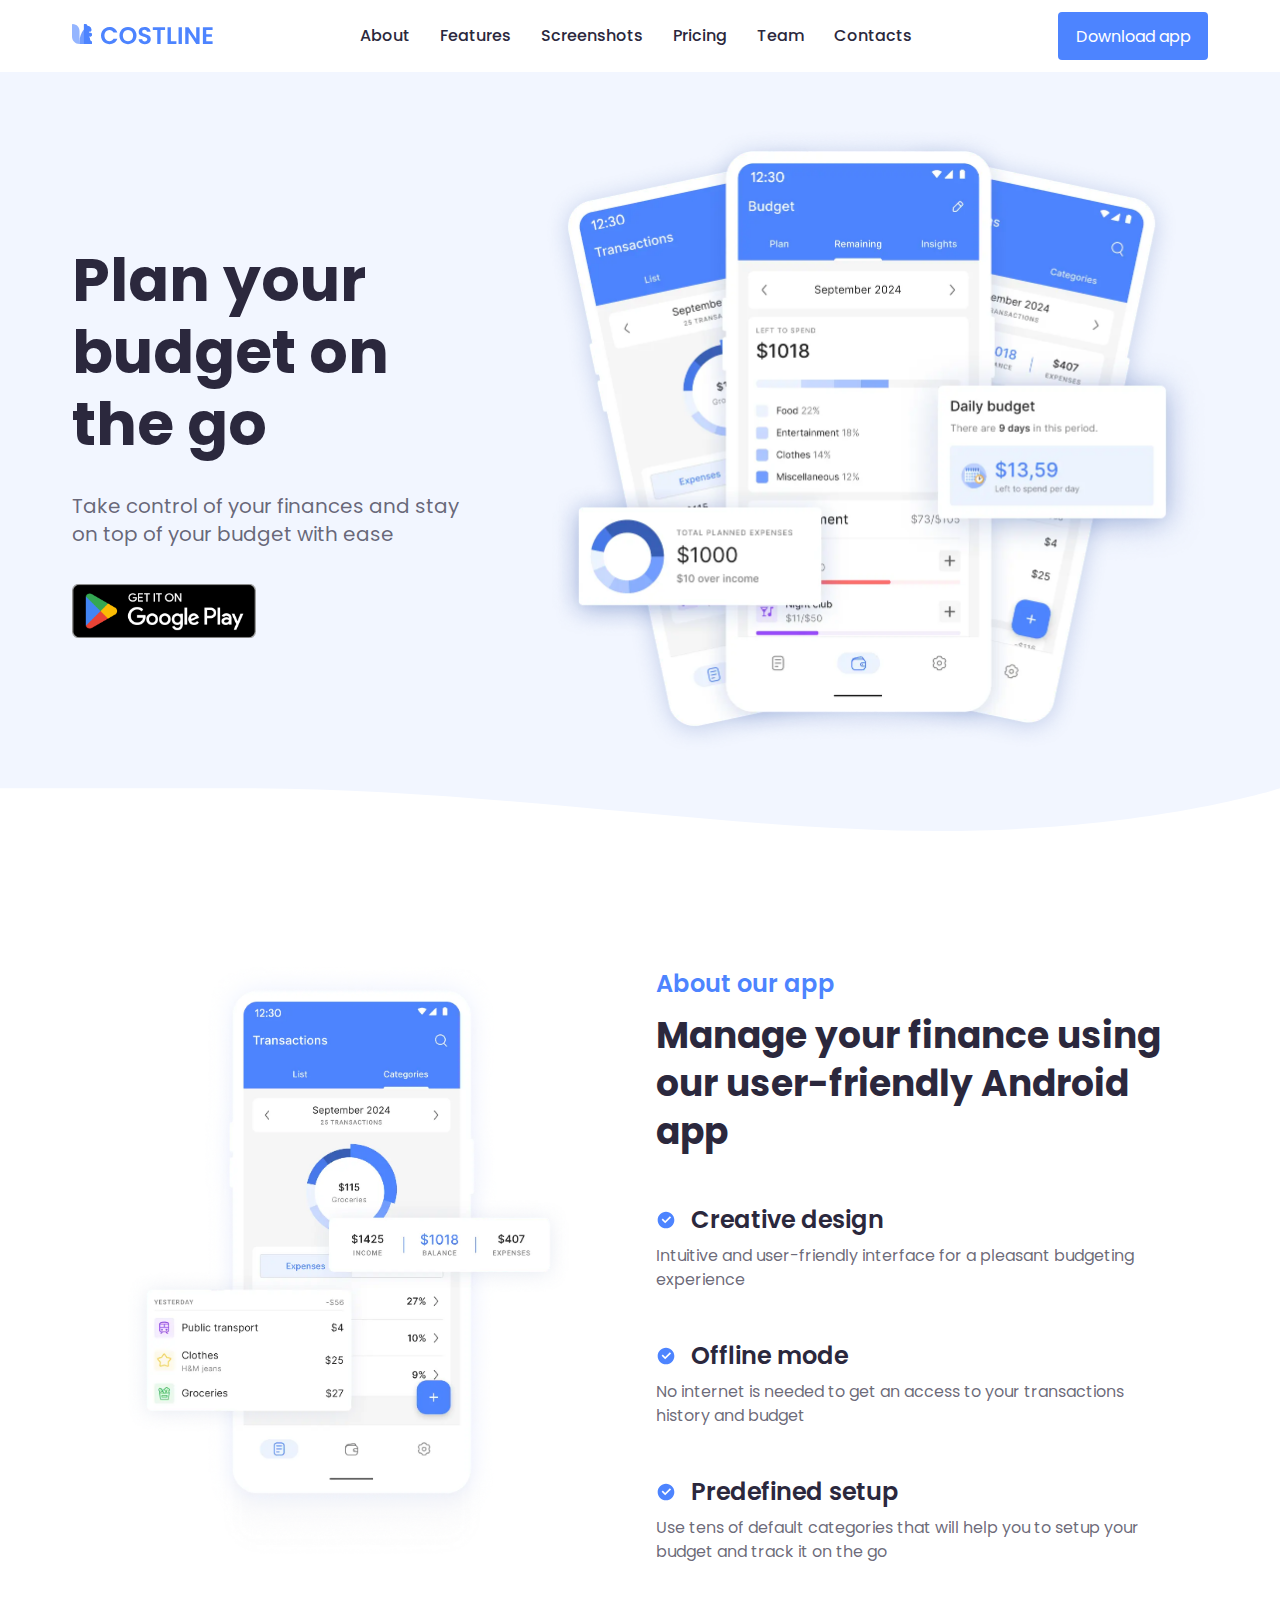
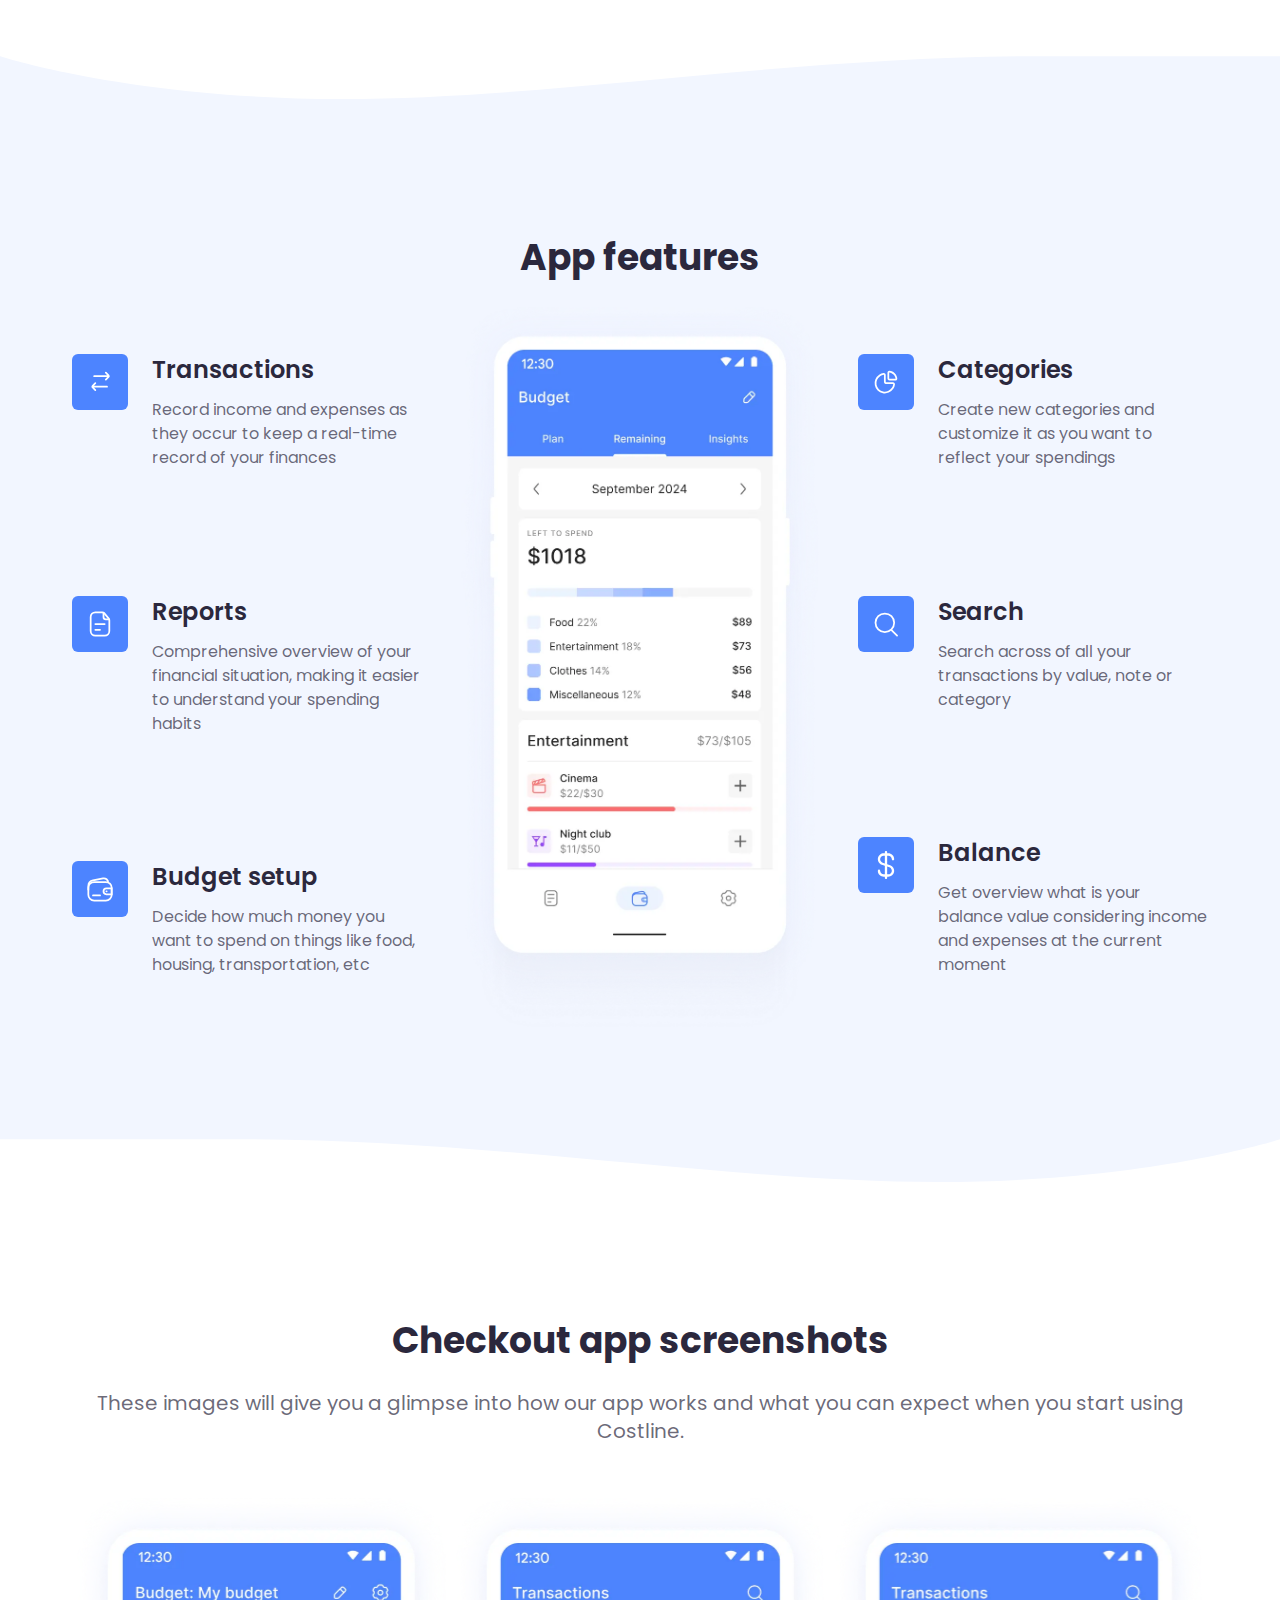
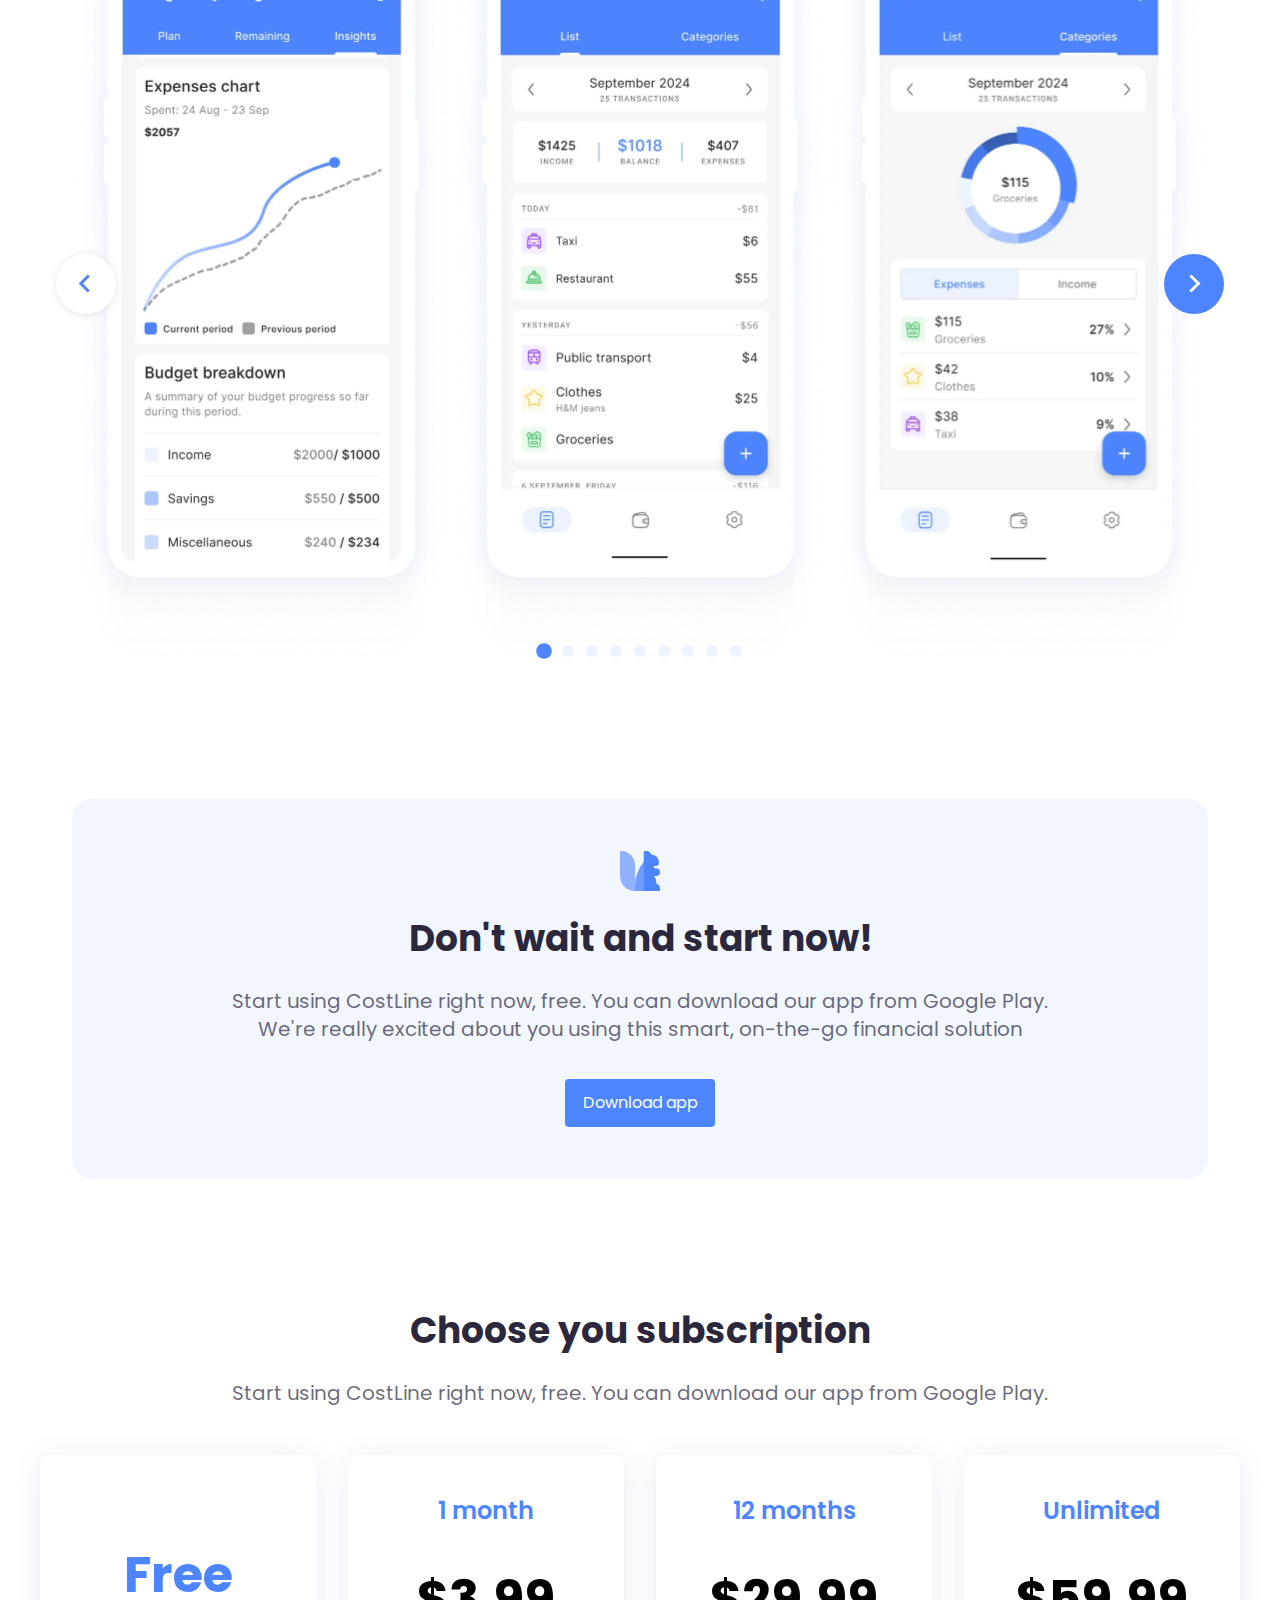
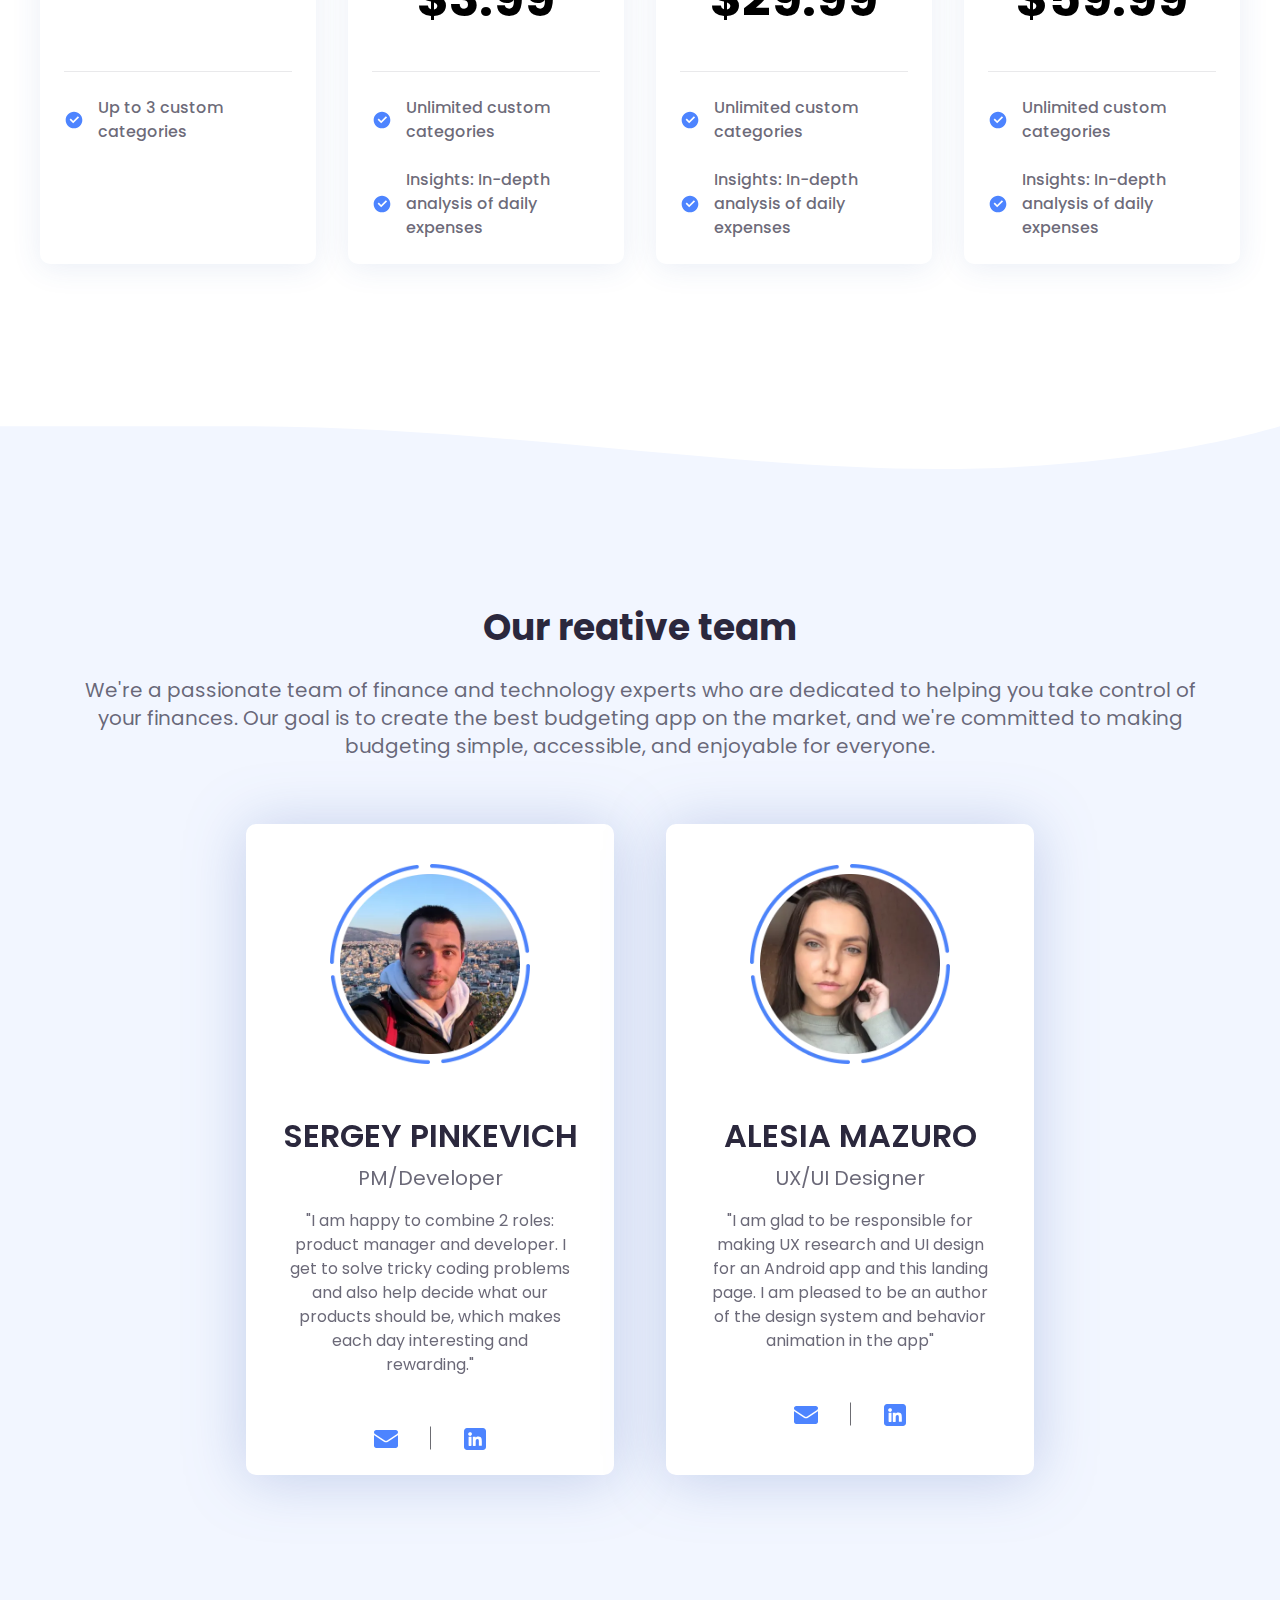
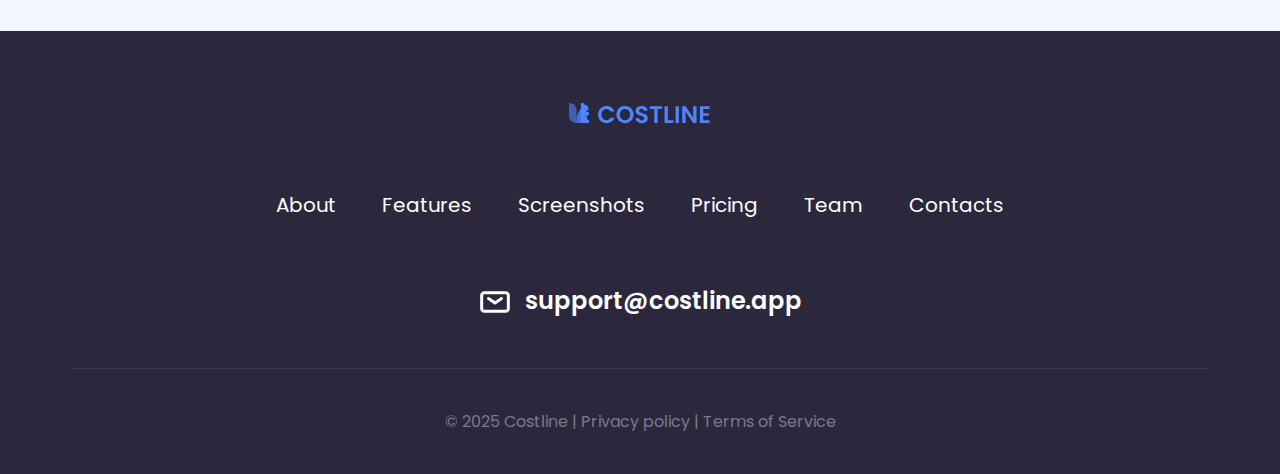
<file: index.html>
<!DOCTYPE html>
<html id="root">

<head>
    <meta charset="UTF-8">
    <meta http-equiv="X-UA-Compatible" content="IE=edge">
    <meta name="viewport" content="width=device-width, initial-scale=1.0">

    <title>Costline | Android app for budget tracking</title>
    <link rel="icon" type="image/x-icon" href="favicon.ico">

    <link rel="stylesheet" href="css/reset.css">
    <link rel="stylesheet" href="css/splide.min.css">
    <link rel="stylesheet" href="css/style.css">
</head>

<body>
    <!-- Navigation bar -->
    <nav class="navigation-block">
        <div class="navigation-block-content">
            <a href="#root" class="logo-container"></a>
            <div class="navigation-container">
                <a href="#about" class="navigation-link">About</a>
                <a href="#features" class="navigation-link">Features</a>
                <a href="#screenshot" class="navigation-link">Screenshots</a>
                <a href="#pricing" class="navigation-link">Pricing</a>
                <a href="#team" class="navigation-link">Team</a>
                <a href="#contacts" class="navigation-link">Contacts</a>
            </div>
            <a href="https://play.google.com/store/apps/details?id=app.costline&referrer=utm_source%3Dwebsite%26utm_medium%3Dnavigation_button"><button class="download-button">Download app</button></a>
            <a href="javascript:void(0);" id="open-menu" onclick="openMenu()">
                <img src="images/menu.svg" class="navigation-menu" alt="Open menu">
            </a>
        </div>
        <!-- Navigation menu for tablets and phones -->
        <div id="mobile-menu-block">
            <a href="javascript:void(0);" id="close-menu" onclick="closeMenu()" >
                <img src="images/close.svg" class="navigation-menu" alt="Close menu">
            </a>
            
            <a href="#about" class="mobile-navigation-link" onclick="closeMenu()">About</a>
            <a href="#features" class="mobile-navigation-link" onclick="closeMenu()">Features</a>
            <a href="#screenshot" class="mobile-navigation-link" onclick="closeMenu()">Screenshots</a>
            <a href="#pricing" class="mobile-navigation-link" onclick="closeMenu()">Pricing</a>
            <a href="#team" class="mobile-navigation-link" onclick="closeMenu()">Team</a>
            <a href="#contacts" class="mobile-navigation-link" onclick="closeMenu()">Contacts</a>

            <a href="mailto: support@costline.app" class="mobile-support-link">
                support@costline.app
            </a>
        </div>
    </nav>

    <!-- Main section -->
    <section class="main-section">
        <div class="main-block">
            <div class="main-block-text">
                <h1 class="main-block-title">Plan your budget on the go</h1>
                <span class="main-block-subtitle">Take control of your finances and stay on top of your budget with ease</span>
                <a href="https://play.google.com/store/apps/details?id=app.costline&referrer=utm_source%3Dwebsite%26utm_medium%3Dmain_section_button" class="main-block-button"></a>
            </div>
            <div class="main-block-image">
                <img src="images/main_illustration.webp" alt=""/>
            </div>
        </div>
    </section>
    
    <img src="images/wave.svg" alt=""/>

    <!-- About section -->
    <section class="about-section" id="about">
        <div class="about-block-text">
            <h3 class="primary-color">About our app</h3>
            <h2 class="about-block-text-title">Manage your finance using our user-friendly Android app</h2>
            <div class="about-block-text-advantage-block">
                <div class="about-block-text-advantage-title">
                    <img src="images/checkbox.svg" class="checkbox" alt="" />
                    <h3>Creative design</h3>
                </div>
                <p class="about-block-text-advantage-text">Intuitive and user-friendly interface for a pleasant budgeting experience</p>
            </div>
            <div class="about-block-text-advantage-block">
                <div class="about-block-text-advantage-title">
                    <img src="images/checkbox.svg" class="checkbox" alt="" />
                    <h3>Offline mode</h3>
                </div>
                <p class="about-block-text-advantage-text">No internet is needed to get an access to your transactions history and budget</p>
            </div>
            <div class="about-block-text-advantage-block">
                <div class="about-block-text-advantage-title">
                    <img src="images/checkbox.svg" class="checkbox" alt="" />
                    <h3>Predefined setup</h3>
                </div>
                <p class="about-block-text-advantage-text">Use tens of default categories that will help you to setup your budget and track it on the go</p>
            </div>
        </div>
        <div class="about-block-image"></div>
    </section>

    <div class="wave-block">
        <img src="images/wave_white.svg" class="features-block-wave" alt=""/>
    </div>

    <!-- Features section -->
    <section class="features-section" id="features">
        <div class="features-block">
            <h2>App features</h2>
            <div class="features-block-content">
                <div class="features-block-content-description">
                    <div class="features-block-description">
                        <div class="features-description-icon">
                            <img src="images/arrows.svg" class="features-description-image" alt="">
                        </div>
                        <div class="features-description-text-block">
                            <h3 class="features-description-title">Transactions</h3>
                            <p class="features-description-text">Record income and expenses as they occur to keep a real-time record of your finances</p>
                        </div>
                    </div>
                    <div class="features-block-description">
                        <div class="features-description-icon">
                            <img src="images/document.svg" class="features-description-image" alt="">
                        </div>
                        <div class="features-description-text-block">
                            <h3 class="features-description-title">Reports</h3>
                            <p class="features-description-text">Comprehensive overview of your financial situation, making it easier to understand your spending habits</p>
                        </div>
                    </div>
                    <div class="features-block-description">
                        <div class="features-description-icon">
                            <img src="images/wallet.svg" class="features-description-image" alt="">
                        </div>
                        <div class="features-description-text-block">
                            <h3 class="features-description-title">Budget setup</h3>
                            <p class="features-description-text">Decide how much money you want to spend on things like food, housing, transportation, etc</p>
                        </div>
                    </div>
                </div>
                
                <div class="features-block-image">
                    <img src="images/screenshot_4.webp"/>
                </div>

                <div class="features-block-content-description">
                    <div class="features-block-description">
                        <div class="features-description-icon">
                            <img src="images/graph.svg" class="features-description-image" alt="">
                        </div>
                        <div class="features-description-text-block">
                            <h3 class="features-description-title">Categories</h3>
                            <p class="features-description-text">Create new categories and customize it as you want to reflect your spendings</p>
                        </div>
                    </div>
                    <div class="features-block-description">
                        <div class="features-description-icon">
                            <img src="images/search.svg" class="features-description-image" alt="">
                        </div>
                        <div class="features-description-text-block">
                            <h3 class="features-description-title">Search</h3>
                            <p class="features-description-text">Search across of all your transactions by value, note or category</p>
                        </div>
                    </div>
                    <div class="features-block-description">
                        <div class="features-description-icon">
                            <img src="images/dollar.svg" class="features-description-image" alt="">
                        </div>
                        <div class="features-description-text-block">
                            <h3 class="features-description-title">Balance</h3>
                            <p class="features-description-text">Get overview what is your balance value considering income and expenses at the current moment</p>
                        </div>
                    </div>
                </div>
            </div>
        </div>
    </section>

    <img src="images/wave.svg"/>

    <!-- Screenshots section -->
    <section class="screenshot-section" id="screenshot">
        <h2 class="screenshot-title">Checkout app screenshots</h2> 
        <p class="screenshot-text">These images will give you a glimpse into how our app works and what you can expect when you start using Costline.</p>
    </section>

    <section id="screenshot-carousel" class="splide" aria-label="Screenshots">
        <div class="splide__arrows">
            <button class="splide__arrow splide__arrow--prev screenshot-arrow-prev">
                <svg xmlns="http://www.w3.org/2000/svg" viewBox="0 0 40 40" width="40" height="40" focusable="false"><path d="m15.5 0.932-4.3 4.38 14.5 14.6-14.5 14.5 4.3 4.4 14.6-14.6 4.4-4.3-4.4-4.4-14.6-14.6z" fill="#4D84FF"></path></svg>
            </button>
            <button class="splide__arrow splide__arrow--next screenshot-arrow-next">
                <svg xmlns="http://www.w3.org/2000/svg" viewBox="0 0 40 40" width="40" height="40" focusable="false"><path d="m15.5 0.932-4.3 4.38 14.5 14.6-14.5 14.5 4.3 4.4 14.6-14.6 4.4-4.3-4.4-4.4-14.6-14.6z" fill="#FFFFFF"></path></svg>
            </button>
        </div>

        <div class="splide__track">
              <ul class="splide__list">
                <li class="splide__slide">
                    <img src="images/screenshot_1.webp" class="screenshot-image" alt="">
                </li>
                <li class="splide__slide">
                    <img src="images/screenshot_2.webp" class="screenshot-image" alt="">
                </li>
                <li class="splide__slide">
                    <img src="images/screenshot_3.webp" class="screenshot-image" alt="">
                </li>
                <li class="splide__slide">
                    <img src="images/screenshot_4.webp" class="screenshot-image" alt="">
                </li>
                <li class="splide__slide">
                    <img src="images/screenshot_5.webp" class="screenshot-image" alt="">
                </li>
                <li class="splide__slide">
                    <img src="images/screenshot_6.webp" class="screenshot-image" alt="">
                </li>
                <li class="splide__slide">
                    <img src="images/screenshot_7.webp" class="screenshot-image" alt="">
                </li>
                <li class="splide__slide">
                    <img src="images/screenshot_8.webp" class="screenshot-image" alt="">
                </li>
                <li class="splide__slide">
                    <img src="images/screenshot_9.webp" class="screenshot-image" alt="">
                </li>
            </ul>
        </div>
    </section>

    <!-- Download section -->
    <section class="download-section">
        <div class="download-block">
            <img src="images/logo_icon.svg" class="logo-icon" alt="">
            <h2 class="download-title">Don't wait and start now!</h2>
            <p class="download-text">Start using CostLine right now, free. You can download our app from Google Play. We're really excited about you using this smart, on-the-go financial solution</p>
            <a href="https://play.google.com/store/apps/details?id=app.costline&referrer=utm_source%3Dwebsite%26utm_medium%3Ddownload_section_button"><button class="download-button download-section-button">Download app</button></a>
        </div>
    </section>

    <!-- Subscription section -->
    <section class="subscription-section" id="pricing">
        <div class="subscription-content">
            <h2 class="subscription-title">Choose you subscription</h2> 
            <p class="subscription-text">Start using CostLine right now, free. You can download our app from Google Play. </p>
            
            <div class="subscription-block">
                <div class="subscription-item">
                    <div class="subscription-item-price-free primary-color">Free</div>
                    <div class="subscription-item-features-block">
                        <div class="subscription-item-feature">
                            <img src="images/checkbox.svg" class="checkbox" alt="" />
                            <p class="subscription-feature-text">Up to 3 custom categories</p>
                        </div>
                    </div>
                </div>
                <div class="subscription-item">
                    <div class="subscription-item-period">1 month</div>
                    <div class="subscription-item-price">$3.99</div>
                    <div class="subscription-item-features-block">
                        <div class="subscription-item-feature">
                            <img src="images/checkbox.svg" class="checkbox" alt="" />
                            <p class="subscription-feature-text">Unlimited custom categories</p>
                        </div>
                        <div class="subscription-item-feature">
                            <img src="images/checkbox.svg" class="checkbox" alt="" />
                            <p class="subscription-feature-text">Insights: In-depth analysis of daily expenses</p>
                        </div>
                    </div>
                </div>
                <div class="subscription-item">
                    <div class="subscription-item-period">12 months</div>
                    <div class="subscription-item-price">$29.99</div>
                    <div class="subscription-item-features-block">
                        <div class="subscription-item-feature">
                            <img src="images/checkbox.svg" class="checkbox" alt="" />
                            <p class="subscription-feature-text">Unlimited custom categories</p>
                        </div>
                        <div class="subscription-item-feature">
                            <img src="images/checkbox.svg" class="checkbox" alt="" />
                            <p class="subscription-feature-text">Insights: In-depth analysis of daily expenses</p>
                        </div>
                    </div>
                </div>
                <div class="subscription-item">
                    <div class="subscription-item-period">Unlimited</div>
                    <div class="subscription-item-price">$59.99</div>
                    <div class="subscription-item-features-block">
                        <div class="subscription-item-feature">
                            <img src="images/checkbox.svg" class="checkbox" alt="" />
                            <p class="subscription-feature-text">Unlimited custom categories</p>
                        </div>
                        <div class="subscription-item-feature">
                            <img src="images/checkbox.svg" class="checkbox" alt="" />
                            <p class="subscription-feature-text">Insights: In-depth analysis of daily expenses</p>
                        </div>
                    </div>
                </div>
            </div>
        </div>
    </section>

    <div class="wave-block">
        <img src="images/wave_white.svg" class="team-block-wave"/>
    </div>

    <!-- Team section -->
    <section class="team-section" id="team">
        <div class="team-block">
            <h2>Our reative team</h2> 
            <p class="team-section-description">We're a passionate team of finance and technology experts who are dedicated to helping you take control of your finances. Our goal is to create the best budgeting app on the market, and we're committed to making budgeting simple, accessible, and enjoyable for everyone.</p>
            <div class="team-members">
                <div class="team-member-card">
                    <img src="images/avatar1.webp" class="team-member-image" alt="">
                    <p class="team-member-name">Sergey Pinkevich</p>
                    <p class="team-member-role">PM/Developer</p>
                    <p class="team-member-description">"I am happy to combine 2 roles: product manager and developer. I get to solve tricky coding problems and also help decide what our products should be, which makes each day interesting and rewarding."</p>
                    <div class="team-member-contacts">
                        <a href="mailto: sergeipinkevich163@gmail.com">
                            <img src="images/mail.svg" class="team-member-contact-icon" alt="Send email"/>
                        </a>
                        <img src="images/divider.svg" class="team-member-contact-icon-divider"/>
                        <a href="https://www.linkedin.com/in/sergey-pinkevich/" target="_blank">
                            <img src="images/linkedin.svg" class="team-member-contact-icon" alt="Open LinkedIn"/>
                        </a>
                    </div>
                </div>
                <div class="team-member-card">
                    <img src="images/avatar2.webp" class="team-member-image">
                    <p class="team-member-name">Alesia Mazuro</p>
                    <p class="team-member-role">UX/UI Designer</p>
                    <p class="team-member-description">"I am glad to be responsible for making UX research and UI design for an Android app and this landing page. I am pleased to be an author of the design system and behavior animation in the app"</p>
                    <div class="team-member-contacts">
                        <a href="mailto: alesik.mazuro@gmail.com">
                            <img src="images/mail.svg" class="team-member-contact-icon" alt="Send email"/>
                        </a>
                        <img src="images/divider.svg" class="team-member-contact-icon-divider" alt=""/>
                        <a href="https://www.linkedin.com/in/alesia-mazuro/" target="_blank">
                            <img src="images/linkedin.svg" class="team-member-contact-icon" alt="Open LinkedIn"/>
                        </a>
                    </div>
                </div>
            </div>
        </div>
    </section>

    <footer class="footer" id="contacts">
        <div class="footer-block">
            <div class="footer-content">
                <a href="#root" class="footer-logo"></a>
                <div class="footer-menu">
                    <a href="#about" class="footer-navigation-link">About</a>
                    <a href="#features" class="footer-navigation-link">Features</a>
                    <a href="#screenshot" class="footer-navigation-link">Screenshots</a>
                    <a href="#pricing" class="footer-navigation-link">Pricing</a>
                    <a href="#team" class="footer-navigation-link">Team</a>
                    <a href="#contacts" class="footer-navigation-link">Contacts</a>
                </div>
                <div class="footer-support-link">
                    <a href="mailto: support@costline.app" class="footer-support-link-text">
                        <svg width="32" height="32" viewBox="0 0 32 32" fill="none" xmlns="http://www.w3.org/2000/svg" class="footer-support-link-icon">
                            <path d="M9.5 12.5L16 17L22.5 12.5" stroke-width="3" stroke-linecap="round" stroke-linejoin="round"/>
                            <path d="M2.66669 22.6665V9.33317C2.66669 8.62593 2.94764 7.94765 3.44774 7.44755C3.94783 6.94746 4.62611 6.6665 5.33335 6.6665H26.6667C27.3739 6.6665 28.0522 6.94746 28.5523 7.44755C29.0524 7.94765 29.3334 8.62593 29.3334 9.33317V22.6665C29.3334 23.3737 29.0524 24.052 28.5523 24.5521C28.0522 25.0522 27.3739 25.3332 26.6667 25.3332H5.33335C4.62611 25.3332 3.94783 25.0522 3.44774 24.5521C2.94764 24.052 2.66669 23.3737 2.66669 22.6665Z" stroke-width="3"/>
                        </svg>                            
                        support@costline.app
                    </a>
                </div>
            </div>
            <div class="footer-info">
                © 2025 Costline | 
                <a href="privacy.html" class="footer-link">Privacy policy</a> |
                <a href="terms.html" class="footer-link">Terms of Service</a>
            </div>
        </div>
    </footer>

    <script src="script/splide.min.js"></script>
    <script src="script/index.js"></script>
</body>

</html>
</file>
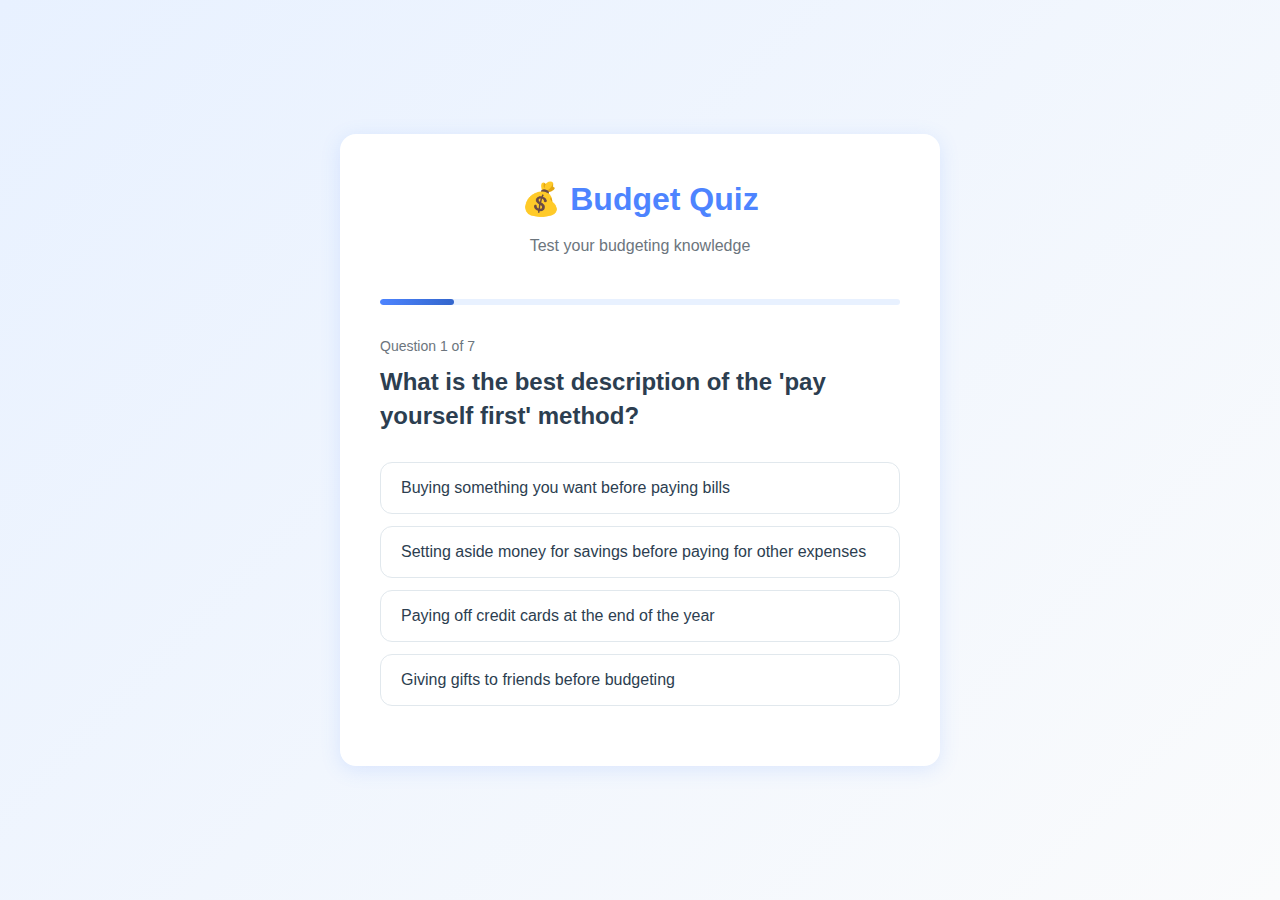
<file: quiz/index.html>
<!DOCTYPE html>
<html lang="en">
<head>
    <meta charset="UTF-8">
    <meta name="viewport" content="width=device-width, initial-scale=1.0">
    <title>Budgeting Knowledge Quiz</title>
    <script defer src="https://cloud.umami.is/script.js" data-website-id="269e48bc-eb47-479a-8fc6-8217448127fa"></script>
    <style>
        /* Helper to use hex colors and other properties as variables */
        :root {
            --primary-blue: #4D84FF;
            --light-blue: #E8F1FF;
            --dark-blue: #3366CC;
            --success-green: #28A745;
            --error-red: #DC3545;
            --text-dark: #2C3E50;
            --text-gray: #6C757D;
            --background-light: #FAFBFC;
            --white: #FFFFFF;
            --shadow: 0 4px 20px rgba(77, 132, 255, 0.15);
            --shadow-hover: 0 6px 30px rgba(77, 132, 255, 0.2);
        }

        * {
            margin: 0;
            padding: 0;
            box-sizing: border-box;
        }

        body {
            font-family: 'Poppins', sans-serif;
            background: linear-gradient(135deg, var(--light-blue) 0%, var(--background-light) 100%);
            min-height: 100vh;
            display: flex;
            align-items: center;
            justify-content: center;
            padding: 20px;
            line-height: 1.6;
            color: var(--text-dark);
        }

        a {
            color: #FFFFFF;
            text-decoration: none;
        }

        .quiz-container {
            background: var(--white);
            border-radius: 16px;
            box-shadow: var(--shadow);
            padding: 40px;
            width: 100%;
            max-width: 600px;
            transition: box-shadow 0.3s ease;
        }

        .quiz-container:hover {
            box-shadow: var(--shadow-hover);
        }

        .header {
            text-align: center;
            margin-bottom: 40px;
        }

        .logo {
            font-size: 32px;
            font-weight: 700;
            color: var(--primary-blue);
            margin-bottom: 8px;
        }

        .subtitle {
            color: var(--text-gray);
            font-size: 16px;
        }

        .progress-bar {
            width: 100%;
            height: 6px;
            background: var(--light-blue);
            border-radius: 3px;
            margin-bottom: 30px;
            overflow: hidden;
        }

        .progress-fill {
            height: 100%;
            background: linear-gradient(90deg, var(--primary-blue), var(--dark-blue));
            border-radius: 3px;
            transition: width 0.5s ease;
            width: 0%;
        }

        .question-number {
            color: var(--text-gray);
            font-size: 14px;
            font-weight: 500;
            margin-bottom: 8px;
        }

        .question-text {
            font-size: 24px;
            font-weight: 600;
            color: var(--text-dark);
            margin-bottom: 30px;
            line-height: 1.4;
        }

        .options-container {
            display: flex;
            flex-direction: column;
            gap: 12px;
            margin-bottom: 20px;
        }

        .option-button {
            background: var(--white);
            border: 1px solid #E1E8ED;
            border-radius: 12px;
            padding: 16px 20px;
            font-size: 16px;
            font-weight: 500;
            color: var(--text-dark);
            cursor: pointer;
            transition: all 0.2s ease;
            text-align: left;
            position: relative;
            outline: none;
        }

        .option-button:hover {
            border-color: var(--primary-blue);
            background: var(--light-blue);
            /* transform: translateY(-1px); */ 
        }
        
        /* 
        .option-button:active {
            transform: translateY(0);
        } 
        */

        .option-button.correct {
            border-color: var(--success-green);
            background: #F0F8F0;
            color: var(--success-green);
        }

        .option-button.incorrect {
            border-color: var(--error-red);
            background: #FDF2F2;
            color: var(--error-red);
        }

        .option-button.disabled {
            cursor: not-allowed;
        }

        .explanation {
            background: var(--light-blue);
            border-radius: 8px;
            padding: 16px;
            margin: 20px 0;
            font-size: 14px;
            color: var(--text-gray);
            display: none;
        }

        .explanation.show {
            display: block;
            animation: fadeIn 0.3s ease;
        }

        @keyframes fadeIn {
            from { opacity: 0; transform: translateY(10px); }
            to { opacity: 1; transform: translateY(0); }
        }

        .button-wrapper {
            display: flex;
            justify-content: end;
        }

        .next-button {
            background: var(--primary-blue);
            color: var(--white);
            border: none;
            border-radius: 8px;
            padding: 12px 24px;
            font-size: 16px;
            font-weight: 600;
            cursor: pointer;
            transition: all 0.2s ease;
            display: none;
            margin-top: 20px;
        }

        .next-button:hover {
            background: var(--dark-blue);
        }

        .next-button.show {
            display: inline-block;
        }

        .results {
            text-align: center;
            display: none;
        }

        .results.show {
            display: block;
            animation: fadeIn 0.5s ease;
        }

        .score {
            font-size: 48px;
            font-weight: 700;
            color: var(--primary-blue);
            margin-bottom: 16px;
            display: flex;
            justify-content: center;
            gap: 4px;
        }

        .score-text {
            font-size: 24px;
            font-weight: 600;
            color: var(--text-dark);
            margin-bottom: 20px;
        }

        .cta-message {
            font-size: 16px;
            color: var(--text-gray);
            margin-bottom: 30px;
            line-height: 1.5;
        }

        .cta-button {
            background: linear-gradient(135deg, var(--primary-blue), var(--dark-blue));
            color: var(--white);
            border: none;
            border-radius: 12px;
            padding: 16px 32px;
            font-size: 18px;
            font-weight: 600;
            cursor: pointer;
            transition: all 0.3s ease;
            text-decoration: none;
            display: inline-block;
            box-shadow: 0 4px 15px rgba(77, 132, 255, 0.3);
        }

        .cta-button:hover {
            box-shadow: 0 6px 20px rgba(77, 132, 255, 0.4);
        }

        /* Responsive Design */
        @media (max-width: 768px) {
            body {
                padding: 16px;
            }

            .quiz-container {
                padding: 24px;
                border-radius: 12px;
            }

            .question-text {
                font-size: 20px;
            }

            .option-button {
                padding: 14px 16px;
                font-size: 15px;
            }

            .score {
                font-size: 36px;
            }

            .score-text {
                font-size: 20px;
            }
        }

        @media (max-width: 480px) {
            .quiz-container {
                padding: 20px;
            }

            .question-text {
                font-size: 18px;
            }

            .option-button {
                padding: 12px 14px;
                font-size: 14px;
            }

            .cta-button {
                padding: 14px 24px;
                font-size: 16px;
            }
        }
    </style>
</head>
<body>
    <div class="quiz-container">
        <div class="header">
            <div class="logo">💰 Budget Quiz</div>
            <div class="subtitle">Test your budgeting knowledge</div>
        </div>

        <div class="progress-bar" id="progressBar">
            <div class="progress-fill" id="progressFill"></div>
        </div>

        <div id="questionContainer" class="question-container">
            <div class="question-number" id="questionNumber">Question 1 of 7</div>
            <div class="question-text" id="questionText"></div>
            <div class="options-container" id="optionsContainer"></div>
            <div class="explanation" id="explanation"></div>
            <div class="button-wrapper">
                <button class="next-button" id="nextButton" onclick="nextQuestion()">Next Question</button>
            </div>
        </div>

        <div id="results" class="results">
            <div class="score">
                <span id="correctAnswers">0</span>
                <span>/</span>
                <span id="totalAnswers">7</span>
            </div>
            <div class="score-text"><span id="scorePrefix"></span><br>You answered correctly on <span id="scoreText">0</span>% of the questions!</div>
            <div class="cta-message" id="ctaMessage"></div>
            <div id="ctaContainer"></div>
        </div>
    </div>

    <script>
        const quizData = [
            {
                "question": "What is the best description of the 'pay yourself first' method?",
                "options": [
                    "Buying something you want before paying bills",
                    "Setting aside money for savings before paying for other expenses",
                    "Paying off credit cards at the end of the year",
                    "Giving gifts to friends before budgeting"
                ],
                "correct": 1,
                "explanation": "The 'pay yourself first' method means prioritizing savings by setting aside money before covering other expenses."
            },
            {
                "question": "Why is it important to track all your expenses?",
                "options": [
                    "To prepare for a loan application",
                    "To identify where your money goes and control spending",
                    "To pay taxes on time",
                    "To compare your spending with friends"
                ],
                "correct": 1,
                "explanation": "Tracking expenses helps you understand your spending habits and find areas where you can reduce costs to save more."
            },
            {
                "question": "Which of the following is a 'need' rather than a 'want'?",
                "options": [
                    "A monthly streaming subscription",
                    "New smartphone upgrade",
                    "Rent or mortgage payment",
                    "Designer shoes"
                ],
                "correct": 2,
                "explanation": "Needs are essentials for living, such as housing, food, and utilities, while wants are non-essential extras."
            },
            {
                "question": "If you face an unexpected large expense, what is the best approach?",
                "options": [
                    "Use your emergency fund",
                    "Put it on a credit card and ignore the balance",
                    "Ask friends for money before trying anything else",
                    "Stop paying other bills temporarily"
                ],
                "correct": 0,
                "explanation": "An emergency fund is specifically set aside to cover unexpected expenses without going into debt."
            },
            {
                "question": "What is the benefit of setting spending limits for categories in your budget?",
                "options": [
                    "It guarantees you will save the same amount each month",
                    "It eliminates the need to track expenses",
                    "It helps you avoid paying taxes",
                    "It prevents overspending in certain areas"
                ],
                "correct": 3,
                "explanation": "Spending limits keep your expenses under control and ensure money is available for other priorities."
            },
            {
                "question": "Which of the following is the best example of a financial goal?",
                "options": [
                    "Spending less on groceries",
                    "Avoiding credit card debt",
                    "Saving enough to buy a car in 2 years",
                    "Cooking at home more often"
                ],
                "correct": 2,
                "explanation": "A financial goal should be specific, measurable, and time-bound, like saving for a car within a set timeframe."
            },
            {
                "question": "If you regularly overspend your budget each month, what is the most effective first step?",
                "options": [
                    "Take out a loan to cover the overspending",
                    "Cut back on non-essential expenses",
                    "Ignore it and hope income increases",
                    "Switch to cash-only payments for all expenses"
                ],
                "correct": 1,
                "explanation": "Cutting non-essential expenses helps bring spending back in line with your budget without increasing debt."
            }
        ];

        let currentQuestion = 0;
        let score = 0;
        let answered = false;

        function loadQuestion() {
            answered = false;
            const question = quizData[currentQuestion];
            
            // Update progress bar
            const progress = ((currentQuestion + 1) / quizData.length) * 100;
            document.getElementById('progressFill').style.width = progress + '%';
            
            // Update question content
            document.getElementById('questionNumber').textContent = `Question ${currentQuestion + 1} of ${quizData.length}`;
            document.getElementById('questionText').textContent = question.question;
            
            // Create option buttons
            const optionsContainer = document.getElementById('optionsContainer');
            optionsContainer.innerHTML = '';
            
            question.options.forEach((option, index) => {
                const button = document.createElement('button');
                button.className = 'option-button';
                button.textContent = option;
                button.onclick = () => selectAnswer(index);
                optionsContainer.appendChild(button);
            });
            
            // Hide explanation and next button
            document.getElementById('explanation').classList.remove('show');
            document.getElementById('nextButton').classList.remove('show');
        }

        function selectAnswer(selectedIndex) {
            if (answered) return;
            
            answered = true;
            const question = quizData[currentQuestion];
            const optionButtons = document.querySelectorAll('.option-button');
            
            // Disable all buttons and show results
            optionButtons.forEach((button, index) => {
                button.classList.add('disabled');
                if (index === question.correct) {
                    button.classList.add('correct');
                } else if (index === selectedIndex) {
                    button.classList.add('incorrect');
                }
            });
            
            // Update score if correct
            if (selectedIndex === question.correct) {
                score++;
            }
            
            // Show explanation
            const explanationDiv = document.getElementById('explanation');
            explanationDiv.textContent = question.explanation;
            explanationDiv.classList.add('show');
            
            // Show next button
            if (currentQuestion == quizData.length - 1) {
                document.getElementById('nextButton').textContent = "Show results"
            }
            document.getElementById('nextButton').classList.add('show');
        }

        function nextQuestion() {
            currentQuestion++;
            
            if (currentQuestion < quizData.length) {
                loadQuestion();
            } else {
                showResults();
            }
        }

        function showResults() {
            // Hide question container
            document.getElementById('questionContainer').style.display = 'none';
            
            // Hide progress
            document.getElementById('progressBar').style.display = 'none';
            document.getElementById('progressFill').style.display = 'none';
            
            // Show results
            const percentage = Math.round((score / quizData.length) * 100);
            document.getElementById('correctAnswers').textContent = score;
            document.getElementById('totalAnswers').textContent = quizData.length;
            document.getElementById('scoreText').textContent = percentage;

            var scorePrefixText;
            if (score == quizData.length) {
                scorePrefixText = '🌟 Perfect score! '
            } else if (score >= 3 && score <= quizData.length - 1) {
                scorePrefixText = '🎉 Well done! '
            } else {
                scorePrefixText = '📚 Keep learning :) '
            }
            document.getElementById('scorePrefix').textContent = scorePrefixText;
            
            const ctaMessage = document.getElementById('ctaMessage');
            const ctaContainer = document.getElementById('ctaContainer');
            
            if (score <= 6) {
                ctaMessage.textContent = "Want to improve your budgeting skills? Our app makes budgeting fun, simple, and effective — helping you build confidence and financial freedom";        
            } else {
                ctaMessage.textContent = "You clearly know your stuff — now keep those skills sharp with our budgeting app";
            }
            ctaContainer.innerHTML = '<button class="cta-button" data-umami-event="Download" data-umami-event-source="quiz"><a href="https://play.google.com/store/apps/details?id=app.costline&referrer=utm_source%3Dwebsite%26utm_medium%3Dquiz_button">Download app</a></button>';
            
            document.getElementById('results').classList.add('show');
        }

        // Initialize the quiz
        loadQuestion();
    </script>
</body>
</html>
</file>
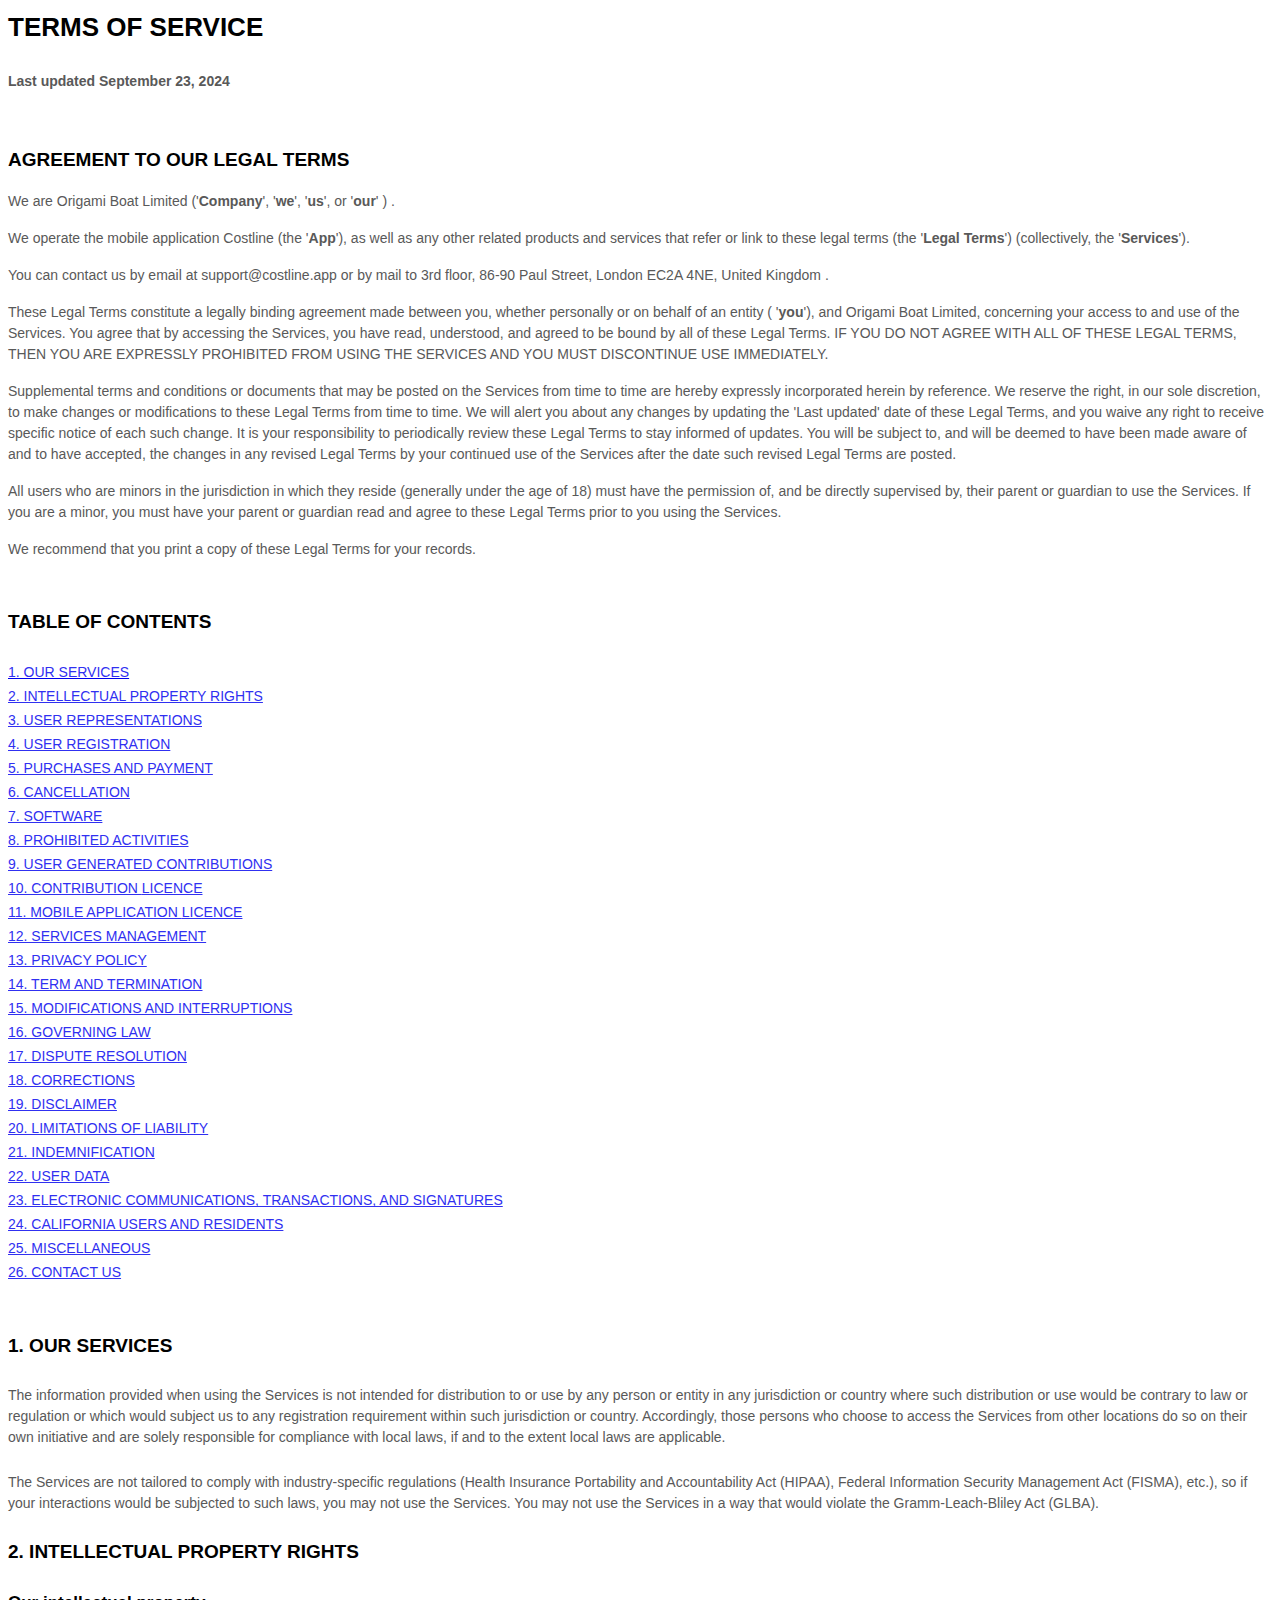
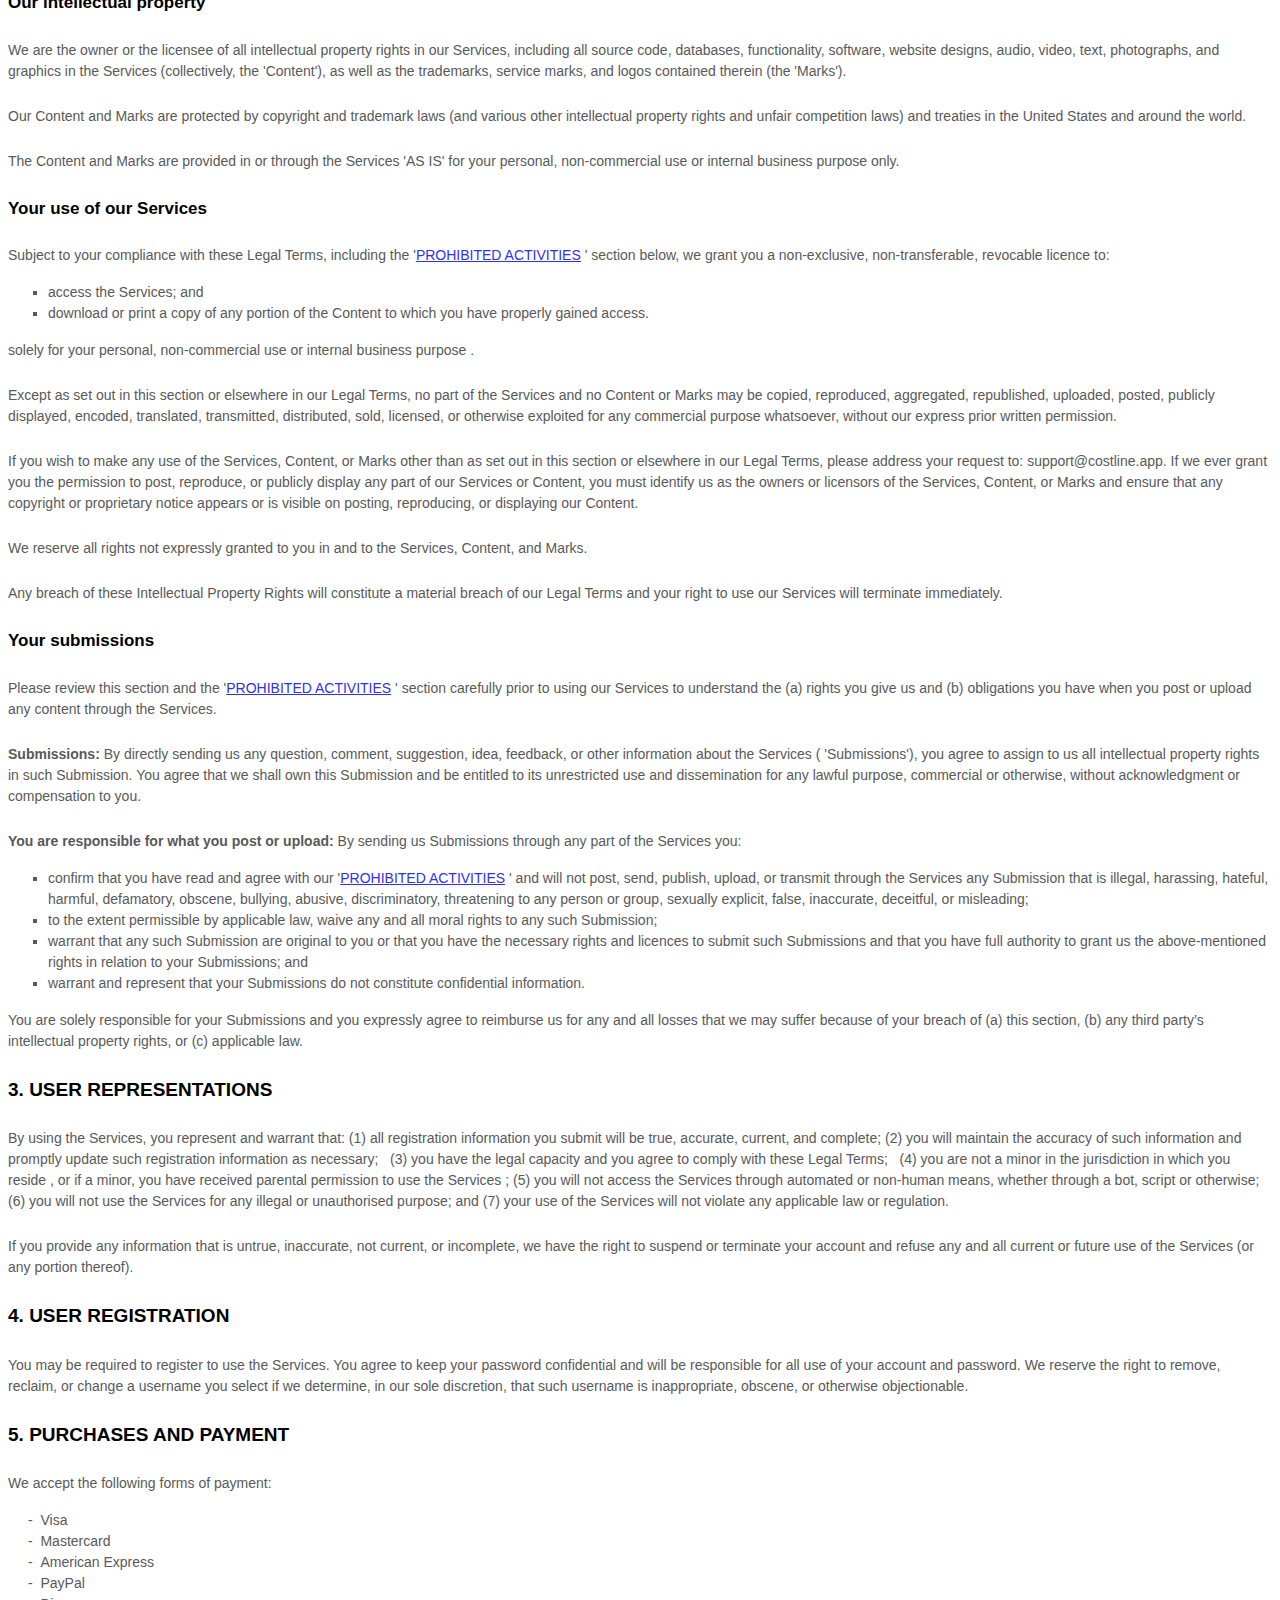
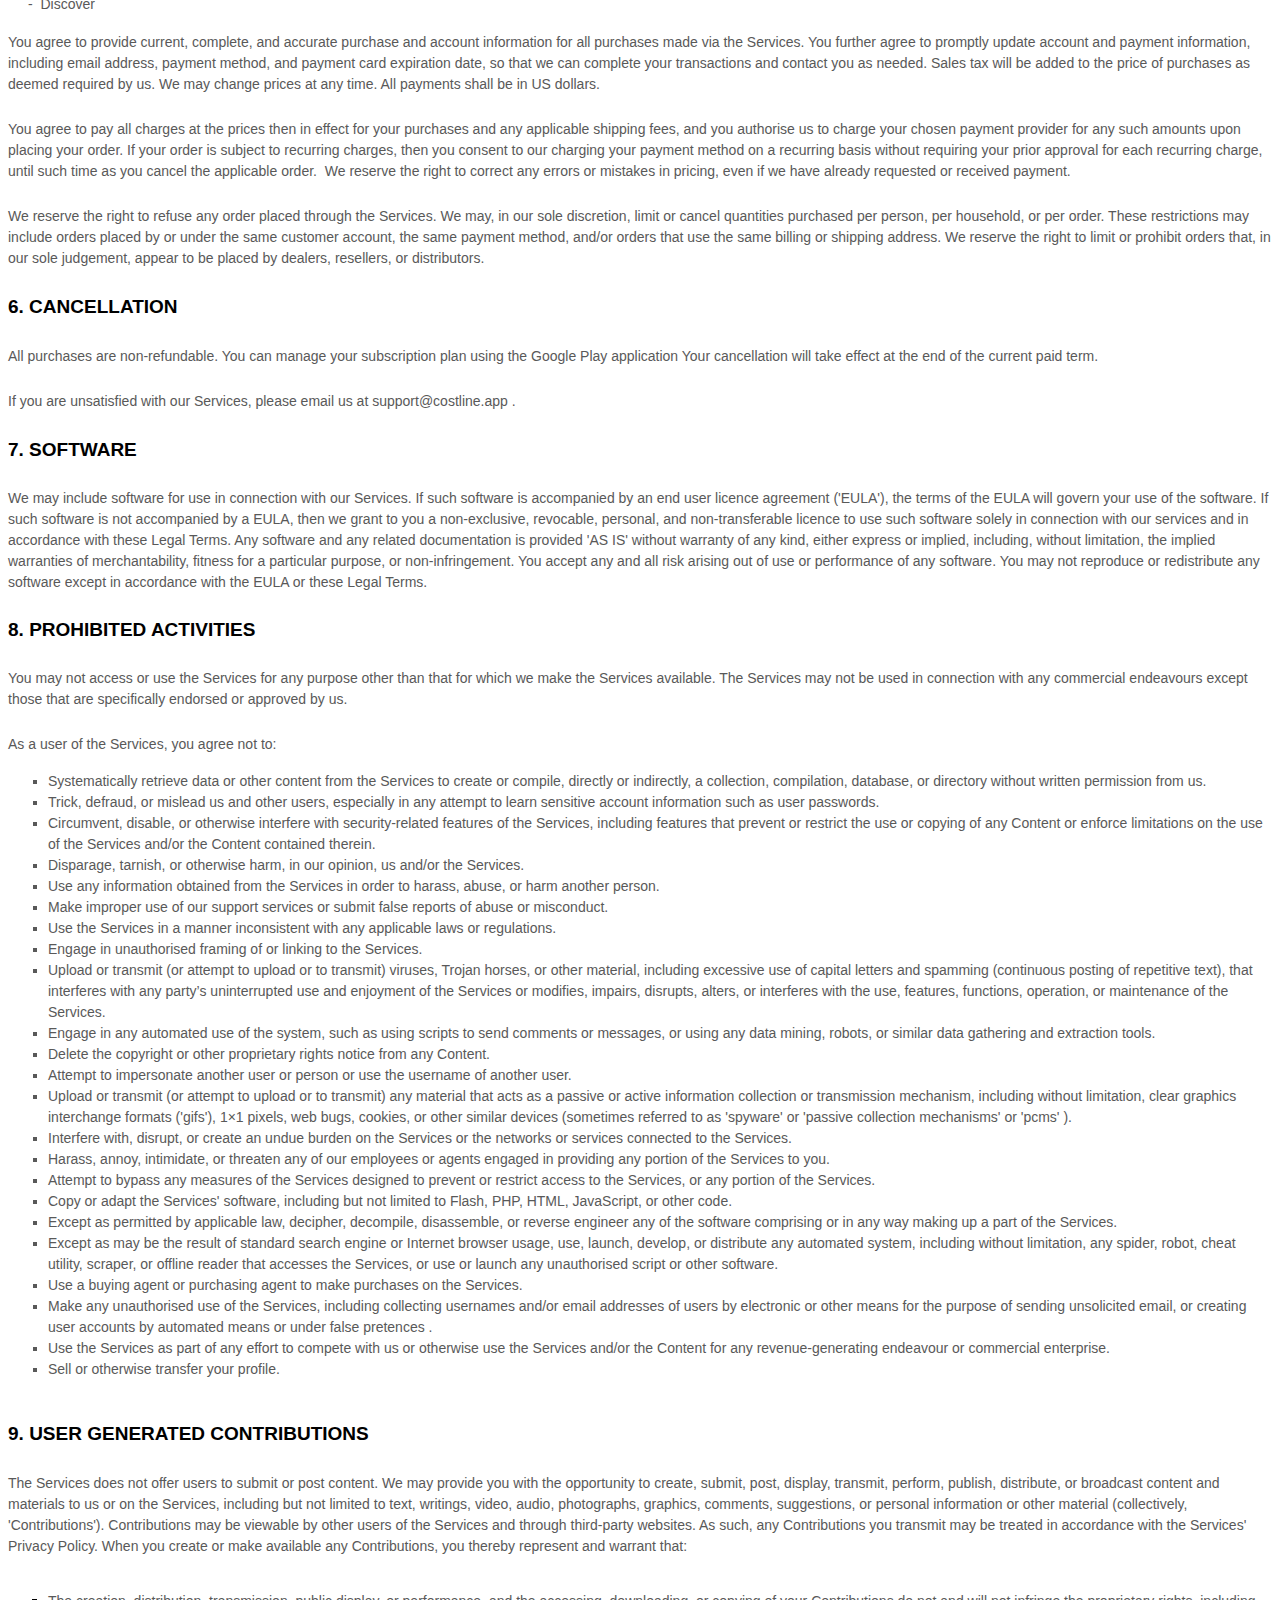
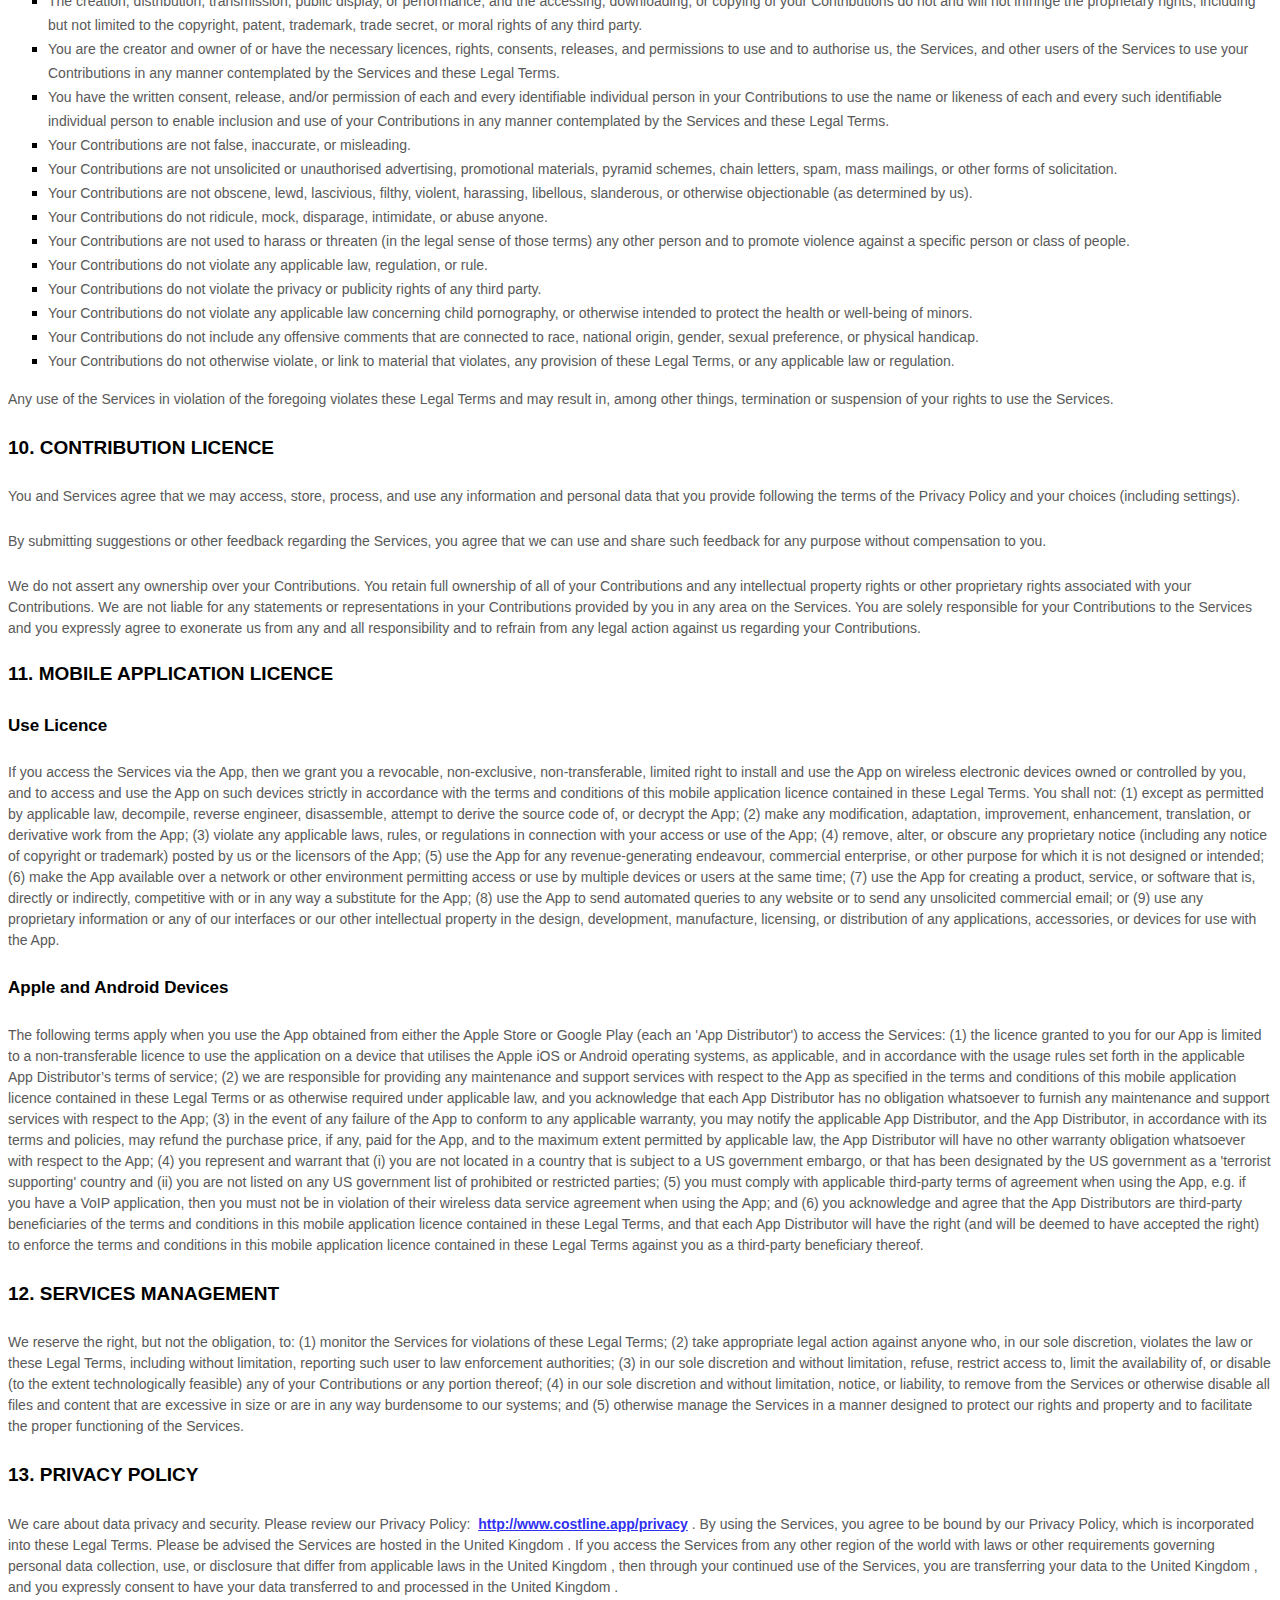
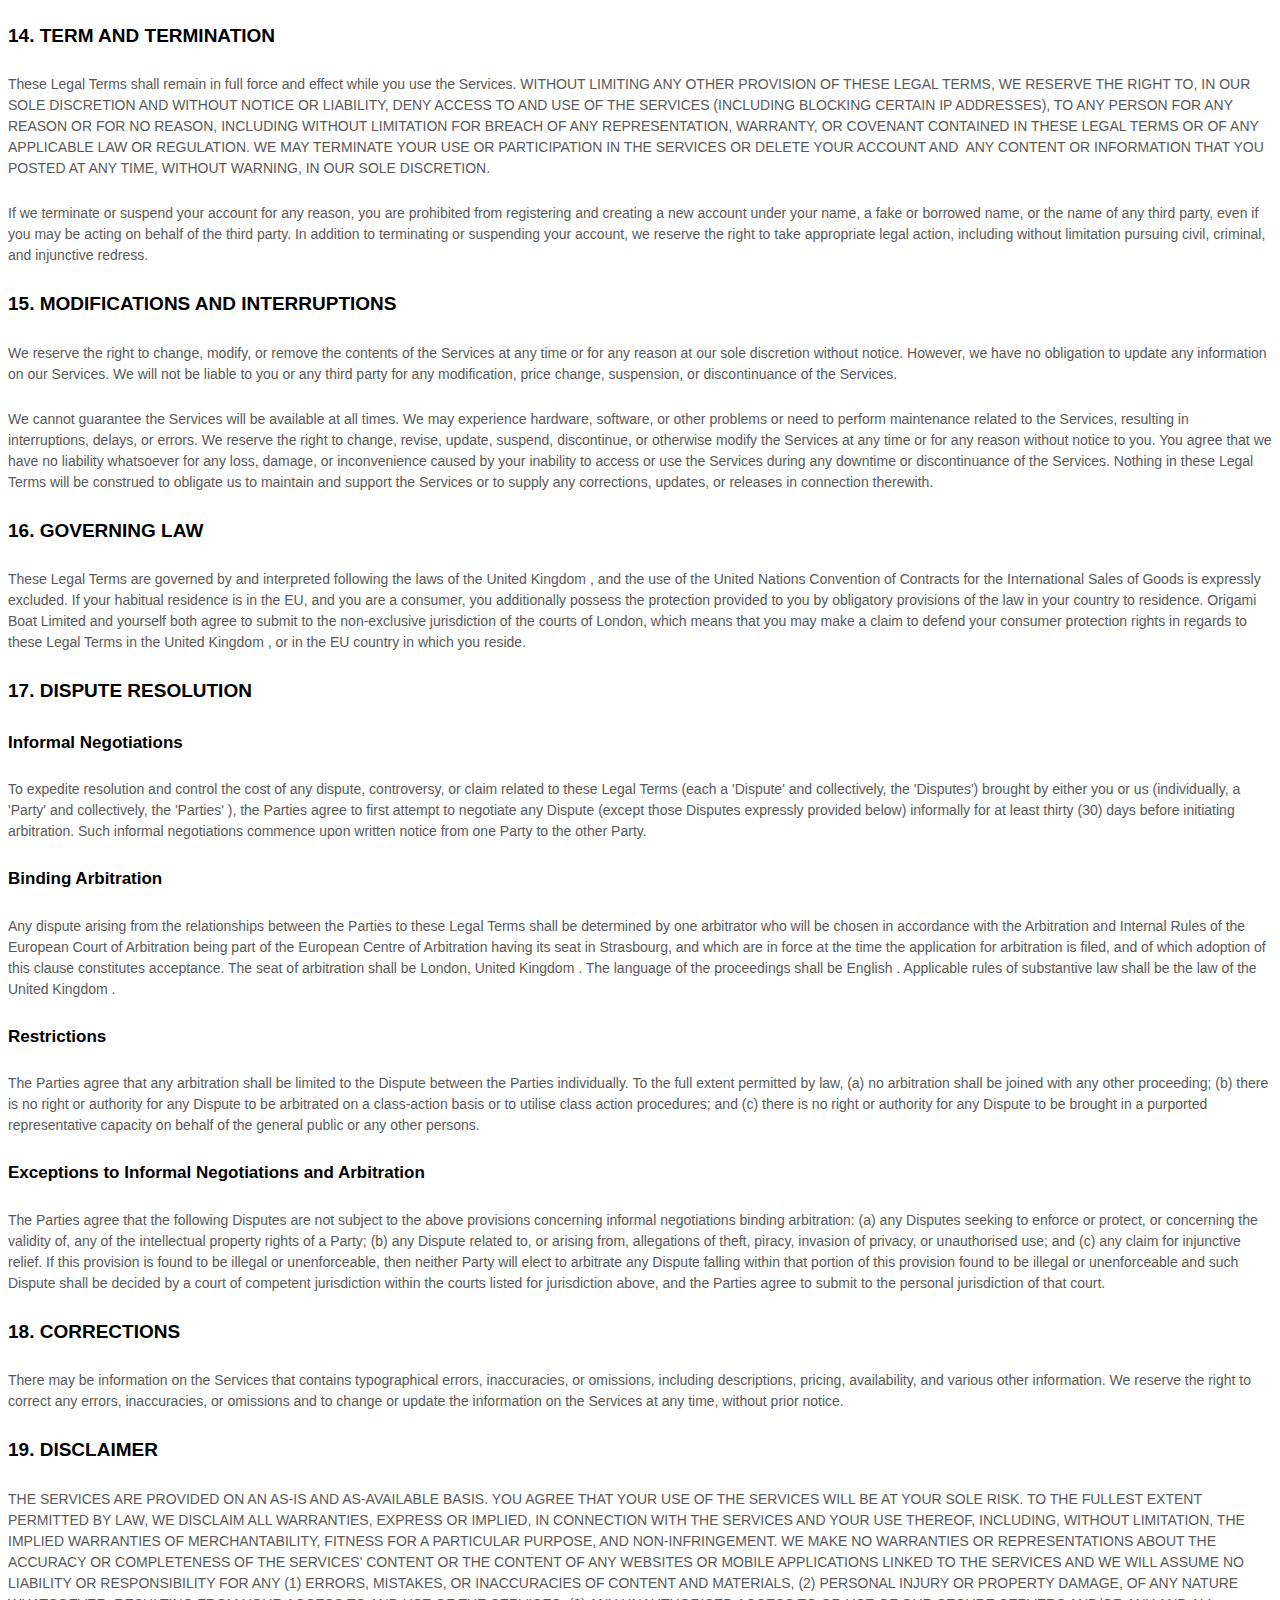
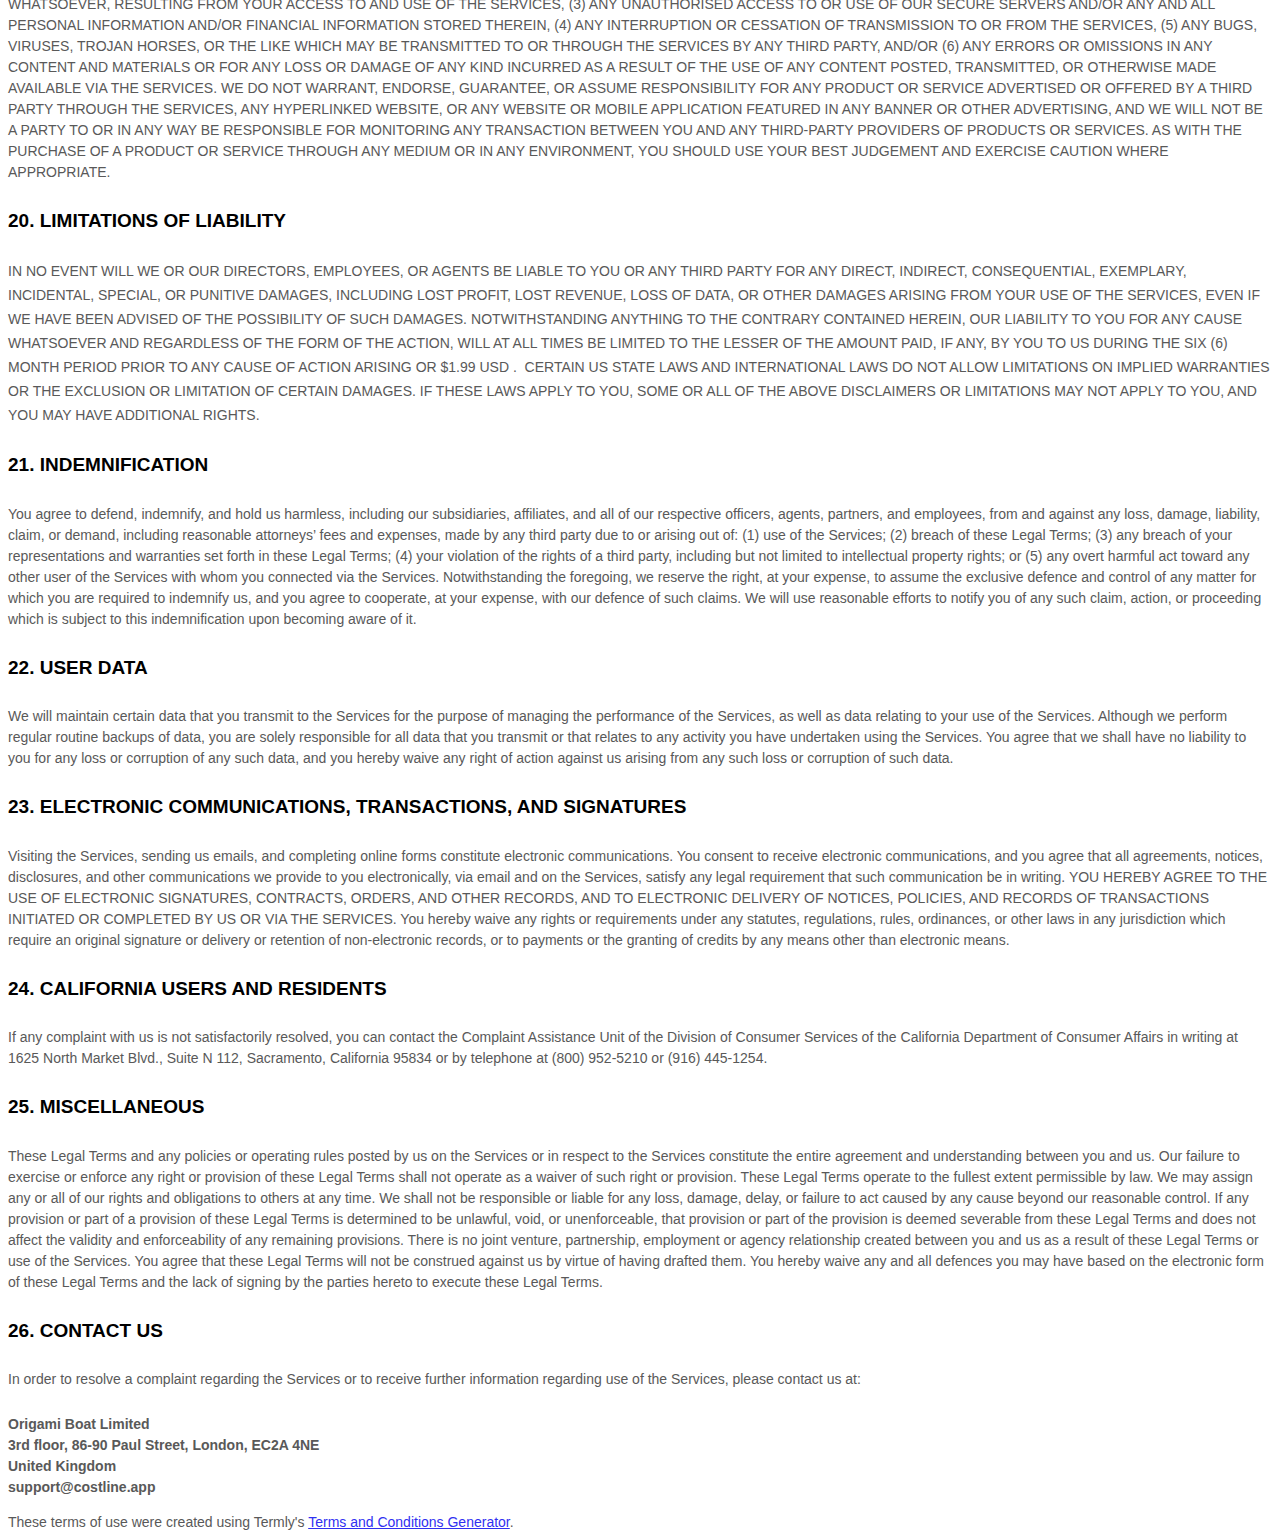
<file: terms.html>
<!DOCTYPE html>
<html>

<head>
    <meta charset="UTF-8">
    <meta http-equiv="X-UA-Compatible" content="IE=edge">
    <meta name="viewport" content="width=device-width, initial-scale=1.0">

    <title>Costline | Terms of service</title>
    <link rel="icon" type="image/x-icon" href="favicon.ico">

    <style>
        [data-custom-class='body'],
        [data-custom-class='body'] * {
            background: transparent !important;
        }

        [data-custom-class='title'],
        [data-custom-class='title'] * {
            font-family: Arial !important;
            font-size: 26px !important;
            color: #000000 !important;
        }

        [data-custom-class='subtitle'],
        [data-custom-class='subtitle'] * {
            font-family: Arial !important;
            color: #595959 !important;
            font-size: 14px !important;
        }

        [data-custom-class='heading_1'],
        [data-custom-class='heading_1'] * {
            font-family: Arial !important;
            font-size: 19px !important;
            color: #000000 !important;
        }

        [data-custom-class='heading_2'],
        [data-custom-class='heading_2'] * {
            font-family: Arial !important;
            font-size: 17px !important;
            color: #000000 !important;
        }

        [data-custom-class='body_text'],
        [data-custom-class='body_text'] * {
            color: #595959 !important;
            font-size: 14px !important;
            font-family: Arial !important;
        }

        [data-custom-class='link'],
        [data-custom-class='link'] * {
            color: #3030F1 !important;
            font-size: 14px !important;
            font-family: Arial !important;
            word-break: break-word !important;
        }

        ul {
            list-style-type: square;
        }

        ul>li>ul {
            list-style-type: circle;
        }

        ul>li>ul>li>ul {
            list-style-type: square;
        }

        ol li {
            font-family: Arial;
        }
    </style>
</head>

<body>
    <div data-custom-class="body">
        <div style="text-align: left;">
            <div class="MsoNormal" data-custom-class="title" style="line-height: 1.5;">
                <bdt class="block-component"><span style="font-size: 19px;"></bdt>
                <bdt class="question"><strong>TERMS OF SERVICE</strong></bdt>
                <bdt class="statement-end-if-in-editor"></bdt></span>
            </div>
            <div class="MsoNormal" style="line-height: 1.5;"><br></div>
            <div class="MsoNormal" data-custom-class="subtitle" style="line-height: 1.5;"><strong>Last updated</strong>
                <bdt class="question"><strong>September 23, 2024</strong></bdt>
            </div>
            <div class="MsoNormal" style="line-height: 1.1;"><br></div>
            <div class="MsoNormal" style="line-height: 115%;"><br></div>
            <div class="MsoNormal" style="line-height: 115%;"><br></div>
            <div style="line-height: 1.5;"><strong><span data-custom-class="heading_1">AGREEMENT TO OUR LEGAL
                        TERMS</span></strong></div>
        </div>
        <div style="text-align: left;">
            <div class="MsoNormal" id="agreement" style="line-height: 1.5;"><a name="_6aa3gkhykvst"></a></div>
        </div>
        <div style="line-height: 1;"><br></div>
        <div style="text-align: left;">
            <div class="MsoNormal" data-custom-class="body_text" style="line-height: 1.5;"><span style="font-size:11.0pt;line-height:115%;font-family:Arial;
      color:#595959;mso-themecolor:text1;mso-themetint:166;">We are <bdt
                        class="block-container question question-in-editor"
                        data-id="9d459c4e-c548-e5cb-7729-a118548965d2" data-type="question">Origami Boat Limited</bdt>
                    <bdt class="block-component"></bdt> (<bdt class="block-component"></bdt>'<strong>Company</strong>',
                    '<strong>we</strong>', '<strong>us</strong>', or '<strong>our</strong>'<bdt class="else-block">
                    </bdt>)<span style="font-size:11.0pt;line-height:115%;
      mso-fareast-font-family:Calibri;color:#595959;mso-themecolor:text1;
      mso-themetint:166;"><span style="font-size:11.0pt;line-height:115%;
      mso-fareast-font-family:Calibri;color:#595959;mso-themecolor:text1;
      mso-themetint:166;"><span style="font-size:11.0pt;line-height:115%;
      mso-fareast-font-family:Calibri;color:#595959;mso-themecolor:text1;
      mso-themetint:166;">
                                <bdt class="question">
                                    <bdt class="block-component">.</bdt>
                            </span>
                            <bdt class="block-component"></bdt>
                        </span></span>
                </span></span></span></span></div>
        </div>
        <div style="line-height: 1;"><br></div>
        <div style="text-align: left;">
            <div class="MsoNormal" data-custom-class="body_text" style="line-height: 1.5;"><span style="font-size:11.0pt;line-height:115%;font-family:Arial;
      color:#595959;mso-themecolor:text1;mso-themetint:166;">We operate <bdt class="block-component"></bdt>
                    <bdt class="block-component"></bdt>the mobile application <bdt class="question">Costline</bdt> (the
                    <bdt class="block-component"></bdt>'<strong>App</strong>'<bdt class="else-block"></bdt>)<bdt
                        class="statement-end-if-in-editor"></bdt>, as well as any other related products and services
                    that refer or link to these legal terms (the <bdt class="block-component"></bdt>'<strong>Legal
                        Terms</strong>'<bdt class="else-block"></bdt>) (collectively, the <bdt class="block-component">
                    </bdt>'<strong>Services</strong>'<bdt class="else-block"></bdt>).<bdt class="block-component"></bdt>
                </span></div>
            <div class="MsoNormal" style="line-height: 1;"><br></div>
            <div class="MsoNormal" data-custom-class="body_text" style="line-height: 1.5;"><span style="font-size:11.0pt;line-height:115%;font-family:Arial;
      color:#595959;mso-themecolor:text1;mso-themetint:166;">You can contact us by <bdt class="block-component">email
                        at <bdt class="question">support@costline.app</bdt>
                        <bdt class="block-component"></bdt> or by mail to <bdt class="question">3rd floor, 86-90 Paul Street,</bdt>
                        <bdt class="question">London EC2A 4NE,</bdt>
                        <bdt class="question">United Kingdom</bdt>
                        <bdt class="else-block"></bdt>.</span></div>
            <div class="MsoNormal" style="line-height: 1;"><br></div>
            <div class="MsoNormal" data-custom-class="body_text" style="line-height: 1.5;"><span style="font-size:11.0pt;line-height:115%;font-family:Arial;
      color:#595959;mso-themecolor:text1;mso-themetint:166;">These Legal Terms constitute a legally binding agreement
                    made between you, whether personally or on behalf of an entity (<bdt class="block-component"></bdt>
                    '<strong>y</strong><strong>ou</strong>'<bdt class="else-block"></bdt>), and <bdt class="question">
                        Origami Boat Limited</bdt>, concerning your access to and use of the Services. You agree that
                    by accessing the Services, you have read, understood, and agreed to be bound by all of these Legal
                    Terms. IF YOU DO NOT AGREE WITH ALL OF THESE LEGAL TERMS, THEN YOU ARE EXPRESSLY PROHIBITED FROM
                    USING THE SERVICES AND YOU MUST DISCONTINUE USE IMMEDIATELY.<bdt class="block-component"></bdt>
                </span></div>
            <div class="MsoNormal" style="line-height: 1;"><br></div>
            <div class="MsoNormal" data-custom-class="body_text" style="line-height: 1.5;"><span style="font-size:11.0pt;line-height:115%;font-family:Arial;
      color:#595959;mso-themecolor:text1;mso-themetint:166;">Supplemental terms and conditions or documents that may be
                    posted on the Services from time to time are hereby expressly incorporated herein by reference. We
                    reserve the right, in our sole discretion, to make changes or modifications to these Legal Terms
                    <bdt class="block-component"></bdt>from time to time<bdt class="else-block"></bdt>. We will alert
                    you about any changes by updating the <bdt class="block-component"></bdt>'Last updated'<bdt
                        class="else-block"></bdt> date of these Legal Terms, and you waive any right to receive specific
                    notice of each such change. It is your responsibility to periodically review these Legal Terms to
                    stay informed of updates. You will be subject to, and will be deemed to have been made aware of and
                    to have accepted, the changes in any revised Legal Terms by your continued use of the Services after
                    the date such revised Legal Terms are posted.<bdt class="else-block"></bdt>
                </span></div>
        </div>
        <div style="line-height: 1;"><br></div>
        <div style="text-align: left;">
            <div class="MsoNormal" data-custom-class="body_text" style="line-height: 1.5;">
                <bdt class="block-container if" data-type="if" id="a2595956-7028-dbe5-123e-d3d3a93ed076">
                    <bdt data-type="conditional-block">
                        <bdt data-type="body"><span style="font-size:11.0pt;line-height:115%;font-family:Arial;
      color:#595959;mso-themecolor:text1;mso-themetint:166;">
                                <bdt class="block-component"></bdt>
                                <bdt class="block-container if" data-type="if"
                                    id="a2595956-7028-dbe5-123e-d3d3a93ed076">
                                    <bdt data-type="conditional-block">
                                        <bdt data-type="body"><span
                                                style="color: rgb(89, 89, 89); font-size: 14.6667px;">All users who are
                                                minors in the jurisdiction in which they reside (generally under the age
                                                of 18) must have the permission of, and be directly supervised by, their
                                                parent or guardian to use the Services. If you are a minor, you must
                                                have your parent or guardian read and agree to these Legal Terms prior
                                                to you using the Services.</span></bdt>
                                    </bdt>
                                </bdt>
                            </span></bdt>
                    </bdt>
                    <bdt class="statement-end-if-in-editor" data-type="close"></bdt>
                </bdt>
            </div>
            <div class="MsoNormal" style="line-height: 1;"><br></div>
            <div class="MsoNormal" data-custom-class="body_text" style="line-height: 1.5;">We recommend that you print a
                copy of these Legal Terms for your records.</div>
            <div class="MsoNormal" style="line-height: 1.5;"><br></div>
            <div class="MsoNormal" style="line-height: 1.5;"><br></div>
            <div class="MsoNormal" data-custom-class="heading_1" style="line-height: 1.5;"><strong>TABLE OF
                    CONTENTS</strong></div>
            <div class="MsoNormal" style="line-height: 1.5;"><br></div>
            <div class="MsoNormal" style="line-height: 1.5;"><a href="#services"><span data-custom-class="link"><span
                            style="color: rgb(0, 58, 250); font-size: 15px;"><span data-custom-class="body_text">1. OUR
                                SERVICES</span></span></span></a></div>
            <div class="MsoNormal" style="line-height: 1.5;"><a data-custom-class="link" href="#ip"><span
                        style="color: rgb(0, 58, 250);"><span data-custom-class="body_text">2. INTELLECTUAL PROPERTY
                            RIGHTS</span></span></a></div>
            <div class="MsoNormal" style="line-height: 1.5;"><a data-custom-class="link" href="#userreps"></a><a
                    data-custom-class="link" href="#userreps"><span
                        style="color: rbg(0, 58, 250); font-size: 15px;"><span data-custom-class="body_text">3. USER
                            REPRESENTATIONS</span></span></a></div>
            <div class="MsoNormal" style="line-height: 1.5;"><span style="font-size: 15px;"><span
                        data-custom-class="body_text">
                        <bdt class="block-component"></bdt>
                    </span></span><a data-custom-class="link" href="#userreg"><span
                        style="color: rgb(0, 58, 250); font-size: 15px;"><span data-custom-class="body_text">4. USER
                            REGISTRATION</span></span></a><span style="font-size: 15px;"><span
                        data-custom-class="body_text">
                        <bdt class="statement-end-if-in-editor"></bdt>
                    </span></span> <a data-custom-class="link" href="#products"></a></div>
            <div class="MsoNormal" style="line-height: 1.5;"><a data-custom-class="link" href="#products"><span
                        style="color: rgb(0, 58, 250); font-size: 15px;"><span data-custom-class="body_text">
                            <bdt class="block-component"></bdt>
                        </span></span></a> <a data-custom-class="link" href="#purchases"></a></div>
            <div class="MsoNormal" style="line-height: 1.5;"><a data-custom-class="link" href="#purchases"><span
                        style="color: rgb(0, 58, 250); font-size: 15px;"><span data-custom-class="body_text">
                            <bdt class="block-component"></bdt>5. PURCHASES AND PAYMENT<bdt
                                class="statement-end-if-in-editor"></bdt>
                        </span></span></a></div>
            <div class="MsoNormal" style="line-height: 1.5;"><span style="font-size: 15px;"><span
                        data-custom-class="body_text">
                        <bdt class="block-component"></bdt>
                    </span></span></div>
            <div class="MsoNormal" style="line-height: 1.5;"><span style="font-size: 15px;"><span
                        data-custom-class="body_text">
                        <bdt class="block-component"></bdt>
                    </span></span> <a data-custom-class="link" href="#free"></a></div>
            <div class="MsoNormal" style="line-height: 1.5;"><a data-custom-class="link" href="#free"><span
                        style="color: rgb(0, 58, 250); font-size: 15px;"><span data-custom-class="body_text">
                            <bdt class="block-component"></bdt>
                        </span></span></a> <a data-custom-class="link" href="#cancel"></a></div>
            <div class="MsoNormal" style="line-height: 1.5;"><a data-custom-class="link" href="#cancel"><span
                        style="color: rgb(0, 58, 250); font-size: 15px;"><span data-custom-class="body_text">6.
                            CANCELLATION</span></span></a><span style="font-size: 15px;"><span
                        data-custom-class="body_text">
                        <bdt class="statement-end-if-in-editor"></bdt>
                    </span></span> <a data-custom-class="link" href="#software"></a> <a data-custom-class="link"
                    href="#software"></a></div>
            <div class="MsoNormal" style="line-height: 1.5;"><a data-custom-class="link" href="#software"><span
                        style="color: rgb(0, 58, 250); font-size: 15px;"><span data-custom-class="body_text">
                            <bdt class="block-component"></bdt>7. SOFTWARE<bdt class="statement-end-if-in-editor"></bdt>
                        </span></span></a> <a data-custom-class="link" href="#prohibited"></a></div>
            <div class="MsoNormal" style="line-height: 1.5;"><a data-custom-class="link" href="#prohibited"><span
                        style="color: rgb(0, 58, 250); font-size: 15px;"><span data-custom-class="body_text">8.
                            PROHIBITED ACTIVITIES</span></span></a> <a data-custom-class="link" href="#ugc"></a></div>
            <div class="MsoNormal" style="line-height: 1.5;"><a data-custom-class="link" href="#ugc"><span
                        style="color: rgb(0, 58, 250); font-size: 15px;"><span data-custom-class="body_text">9. USER
                            GENERATED CONTRIBUTIONS</span></span></a> <a data-custom-class="link" href="#license"></a>
            </div>
            <div class="MsoNormal" style="line-height: 1.5;"><a data-custom-class="link" href="#license"><span
                        style="color: rgb(0, 58, 250); font-size: 15px;"><span data-custom-class="body_text">10.
                            CONTRIBUTION <bdt class="block-component"></bdt>LICENCE<bdt class="else-block"></bdt>
                        </span></span></a> <a data-custom-class="link" href="#reviews"></a></div>
            <div class="MsoNormal" style="line-height: 1.5;"><a data-custom-class="link" href="#reviews"><span
                        style="color: rgb(0, 58, 250); font-size: 15px;"><span data-custom-class="body_text">
                            <bdt class="block-component"></bdt>
                        </span></span></a> <a data-custom-class="link" href="#mobile"></a></div>
            <div class="MsoNormal" style="line-height: 1.5;"><a data-custom-class="link" href="#mobile"><span
                        style="color: rgb(0, 58, 250); font-size: 15px;"><span data-custom-class="body_text">
                            <bdt class="block-component"></bdt>11. MOBILE APPLICATION <bdt class="block-component">
                            </bdt>LICENCE<bdt class="else-block"></bdt>
                            <bdt class="statement-end-if-in-editor"></bdt>
                        </span></span></a> <a data-custom-class="link" href="#socialmedia"></a></div>
            <div class="MsoNormal" style="line-height: 1.5;"><a data-custom-class="link" href="#socialmedia"><span
                        style="color: rgb(0, 58, 250); font-size: 15px;"><span data-custom-class="body_text">
                            <bdt class="block-component"></bdt>
                        </span></span></a> <a data-custom-class="link" href="#thirdparty"></a></div>
            <div class="MsoNormal" style="line-height: 1.5;"><a data-custom-class="link" href="#thirdparty"><span
                        style="color: rgb(0, 58, 250); font-size: 15px;"><span data-custom-class="body_text">
                            <bdt class="block-component"></bdt>
                        </span></span></a> <a data-custom-class="link" href="#advertisers"></a></div>
            <div class="MsoNormal" style="line-height: 1.5;"><a data-custom-class="link" href="#advertisers"><span
                        style="color: rgb(0, 58, 250); font-size: 15px;"><span data-custom-class="body_text">
                            <bdt class="block-component"></bdt>
                        </span></span></a> <a data-custom-class="link" href="#sitemanage"></a></div>
            <div class="MsoNormal" style="line-height: 1.5;"><a data-custom-class="link" href="#sitemanage"><span
                        style="color: rgb(0, 58, 250); font-size: 15px;"><span data-custom-class="body_text">12.
                            SERVICES MANAGEMENT</span></span></a> <a data-custom-class="link" href="#ppyes"></a></div>
            <div class="MsoNormal" style="line-height: 1.5;"><a data-custom-class="link" href="#ppyes"><span
                        style="color: rgb(0, 58, 250); font-size: 15px;"><span data-custom-class="body_text">
                            <bdt class="block-component"></bdt>13. PRIVACY POLICY<bdt
                                class="statement-end-if-in-editor"></bdt>
                        </span></span></a> <a data-custom-class="link" href="#ppno"></a></div>
            <div class="MsoNormal" style="line-height: 1.5;"><a data-custom-class="link" href="#ppno"><span
                        style="color: rgb(0, 58, 250); font-size: 15px;"><span data-custom-class="body_text">
                            <bdt class="block-component"></bdt>
                        </span></span></a> <a data-custom-class="link" href="#dmca"></a></div>
            <div class="MsoNormal" style="line-height: 1.5;"><a data-custom-class="link" href="#dmca"><span
                        style="color: rgb(0, 58, 250); font-size: 15px;"><span data-custom-class="body_text">
                            <bdt class="block-component"></bdt>
                            <bdt class="block-component"></bdt>
                            <bdt class="statement-end-if-in-editor"></bdt>
                        </span></span></a></div>
            <div class="MsoNormal" style="line-height: 1.5;"><span style="font-size: 15px;"><span
                        data-custom-class="body_text">
                        <bdt class="block-component"></bdt>
                        <bdt class="block-component"></bdt>
                        <bdt class="block-component"></bdt>
                    </span></span> <a data-custom-class="link" href="#terms"></a></div>
            <div class="MsoNormal" style="line-height: 1.5;"><a data-custom-class="link" href="#terms"><span
                        style="color: rgb(0, 58, 250); font-size: 15px;"><span data-custom-class="body_text">14. TERM
                            AND TERMINATION</span></span></a> <a data-custom-class="link" href="#modifications"></a>
            </div>
            <div class="MsoNormal" style="line-height: 1.5;"><a data-custom-class="link" href="#modifications"><span
                        style="color: rgb(0, 58, 250); font-size: 15px;"><span data-custom-class="body_text">15.
                            MODIFICATIONS AND INTERRUPTIONS</span></span></a> <a data-custom-class="link"
                    href="#law"></a></div>
            <div class="MsoNormal" style="line-height: 1.5;"><a data-custom-class="link" href="#law"><span
                        style="color: rgb(0, 58, 250); font-size: 15px;"><span data-custom-class="body_text">16.
                            GOVERNING LAW</span></span></a> <a data-custom-class="link" href="#disputes"></a></div>
            <div class="MsoNormal" style="line-height: 1.5;"><a data-custom-class="link" href="#disputes"><span
                        style="color: rgb(0, 58, 250); font-size: 15px;"><span data-custom-class="body_text">17. DISPUTE
                            RESOLUTION</span></span></a> <a data-custom-class="link" href="#corrections"></a></div>
            <div class="MsoNormal" style="line-height: 1.5;"><a data-custom-class="link" href="#corrections"><span
                        style="color: rgb(0, 58, 250); font-size: 15px;"><span data-custom-class="body_text">18.
                            CORRECTIONS</span></span></a> <a data-custom-class="link" href="#disclaimer"></a></div>
            <div class="MsoNormal" style="line-height: 1.5;"><a data-custom-class="link" href="#disclaimer"><span
                        style="color: rgb(0, 58, 250); font-size: 15px;"><span data-custom-class="body_text">19.
                            DISCLAIMER</span></span></a> <a data-custom-class="link" href="#liability"></a></div>
            <div class="MsoNormal" style="line-height: 1.5;"><a data-custom-class="link" href="#liability"><span
                        style="color: rgb(0, 58, 250); font-size: 15px;"><span data-custom-class="body_text">20.
                            LIMITATIONS OF LIABILITY</span></span></a> <a data-custom-class="link"
                    href="#indemnification"></a></div>
            <div class="MsoNormal" style="line-height: 1.5;"><a data-custom-class="link" href="#indemnification"><span
                        style="color: rgb(0, 58, 250); font-size: 15px;"><span data-custom-class="body_text">21.
                            INDEMNIFICATION</span></span></a> <a data-custom-class="link" href="#userdata"></a></div>
            <div class="MsoNormal" style="line-height: 1.5;"><a data-custom-class="link" href="#userdata"><span
                        style="color: rgb(0, 58, 250); font-size: 15px;"><span data-custom-class="body_text">22. USER
                            DATA</span></span></a> <a data-custom-class="link" href="#electronic"></a></div>
            <div class="MsoNormal" style="line-height: 1.5;"><a data-custom-class="link" href="#electronic"><span
                        style="color: rgb(0, 58, 250); font-size: 15px;"><span data-custom-class="body_text">23.
                            ELECTRONIC COMMUNICATIONS, TRANSACTIONS, AND SIGNATURES</span></span></a> <a
                    data-custom-class="link" href="#california"></a></div>
            <div class="MsoNormal" style="line-height: 1.5;"><a data-custom-class="link" href="#california"><span
                        style="color: rgb(0, 58, 250); font-size: 15px;"><span data-custom-class="body_text">
                            <bdt class="block-component"></bdt>24. CALIFORNIA USERS AND RESIDENTS<bdt
                                class="statement-end-if-in-editor"></bdt>
                        </span></span></a> <a data-custom-class="link" href="#misc"></a></div>
            <div class="MsoNormal" style="line-height: 1.5;"><a data-custom-class="link" href="#misc"><span
                        style="color: rgb(0, 58, 250); font-size: 15px;"><span data-custom-class="body_text">25.
                            MISCELLANEOUS</span></span></a> <a data-custom-class="link" href="#contact"></a></div>
            <div class="MsoNormal" style="line-height: 1.5;">
                <bdt class="block-component"></span></bdt>
            </div>
            <div class="MsoNormal" style="line-height: 1.5;">
                <bdt class="block-component"></bdt>
            </div>
            <div class="MsoNormal" style="line-height: 1.5;">
                <bdt class="block-component"></bdt>
            </div>
            <div class="MsoNormal" style="line-height: 1.5;">
                <bdt class="block-component"></bdt>
            </div>
            <div class="MsoNormal" style="line-height: 1.5;">
                <bdt class="block-component"></bdt>
            </div>
            <div class="MsoNormal" style="line-height: 1.5;">
                <bdt class="block-component"></bdt>
            </div>
            <div class="MsoNormal" style="line-height: 1.5;">
                <bdt class="block-component"></bdt>
            </div>
            <div class="MsoNormal" style="line-height: 1.5;">
                <bdt class="block-component"></bdt>
            </div>
            <div class="MsoNormal" style="line-height: 1.5;">
                <bdt class="block-component"></bdt>
            </div>
            <div class="MsoNormal" style="line-height: 1.5;">
                <bdt class="block-component"></bdt>
            </div>
            <div class="MsoNormal" style="line-height: 1.5;"><a data-custom-class="link" href="#contact"><span
                        style="color: rgb(0, 58, 250); font-size: 15px;"><span data-custom-class="body_text">26. CONTACT
                            US</span></span></a></div>
        </div>
        <div style="text-align: left;">
            <div class="MsoNormal" data-custom-class="heading_1" style="line-height: 1.5;"><a name="_b6y29mp52qvx"></a>
            </div>
            <div class="MsoNormal" style="line-height: 1.5;"><br></div>
            <div class="MsoNormal" style="line-height: 1.5;"><br></div>
            <div class="MsoNormal" data-custom-class="heading_1" id="services" style="line-height: 1.5;"><strong><span
                        style="font-size: 19px;">1. OUR SERVICES</span></strong></div>
            <div class="MsoNormal" style="line-height: 1.5;"><br></div>
            <div class="MsoNormal" data-custom-class="body_text" style="line-height: 1.5;"><span
                    style="font-size: 15px;">The information provided when using the Services is not intended for
                    distribution to or use by any person or entity in any jurisdiction or country where such
                    distribution or use would be contrary to law or regulation or which would subject us to any
                    registration requirement within such jurisdiction or country. Accordingly, those persons who choose
                    to access the Services from other locations do so on their own initiative and are solely responsible
                    for compliance with local laws, if and to the extent local laws are applicable.<bdt
                        class="block-component"></bdt></span>
                <bdt class="block-component"><span style="font-size: 15px;"></span></bdt>
            </div>
            <div class="MsoNormal" style="line-height: 1.5;"><br></div>
            <div class="MsoNormal" data-custom-class="body_text" style="line-height: 1.5;"><span
                    style="font-size: 15px;">The Services are not tailored to comply with industry-specific regulations
                    (Health Insurance Portability and Accountability Act (HIPAA), Federal Information Security
                    Management Act (FISMA), etc.), so if your interactions would be subjected to such laws, you may not
                    use the Services. You may not use the Services in a way that would violate the Gramm-Leach-Bliley
                    Act (GLBA).<bdt class="block-component"></bdt>
                    <bdt class="statement-end-if-in-editor"></bdt>
            </div>
            <div class="MsoNormal" style="line-height: 1.5;"><br></div>
        </div>
        <div data-custom-class="heading_1" style="text-align: left; line-height: 1.5;"><strong><span id="ip"
                    style="font-size: 19px;">2. INTELLECTUAL PROPERTY RIGHTS</span></strong></div>
        <div style="line-height: 1.5;"><br></div>
        <div style="text-align: left;">
            <div class="MsoNormal" data-custom-class="heading_2" style="line-height: 1.5;"><strong>Our intellectual
                    property</strong></div>
            <div class="MsoNormal" style="line-height: 1.5;"><br></div>
            <div class="MsoNormal" data-custom-class="body_text" style="line-height: 1.5;"><span style="font-size:11.0pt;line-height:115%;font-family:Arial;
      color:#595959;mso-themecolor:text1;mso-themetint:166;">We are the owner or the licensee of all intellectual
                    property rights in our Services, including all source code, databases, functionality, software,
                    website designs, audio, video, text, photographs, and graphics in the Services (collectively, the
                    <bdt class="block-component"></bdt>'Content'<bdt class="else-block"></bdt>), as well as the
                    trademarks, service marks, and logos contained therein (the <bdt class="block-component"></bdt>
                    'Marks'<bdt class="else-block"></bdt>).
                </span></div>
            <div class="MsoNormal" style="line-height: 1.5;"><br></div>
            <div class="MsoNormal" data-custom-class="body_text" style="line-height: 1.5;"><span style="font-size:11.0pt;line-height:115%;font-family:Arial;
      color:#595959;mso-themecolor:text1;mso-themetint:166;">Our Content and Marks are protected by copyright and
                    trademark laws (and various
                    other intellectual property rights and unfair competition laws) and treaties in the United
                    States and around the world.</span></div>
            <div class="MsoNormal" style="line-height: 1.5;"><br></div>
            <div class="MsoNormal" data-custom-class="body_text" style="line-height: 1.5;"><span style="font-size:11.0pt;line-height:115%;font-family:Arial;
      color:#595959;mso-themecolor:text1;mso-themetint:166;">The Content and Marks are provided in or through the
                    Services <bdt class="block-component"></bdt>'AS IS'<bdt class="else-block"></bdt> for your <bdt
                        class="block-component"></bdt>personal, non-commercial use or internal business purpose<bdt
                        class="statement-end-if-in-editor"></bdt> only.</span></div>
            <div class="MsoNormal" style="line-height: 1.5;"><br></div>
            <div class="MsoNormal" data-custom-class="heading_2" style="line-height: 1.5;"><strong>Your use of our
                    Services</strong></div>
            <div class="MsoNormal" style="line-height: 1.5;"><br></div>
            <div class="MsoNormal" data-custom-class="body_text" style="line-height: 1.5;"><span
                    style="font-size: 15px;">Subject to your compliance with these Legal Terms, including the <bdt
                        class="block-component"></bdt>'<bdt class="else-block"></bdt></span><a data-custom-class="link"
                    href="#prohibited"><span style="color: rgb(0, 58, 250); font-size: 15px;">PROHIBITED
                        ACTIVITIES</span></a><span style="font-size: 15px;">
                    <bdt class="block-component"></bdt>'<bdt class="else-block"></bdt> section below, we grant you a
                    non-exclusive, non-transferable, revocable <bdt class="block-component"></bdt>licence<bdt
                        class="else-block"></bdt> to:
                </span></div>
            <ul>
                <li class="MsoNormal" data-custom-class="body_text" style="line-height: 1.5;"><span
                        style="font-size: 15px;">access the Services; and</span></li>
                <li class="MsoNormal" data-custom-class="body_text" style="line-height: 1.5;"><span
                        style="font-size: 15px;">download or print a copy of any portion of the Content to which you
                        have properly gained access.</span></li>
            </ul>
            <div class="MsoNormal" data-custom-class="body_text" style="line-height: 1.5;"><span style="font-size:11.0pt;line-height:115%;font-family:Arial;
      color:#595959;mso-themecolor:text1;mso-themetint:166;">solely for your <bdt class="block-component"></bdt>
                    personal, non-commercial use or internal business purpose<bdt class="statement-end-if-in-editor">
                    </bdt>.</span></div>
            <div class="MsoNormal" style="line-height: 1.5;"><br></div>
            <div class="MsoNormal" data-custom-class="body_text" style="line-height: 1.5;"><span style="font-size:11.0pt;line-height:115%;font-family:Arial;
      color:#595959;mso-themecolor:text1;mso-themetint:166;">Except as set out in this section or elsewhere in our
                    Legal Terms, no part of the Services and no Content or Marks may be copied, reproduced,
                    aggregated, republished, uploaded, posted, publicly displayed, encoded,
                    translated, transmitted, distributed, sold, licensed, or otherwise exploited
                    for any commercial purpose whatsoever, without our express prior written
                    permission.</span></div>
            <div class="MsoNormal" style="line-height: 1.5;"><br></div>
            <div class="MsoNormal" data-custom-class="body_text" style="line-height: 1.5;"><span style="font-size:11.0pt;line-height:115%;font-family:Arial;
      color:#595959;mso-themecolor:text1;mso-themetint:166;">If you wish to make any use of the Services, Content, or
                    Marks other than as set out in this section or elsewhere in our Legal Terms, please address your
                    request to: <bdt class="question">support@costline.app</bdt>. If we ever grant you the permission to
                    post, reproduce, or publicly display any part of our Services or Content, you must identify us as
                    the owners or licensors of the Services, Content, or Marks and ensure that any copyright or
                    proprietary notice appears or is visible on posting, reproducing, or displaying our Content.</span>
            </div>
        </div>
        <div style="line-height: 1.5;"><br></div>
        <div style="text-align: left;">
            <div class="MsoNormal" data-custom-class="body_text" style="line-height: 1.5;"><span style="font-size:11.0pt;line-height:115%;font-family:Arial;
      color:#595959;mso-themecolor:text1;mso-themetint:166;">We reserve all rights not expressly granted to you in and
                    to the Services, Content, and Marks.</span></div>
            <div class="MsoNormal" style="line-height: 1.5;"><br></div>
            <div class="MsoNormal" data-custom-class="body_text" style="line-height: 1.5;"><span style="font-size:11.0pt;line-height:115%;font-family:Arial;
      color:#595959;mso-themecolor:text1;mso-themetint:166;">Any breach of these Intellectual Property Rights will
                    constitute a material breach of our Legal Terms and your right to use our Services will terminate
                    immediately.</span></div>
            <div class="MsoNormal" style="line-height: 1.5;"><br></div>
            <div class="MsoNormal" data-custom-class="heading_2" style="line-height: 1.5;"><span style="font-size:11.0pt;line-height:115%;font-family:Arial;
      color:#595959;mso-themecolor:text1;mso-themetint:166;"><strong>Your submissions<bdt class="block-component">
                    </strong></bdt></span></div>
            <div class="MsoNormal" style="line-height: 1.5;"><br></div>
            <div class="MsoNormal" data-custom-class="body_text" style="line-height: 1.5;"><span
                    style="font-size: 15px;">Please review this section and the <bdt class="block-component"></bdt>'<bdt
                        class="else-block"></bdt><a data-custom-class="link" href="#prohibited"><span
                            style="color: rgb(0, 58, 250);">PROHIBITED ACTIVITIES</span></a>
                    <bdt class="block-component"></bdt>'<bdt class="else-block"></bdt> section carefully prior to using
                    our Services to understand the (a) rights you give us and (b) obligations you have when you post or
                    upload any content through the Services.
                </span></div>
            <div class="MsoNormal" style="line-height: 1.5;"><br></div>
            <div class="MsoNormal" data-custom-class="body_text" style="line-height: 1.5;"><span
                    style="font-size: 15px;"><strong>Submissions:</strong> By directly sending us any question, comment,
                    suggestion, idea, feedback, or other information about the Services (<bdt class="block-component">
                    </bdt>'Submissions'<bdt class="else-block"></bdt>), you agree to assign to us all intellectual
                    property rights in such Submission. You agree that we shall own this Submission and be entitled to
                    its unrestricted use and dissemination for any lawful purpose, commercial or otherwise, without
                    acknowledgment or compensation to you.<bdt class="block-component"></bdt></span></div>
            <div class="MsoNormal" style="line-height: 1.5;"><br></div>
            <div class="MsoNormal" data-custom-class="body_text" style="line-height: 1.5;"><span
                    style="font-size: 15px;"><strong>You are responsible for what you post or upload:</strong> By
                    sending us Submissions<bdt class="block-component"></bdt> through any part of the Services<bdt
                        class="block-component"></bdt> you:</span></div>
            <ul>
                <li class="MsoNormal" data-custom-class="body_text" style="line-height: 1.5;"><span
                        style="font-size: 15px;">confirm that you have read and agree with our <bdt
                            class="block-component"></bdt>'<bdt class="else-block"></bdt></span><a
                        data-custom-class="link" href="#prohibited"><span
                            style="color: rgb(0, 58, 250); font-size: 15px;">PROHIBITED ACTIVITIES</span></a><span
                        style="font-size: 15px;">
                        <bdt class="block-component"></bdt>'<bdt class="else-block"></bdt> and will not post, send,
                        publish, upload, or transmit through the Services any Submission<bdt class="block-component">
                        </bdt> that is illegal, harassing, hateful, harmful, defamatory, obscene, bullying, abusive,
                        discriminatory, threatening to any person or group, sexually explicit, false, inaccurate,
                        deceitful, or misleading;
                    </span></li>
                <li class="MsoNormal" data-custom-class="body_text" style="line-height: 1.5;"><span
                        style="font-size: 15px;">to the extent permissible by applicable law, waive any and all moral
                        rights to any such Submission<bdt class="block-component"></bdt>;</span></li>
                <li class="MsoNormal" data-custom-class="body_text" style="line-height: 1.5;"><span
                        style="font-size: 15px;">warrant that any such Submission<bdt class="block-component"></bdt> are
                        original to you or that you have the necessary rights and <bdt class="block-component"></bdt>
                        licences<bdt class="else-block"></bdt> to submit such Submissions<bdt class="block-component">
                        </bdt> and that you have full authority to grant us the above-mentioned rights in relation to
                        your Submissions<bdt class="block-component"></bdt>; and</span></li>
                <li class="MsoNormal" data-custom-class="body_text" style="line-height: 1.5;"><span
                        style="font-size: 15px;">warrant and represent that your Submissions<bdt
                            class="block-component"></bdt> do not constitute confidential information.</span></li>
            </ul>
            <div class="MsoNormal" data-custom-class="body_text" style="line-height: 1.5;">You are solely responsible
                for your Submissions<bdt class="block-component"></bdt> and you expressly agree to reimburse us for any
                and all losses that we may suffer because of your breach of (a) this section, (b) any third party’s
                intellectual property rights, or (c) applicable law.<bdt class="block-component"></bdt>
                <bdt class="block-component"></bdt>
            </div>
            <div class="MsoNormal" style="line-height: 1.5;"><br></div>
        </div>
        <div style="text-align: left;">
            <div class="MsoNormal" data-custom-class="heading_1" id="userreps" style="line-height: 1.5;"><a
                    name="_5hg7kgyv9l8z"></a><strong><span
                        style="line-height: 115%; font-family: Arial; font-size: 19px;"><strong><span
                                style="line-height: 115%; font-family: Arial; font-size: 19px;"><strong><span
                                        style="line-height: 115%; font-family: Arial; font-size: 19px;"><strong><span
                                                style="line-height: 115%; font-family: Arial; font-size: 19px;">3.</span></strong></span> </strong></span></strong>USER
                        REPRESENTATIONS</span></strong></div>
        </div>
        <div style="line-height: 1.5;"><br></div>
        <div style="text-align: left;">
            <div class="MsoNormal" data-custom-class="body_text" style="line-height: 1.5;"><span style="font-size:11.0pt;line-height:115%;font-family:Arial;
      color:#595959;mso-themecolor:text1;mso-themetint:166;">By using the Services, you represent and warrant
                    that:</span>
                <bdt class="block-container if" data-type="if" id="d2d82ca8-275f-3f86-8149-8a5ef8054af6">
                    <bdt data-type="conditional-block">
                        <bdt class="block-component" data-record-question-key="user_account_option"
                            data-type="statement"></bdt>
                        <bdt data-type="body"><span style="color: rgb(89, 89, 89); font-size: 11pt;">(</span><span
                                style="color: rgb(89, 89, 89); font-size: 14.6667px;">1</span><span
                                style="color: rgb(89, 89, 89); font-size: 11pt;">) all registration information you
                                submit
                                will be true, accurate, current, and complete; (</span><span
                                style="color: rgb(89, 89, 89); font-size: 14.6667px;">2</span><span
                                style="color: rgb(89, 89, 89); font-size: 11pt;">) you will maintain the accuracy of
                                such information and promptly update such registration information as necessary;</span>
                        </bdt>
                    </bdt>
                    <bdt class="statement-end-if-in-editor" data-type="close"></bdt> 
                </bdt><span style="color: rgb(89, 89, 89); font-size: 11pt;">(</span><span
                    style="color: rgb(89, 89, 89); font-size: 14.6667px;">3</span><span
                    style="color: rgb(89, 89, 89); font-size: 11pt;">) you have the legal capacity and you agree to
                    comply with these Legal Terms;</span>
                <bdt class="block-container if" data-type="if" id="8d4c883b-bc2c-f0b4-da3e-6d0ee51aca13">
                    <bdt data-type="conditional-block">
                        <bdt class="block-component" data-record-question-key="user_u13_option" data-type="statement">
                        </bdt> 
                    </bdt><span style="color: rgb(89, 89, 89); font-size: 11pt;">(</span><span
                        style="color: rgb(89, 89, 89); font-size: 14.6667px;">4</span><span
                        style="color: rgb(89, 89, 89); font-size: 11pt;">) you are not a
                        minor in the jurisdiction in which you reside<bdt class="block-container if" data-type="if"
                            id="76948fab-ec9e-266a-bb91-948929c050c9">
                            <bdt data-type="conditional-block">
                                <bdt class="block-component" data-record-question-key="user_o18_option"
                                    data-type="statement"></bdt>
                                <bdt data-type="body">, or if a minor, you have
                                    received parental permission to use the Services</bdt>
                            </bdt>
                            <bdt class="statement-end-if-in-editor" data-type="close"></bdt>
                        </bdt>; (</span><span style="color: rgb(89, 89, 89); font-size: 14.6667px;">5</span><span
                        style="color: rgb(89, 89, 89); font-size: 11pt;">) you will not access the Services through
                        automated or non-human means, whether through a bot, script or
                        otherwise; (</span><span style="color: rgb(89, 89, 89); font-size: 14.6667px;">6</span><span
                        style="color: rgb(89, 89, 89); font-size: 11pt;">) you will not use the Services for any illegal
                        or <bdt class="block-component"></bdt>unauthorised<bdt class="else-block"></bdt> purpose; and
                        (</span><span style="color: rgb(89, 89, 89); font-size: 14.6667px;">7</span><span
                        style="color: rgb(89, 89, 89); font-size: 11pt;">) your use of the Services will not violate any
                        applicable law or regulation.</span><span
                        style="color: rgb(89, 89, 89); font-size: 14.6667px;"></span>
            </div>
        </div>
        <div style="line-height: 1.5;"><br></div>
        <div style="text-align: left;">
            <div class="MsoNormal" style="text-align: justify; line-height: 115%;">
                <div class="MsoNormal" style="line-height: 17.25px;">
                    <div class="MsoNormal" data-custom-class="body_text" style="line-height: 1.5; text-align: left;">
                        <span style="font-size: 11pt; line-height: 16.8667px; color: rgb(89, 89, 89);">If you provide
                            any information that is untrue, inaccurate, not current, or incomplete, we have the right to
                            suspend or terminate your account and refuse any and all current or future use of the
                            Services (or any portion thereof).</span>
                    </div>
                    <div class="MsoNormal" style="line-height: 1.1; text-align: left;">
                        <bdt class="block-component"></bdt>
                    </div>
                    <div class="MsoNormal" style="line-height: 1.5; text-align: left;"><br></div>
                </div>
                <div class="MsoNormal" style="line-height: 1;">
                    <bdt data-type="conditional-block">
                        <bdt data-type="body">
                            <div class="MsoNormal" data-custom-class="heading_1" id="userreg"
                                style="line-height: 1.5; text-align: left;"><strong><span
                                        style="line-height: 24.5333px; font-size: 19px;"><strong><span
                                                style="line-height: 115%; font-family: Arial; font-size: 19px;"><strong><span
                                                        style="line-height: 115%; font-family: Arial; font-size: 19px;"><strong><span
                                                                style="line-height: 115%; font-family: Arial; font-size: 19px;">4.</span></strong></span> </strong></span></strong>USER
                                        REGISTRATION</span></strong></div>
                        </bdt>
                    </bdt>
                </div>
                <div class="MsoNormal" style="line-height: 1.5; text-align: left;"><br></div>
                <div class="MsoNormal" style="line-height: 1;">
                    <bdt data-type="conditional-block">
                        <bdt data-type="body">
                            <div class="MsoNormal" data-custom-class="body_text"
                                style="text-align: left; line-height: 1.5;"><span
                                    style="font-size: 11pt; line-height: 16.8667px; color: rgb(89, 89, 89);">You may be
                                    required to register to use the Services. You agree to keep your password
                                    confidential and will be responsible for all use of your account and password. We
                                    reserve the right to remove, reclaim, or change a username you select if we
                                    determine, in our sole discretion, that such username is inappropriate, obscene, or
                                    otherwise objectionable.<bdt class="statement-end-if-in-editor" data-type="close">
                                    </bdt></span></div>
                        </bdt>
                    </bdt>
                </div>
                <div class="MsoNormal" style="line-height: 1.5; text-align: left;">
                    <bdt class="block-component"><span style="font-size: 15px;"></bdt></span>
                </div>
                <div class="MsoNormal" style="line-height: 1.5; text-align: left;">
                    <bdt class="block-component"><span style="font-size: 15px;"></span></bdt>
                </div>
                <div class="MsoNormal" style="line-height: 1.5; text-align: left;"><br></div>
            </div>
        </div>
        <div style="text-align: left;">
            <div class="MsoNormal" data-custom-class="heading_1" id="purchases" style="line-height: 1.5;"><a
                    name="_ynub0jdx8pob"></a><strong><span
                        style="line-height: 115%; font-family: Arial; font-size: 19px;"><strong><span
                                style="line-height: 115%; font-family: Arial; font-size: 19px;"><strong><span
                                        style="line-height: 115%; font-family: Arial; font-size: 19px;"><strong><span
                                                style="line-height: 115%; font-family: Arial; font-size: 19px;">5.</span></strong></span> </strong></span></strong>PURCHASES
                        AND PAYMENT</span></strong></div>
        </div>
        <div style="line-height: 1.5;"><br></div>
        <div style="text-align: left;">
            <div class="MsoNormal" data-custom-class="body_text" style="line-height: 1.5;"><span style="font-size:11.0pt;line-height:115%;font-family:Arial;
      color:#595959;mso-themecolor:text1;mso-themetint:166;">We accept the following forms of payment:</span></div>
            <div class="MsoNormal" style="text-align:justify;line-height:115%;">
                <div class="MsoNormal" style="text-align: left; line-height: 1;"><br></div>
            </div>
            <div class="MsoNormal" data-custom-class="body_text" style="line-height: 1.5; margin-left: 20px;"><span
                    style="font-size:11.0pt;line-height:115%;font-family:Arial;
      color:#595959;mso-themecolor:text1;mso-themetint:166;">
                    <bdt class="forloop-component"></bdt>-  <bdt class="question">Visa</bdt>
                </span></div>
            <div class="MsoNormal" data-custom-class="body_text" style="line-height: 1.5; margin-left: 20px;"><span
                    style="font-size:11.0pt;line-height:115%;font-family:Arial;
      color:#595959;mso-themecolor:text1;mso-themetint:166;">
                    <bdt class="forloop-component"></bdt>-  <bdt class="question">Mastercard</bdt>
                </span></div>
            <div class="MsoNormal" data-custom-class="body_text" style="line-height: 1.5; margin-left: 20px;"><span
                    style="font-size:11.0pt;line-height:115%;font-family:Arial;
      color:#595959;mso-themecolor:text1;mso-themetint:166;">
                    <bdt class="forloop-component"></bdt>-  <bdt class="question">American Express</bdt>
                </span></div>
            <div class="MsoNormal" data-custom-class="body_text" style="line-height: 1.5; margin-left: 20px;"><span
                    style="font-size:11.0pt;line-height:115%;font-family:Arial;
      color:#595959;mso-themecolor:text1;mso-themetint:166;">
                    <bdt class="forloop-component"></bdt>-  <bdt class="question">PayPal</bdt>
                </span></div>
            <div class="MsoNormal" data-custom-class="body_text" style="line-height: 1.5; margin-left: 20px;"><span
                    style="font-size:11.0pt;line-height:115%;font-family:Arial;
      color:#595959;mso-themecolor:text1;mso-themetint:166;">
                    <bdt class="forloop-component"></bdt>-  <bdt class="question">Discover</bdt>
                </span></div>
            <div class="MsoNormal" data-custom-class="body_text" style="line-height: 1.5; margin-left: 20px;"><span
                    style="font-size:11.0pt;line-height:115%;font-family:Arial;
      color:#595959;mso-themecolor:text1;mso-themetint:166;">
                    <bdt class="forloop-component"></bdt>
                </span></div>
            <div class="MsoNormal" style="line-height: 1;"><span style="font-size:11.0pt;line-height:115%;font-family:Arial;
      color:#595959;mso-themecolor:text1;mso-themetint:166;"><br></span></div>
            <div class="MsoNormal" data-custom-class="body_text" style="line-height: 1.5;"><span style="font-size:11.0pt;line-height:115%;font-family:Arial;
      color:#595959;mso-themecolor:text1;mso-themetint:166;">You agree to provide current, complete, and accurate
                    purchase and account information for all purchases made via the Services. You further agree to
                    promptly update account and payment information, including email address, payment method, and
                    payment card expiration date, so that we can complete your transactions and contact you as needed.
                    Sales tax will be added to the price of purchases as deemed required by us. We may change prices at
                    any time. All payments shall be </span><span
                    style="font-size: 15px; line-height: 115%; font-family: Arial; color: rgb(89, 89, 89);">in <bdt
                        class="question">US dollars</bdt>.</span></div>
        </div>
        <div style="line-height: 1.5;"><br></div>
        <div style="text-align: left;">
            <div class="MsoNormal" data-custom-class="body_text" style="line-height: 1.5;"><span style="font-size:11.0pt;line-height:115%;font-family:Arial;
      color:#595959;mso-themecolor:text1;mso-themetint:166;">You agree to pay all charges at the prices then in effect
                    for your purchases and any applicable shipping fees, and you <bdt class="block-component"></bdt>
                    authorise<bdt class="else-block"></bdt> us to charge your chosen payment provider for any such
                    amounts upon placing your order. <bdt class="block-container if" data-type="if"
                        id="9c0216a1-d094-fd73-a062-9615dc795ffc">
                        <bdt data-type="conditional-block">
                            <bdt class="block-component" data-record-question-key="recurring_charge_option"
                                data-type="statement"></bdt>
                            <bdt data-type="body">If your order is subject to recurring charges, then you consent to our
                                charging your payment method on a recurring basis without requiring your prior approval
                                for each recurring charge, until such time as you cancel the applicable order. </bdt>
                        </bdt>
                        <bdt class="statement-end-if-in-editor" data-type="close"></bdt>
                    </bdt>We reserve the right to correct
                    any errors or mistakes in pricing, even if we have already requested or
                    received payment.</span></div>
        </div>
        <div style="line-height: 1.5;"><br></div>
        <div style="text-align: left;">
            <div class="MsoNormal" data-custom-class="body_text" style="line-height: 1.5;"><span style="font-size:11.0pt;line-height:115%;font-family:Arial;
      color:#595959;mso-themecolor:text1;mso-themetint:166;">We reserve the right to refuse any order placed through
                    the Services. We may, in our sole discretion, limit or cancel quantities purchased per person, per
                    household, or per order. These restrictions may include orders placed by or under the same customer
                    account, the same payment method, and/or orders that use the same billing or shipping address. We
                    reserve the right to limit or prohibit orders that, in our sole <bdt class="block-component"></bdt>
                    judgement<bdt class="else-block"></bdt>, appear to be placed by dealers, resellers, or
                    distributors.</span><span style="line-height: 115%; font-family: Arial; color: rgb(89, 89, 89);">
                    <bdt data-type="conditional-block" style="color: rgb(10, 54, 90); text-align: left;">
                        <bdt class="block-component" data-record-question-key="return_option" data-type="statement"
                            style="font-size: 15px;"></bdt>
                    </bdt>
                </span></div>
            <div class="MsoNormal" style="line-height: 1.5;">
                <bdt class="block-component"><span style="font-size: 15px;"></bdt></span>
            </div>
            <div class="MsoNormal" style="line-height: 1.5;">
                <bdt class="block-component"><span style="font-size: 15px;"></span></bdt><span style="font-size: 15px;">
                    <bdt class="block-component"></bdt>
                </span>
            </div>
            <div class="MsoNormal" style="line-height: 1.5;"><br></div>
            <div class="MsoNormal" data-custom-class="heading_1" id="cancel" style="line-height: 1.5;"><span
                    style="font-size: 19px;"><strong>6. CANCELLATION</strong></span></div>
            <div class="MsoNormal" style="line-height: 1.5;"><br></div>
            <div class="MsoNormal" data-custom-class="body_text" style="line-height: 1.5;">
                <bdt class="block-component"><span style="font-size: 15px;"></span></bdt><span
                    style="font-size: 15px;">All purchases are non-refundable. <bdt class="statement-end-if-in-editor">
                    </bdt>
                    <bdt class="block-component"></bdt>
                    <bdt class="question">You can manage your subscription plan using the Google Play application</bdt>
                    <bdt class="statement-end-if-in-editor"></bdt> Your cancellation will take effect at the end of the
                    current paid term.
                </span>
            </div>
            <div class="MsoNormal" style="line-height: 1.5;"><br></div>
            <div class="MsoNormal" data-custom-class="body_text" style="line-height: 1.5;"><span
                    style="font-size: 15px;">If you are unsatisfied with our Services, please email us at <bdt
                        class="question">support@costline.app</bdt>
                    <bdt class="block-component"></bdt>.<bdt class="statement-end-if-in-editor"></bdt>
                </span></div>
            <div class="MsoNormal" style="line-height: 1.5;">
                <bdt class="block-component"></bdt>
            </div>
            <div class="MsoNormal" style="line-height: 1.5;"><br></div>
            <div class="MsoNormal" data-custom-class="heading_1" id="software" style="line-height: 1.5;"><strong><span
                        style="font-size: 19px;">7. SOFTWARE</span></strong></div>
            <div class="MsoNormal" style="line-height: 1.5;"><br></div>
            <div class="MsoNormal" data-custom-class="body_text" style="line-height: 1.5;"><span
                    style="font-size: 15px;">We may include software for use in connection with our Services. If such
                    software is accompanied by an end user <bdt class="block-component"></bdt>licence<bdt
                        class="else-block"></bdt> agreement (<bdt class="block-component"></bdt>'EULA'<bdt
                        class="else-block"></bdt>), the terms of the EULA will govern your use of the software. If such
                    software is not accompanied by a EULA, then we grant to you a non-exclusive, revocable, personal,
                    and non-transferable <bdt class="block-component"></bdt>licence<bdt class="else-block"></bdt> to use
                    such software solely in connection with our services and in accordance with these Legal Terms. Any
                    software and any related documentation is provided <bdt class="block-component"></bdt>'AS IS'<bdt
                        class="else-block"></bdt> without warranty of any kind, either express or implied, including,
                    without limitation, the implied warranties of merchantability, fitness for a particular purpose, or
                    non-infringement. You accept any and all risk arising out of use or performance of any software. You
                    may not reproduce or redistribute any software except in accordance with the EULA or these Legal
                    Terms.</span>
                <bdt class="statement-end-if-in-editor"></bdt>
            </div>
            <div class="MsoNormal" style="text-align: justify; line-height: 1.5;"><span
                    style="line-height: 115%; font-family: Arial; color: rgb(89, 89, 89);">
                    <bdt data-type="conditional-block" style="color: rgb(10, 54, 90); text-align: left;">
                        <bdt data-type="body">
                            <div class="MsoNormal" style="font-size: 15px; line-height: 1.5;"><br></div>
                        </bdt>
                    </bdt>
                </span>
                <div class="MsoNormal" data-custom-class="heading_1" id="prohibited"
                    style="text-align: left; line-height: 1.5;"><strong><span
                            style="line-height: 24.5333px; font-size: 19px;"><strong><span
                                    style="line-height: 115%; font-family: Arial; font-size: 19px;"><strong><span
                                            style="line-height: 115%; font-family: Arial; font-size: 19px;"><strong><span
                                                    style="line-height: 115%; font-family: Arial; font-size: 19px;">8.</span></strong></span></strong></span> </strong>PROHIBITED
                            ACTIVITIES</span></strong></div>
            </div>
            <div class="MsoNormal" style="line-height: 1.5;"><br></div>
            <div class="MsoNormal" style="text-align: justify; line-height: 1;">
                <div class="MsoNormal" data-custom-class="body_text" style="line-height: 1.5; text-align: left;"><span
                        style="font-size: 11pt; line-height: 16.8667px; color: rgb(89, 89, 89);">You may not access or
                        use the Services for any purpose other than that for which we make the Services available. The
                        Services may not be used in connection with any commercial <bdt class="block-component"></bdt>
                        endeavours<bdt class="else-block"></bdt> except those that are specifically endorsed or approved
                        by us.</span></div>
            </div>
            <div class="MsoNormal" style="line-height: 1.5;"><br></div>
            <div class="MsoNormal" style="text-align: justify; line-height: 1;">
                <div class="MsoNormal" style="line-height: 17.25px;">
                    <div class="MsoNormal" style="line-height: 1.1;">
                        <div class="MsoNormal" style="line-height: 17.25px;">
                            <div class="MsoNormal" data-custom-class="body_text"
                                style="line-height: 1.5; text-align: left;"><span
                                    style="font-size: 11pt; line-height: 16.8667px; color: rgb(89, 89, 89);">As a user
                                    of the Services, you agree not to:</span></div>
                        </div>
                        <ul>
                            <li class="MsoNormal" data-custom-class="body_text"
                                style="line-height: 1.5; text-align: left;"><span
                                    style="font-size: 11pt; line-height: 16.8667px; color: rgb(89, 89, 89);"><span
                                        style="font-family: sans-serif; font-size: 15px; font-style: normal; font-variant-ligatures: normal; font-variant-caps: normal; font-weight: 400; letter-spacing: normal; orphans: 2; text-align: justify; text-indent: -29.4px; text-transform: none; white-space: normal; widows: 2; word-spacing: 0px; -webkit-text-stroke-width: 0px; background-color: rgb(255, 255, 255); text-decoration-style: initial; text-decoration-color: initial; color: rgb(89, 89, 89);">Systematically
                                        retrieve data or other content from the Services to create or compile, directly
                                        or indirectly, a collection, compilation, database, or directory without written
                                        permission from us.</span></span></li>
                            <li class="MsoNormal" data-custom-class="body_text"
                                style="line-height: 1.5; text-align: left;"><span style="font-size: 15px;"><span
                                        style="line-height: 16.8667px; color: rgb(89, 89, 89);"><span
                                            style="font-family: sans-serif; font-style: normal; font-variant-ligatures: normal; font-variant-caps: normal; font-weight: 400; letter-spacing: normal; orphans: 2; text-align: justify; text-indent: -29.4px; text-transform: none; white-space: normal; widows: 2; word-spacing: 0px; -webkit-text-stroke-width: 0px; background-color: rgb(255, 255, 255); text-decoration-style: initial; text-decoration-color: initial; color: rgb(89, 89, 89);"><span
                                                style="line-height: 16.8667px; color: rgb(89, 89, 89);"><span
                                                    style="font-family: sans-serif; font-style: normal; font-variant-ligatures: normal; font-variant-caps: normal; font-weight: 400; letter-spacing: normal; orphans: 2; text-align: justify; text-indent: -29.4px; text-transform: none; white-space: normal; widows: 2; word-spacing: 0px; -webkit-text-stroke-width: 0px; background-color: rgb(255, 255, 255); text-decoration-style: initial; text-decoration-color: initial; color: rgb(89, 89, 89);">Trick,
                                                    defraud, or mislead us and other users, especially in any attempt to
                                                    learn sensitive account information such as user
                                                    passwords.</span></span></span></span></span></li>
                            <li class="MsoNormal" data-custom-class="body_text"
                                style="line-height: 1.5; text-align: left;"><span style="font-size: 15px;"><span
                                        style="line-height: 16.8667px; color: rgb(89, 89, 89);"><span
                                            style="font-family: sans-serif; font-style: normal; font-variant-ligatures: normal; font-variant-caps: normal; font-weight: 400; letter-spacing: normal; orphans: 2; text-align: justify; text-indent: -29.4px; text-transform: none; white-space: normal; widows: 2; word-spacing: 0px; -webkit-text-stroke-width: 0px; background-color: rgb(255, 255, 255); text-decoration-style: initial; text-decoration-color: initial; color: rgb(89, 89, 89);"><span
                                                style="line-height: 16.8667px; color: rgb(89, 89, 89);"><span
                                                    style="font-family: sans-serif; font-style: normal; font-variant-ligatures: normal; font-variant-caps: normal; font-weight: 400; letter-spacing: normal; orphans: 2; text-align: justify; text-indent: -29.4px; text-transform: none; white-space: normal; widows: 2; word-spacing: 0px; -webkit-text-stroke-width: 0px; background-color: rgb(255, 255, 255); text-decoration-style: initial; text-decoration-color: initial; color: rgb(89, 89, 89);">Circumvent,
                                                    disable, or otherwise interfere with security-related features of
                                                    the Services, including features that prevent or restrict the use or
                                                    copying of any Content or enforce limitations on the use of the
                                                    Services and/or the Content contained
                                                    therein.</span></span></span></span></span></li>
                            <li class="MsoNormal" data-custom-class="body_text"
                                style="line-height: 1.5; text-align: left;"><span style="font-size: 15px;"><span
                                        style="line-height: 16.8667px; color: rgb(89, 89, 89);"><span
                                            style="font-family: sans-serif; font-style: normal; font-variant-ligatures: normal; font-variant-caps: normal; font-weight: 400; letter-spacing: normal; orphans: 2; text-align: justify; text-indent: -29.4px; text-transform: none; white-space: normal; widows: 2; word-spacing: 0px; -webkit-text-stroke-width: 0px; background-color: rgb(255, 255, 255); text-decoration-style: initial; text-decoration-color: initial; color: rgb(89, 89, 89);"><span
                                                style="line-height: 16.8667px; color: rgb(89, 89, 89);"><span
                                                    style="font-family: sans-serif; font-style: normal; font-variant-ligatures: normal; font-variant-caps: normal; font-weight: 400; letter-spacing: normal; orphans: 2; text-align: justify; text-indent: -29.4px; text-transform: none; white-space: normal; widows: 2; word-spacing: 0px; -webkit-text-stroke-width: 0px; background-color: rgb(255, 255, 255); text-decoration-style: initial; text-decoration-color: initial; color: rgb(89, 89, 89);">Disparage,
                                                    tarnish, or otherwise harm, in our opinion, us and/or the
                                                    Services.</span></span></span></span></span></li>
                            <li class="MsoNormal" data-custom-class="body_text"
                                style="line-height: 1.5; text-align: left;"><span style="font-size: 15px;"><span
                                        style="line-height: 16.8667px; color: rgb(89, 89, 89);"><span
                                            style="font-family: sans-serif; font-style: normal; font-variant-ligatures: normal; font-variant-caps: normal; font-weight: 400; letter-spacing: normal; orphans: 2; text-align: justify; text-indent: -29.4px; text-transform: none; white-space: normal; widows: 2; word-spacing: 0px; -webkit-text-stroke-width: 0px; background-color: rgb(255, 255, 255); text-decoration-style: initial; text-decoration-color: initial; color: rgb(89, 89, 89);"><span
                                                style="line-height: 16.8667px; color: rgb(89, 89, 89);"><span
                                                    style="font-family: sans-serif; font-style: normal; font-variant-ligatures: normal; font-variant-caps: normal; font-weight: 400; letter-spacing: normal; orphans: 2; text-align: justify; text-indent: -29.4px; text-transform: none; white-space: normal; widows: 2; word-spacing: 0px; -webkit-text-stroke-width: 0px; background-color: rgb(255, 255, 255); text-decoration-style: initial; text-decoration-color: initial; color: rgb(89, 89, 89);">Use
                                                    any information obtained from the Services in order to harass,
                                                    abuse, or harm another person.</span></span></span></span></span>
                            </li>
                            <li class="MsoNormal" data-custom-class="body_text"
                                style="line-height: 1.5; text-align: left;"><span style="font-size: 15px;"><span
                                        style="line-height: 16.8667px; color: rgb(89, 89, 89);"><span
                                            style="font-family: sans-serif; font-style: normal; font-variant-ligatures: normal; font-variant-caps: normal; font-weight: 400; letter-spacing: normal; orphans: 2; text-align: justify; text-indent: -29.4px; text-transform: none; white-space: normal; widows: 2; word-spacing: 0px; -webkit-text-stroke-width: 0px; background-color: rgb(255, 255, 255); text-decoration-style: initial; text-decoration-color: initial; color: rgb(89, 89, 89);"><span
                                                style="line-height: 16.8667px; color: rgb(89, 89, 89);"><span
                                                    style="font-family: sans-serif; font-style: normal; font-variant-ligatures: normal; font-variant-caps: normal; font-weight: 400; letter-spacing: normal; orphans: 2; text-align: justify; text-indent: -29.4px; text-transform: none; white-space: normal; widows: 2; word-spacing: 0px; -webkit-text-stroke-width: 0px; background-color: rgb(255, 255, 255); text-decoration-style: initial; text-decoration-color: initial; color: rgb(89, 89, 89);">Make
                                                    improper use of our support services or submit false reports of
                                                    abuse or misconduct.</span></span></span></span></span></li>
                            <li class="MsoNormal" data-custom-class="body_text"
                                style="line-height: 1.5; text-align: left;"><span style="font-size: 15px;"><span
                                        style="line-height: 16.8667px; color: rgb(89, 89, 89);"><span
                                            style="font-family: sans-serif; font-style: normal; font-variant-ligatures: normal; font-variant-caps: normal; font-weight: 400; letter-spacing: normal; orphans: 2; text-align: justify; text-indent: -29.4px; text-transform: none; white-space: normal; widows: 2; word-spacing: 0px; -webkit-text-stroke-width: 0px; background-color: rgb(255, 255, 255); text-decoration-style: initial; text-decoration-color: initial; color: rgb(89, 89, 89);"><span
                                                style="line-height: 16.8667px; color: rgb(89, 89, 89);"><span
                                                    style="font-family: sans-serif; font-style: normal; font-variant-ligatures: normal; font-variant-caps: normal; font-weight: 400; letter-spacing: normal; orphans: 2; text-align: justify; text-indent: -29.4px; text-transform: none; white-space: normal; widows: 2; word-spacing: 0px; -webkit-text-stroke-width: 0px; background-color: rgb(255, 255, 255); text-decoration-style: initial; text-decoration-color: initial; color: rgb(89, 89, 89);">Use
                                                    the Services in a manner inconsistent with any applicable laws or
                                                    regulations.</span></span></span></span></span></li>
                            <li class="MsoNormal" data-custom-class="body_text"
                                style="line-height: 1.5; text-align: left;"><span style="font-size: 15px;"><span
                                        style="line-height: 16.8667px; color: rgb(89, 89, 89);"><span
                                            style="font-family: sans-serif; font-style: normal; font-variant-ligatures: normal; font-variant-caps: normal; font-weight: 400; letter-spacing: normal; orphans: 2; text-align: justify; text-indent: -29.4px; text-transform: none; white-space: normal; widows: 2; word-spacing: 0px; -webkit-text-stroke-width: 0px; background-color: rgb(255, 255, 255); text-decoration-style: initial; text-decoration-color: initial; color: rgb(89, 89, 89);"><span
                                                style="line-height: 16.8667px; color: rgb(89, 89, 89);"><span
                                                    style="font-family: sans-serif; font-style: normal; font-variant-ligatures: normal; font-variant-caps: normal; font-weight: 400; letter-spacing: normal; orphans: 2; text-align: justify; text-indent: -29.4px; text-transform: none; white-space: normal; widows: 2; word-spacing: 0px; -webkit-text-stroke-width: 0px; background-color: rgb(255, 255, 255); text-decoration-style: initial; text-decoration-color: initial; color: rgb(89, 89, 89);">Engage
                                                    in <bdt class="block-component"></bdt>unauthorised<bdt
                                                        class="else-block"></bdt> framing of or linking to the
                                                    Services.</span></span></span></span></span></li>
                            <li class="MsoNormal" data-custom-class="body_text"
                                style="line-height: 1.5; text-align: left;"><span style="font-size: 15px;"><span
                                        style="line-height: 16.8667px; color: rgb(89, 89, 89);"><span
                                            style="font-family: sans-serif; font-style: normal; font-variant-ligatures: normal; font-variant-caps: normal; font-weight: 400; letter-spacing: normal; orphans: 2; text-align: justify; text-indent: -29.4px; text-transform: none; white-space: normal; widows: 2; word-spacing: 0px; -webkit-text-stroke-width: 0px; background-color: rgb(255, 255, 255); text-decoration-style: initial; text-decoration-color: initial; color: rgb(89, 89, 89);"><span
                                                style="line-height: 16.8667px; color: rgb(89, 89, 89);"><span
                                                    style="font-family: sans-serif; font-style: normal; font-variant-ligatures: normal; font-variant-caps: normal; font-weight: 400; letter-spacing: normal; orphans: 2; text-align: justify; text-indent: -29.4px; text-transform: none; white-space: normal; widows: 2; word-spacing: 0px; -webkit-text-stroke-width: 0px; background-color: rgb(255, 255, 255); text-decoration-style: initial; text-decoration-color: initial; color: rgb(89, 89, 89);">Upload
                                                    or transmit (or attempt to upload or to transmit) viruses, Trojan
                                                    horses, or other material, including excessive use of capital
                                                    letters and spamming (continuous posting of repetitive text), that
                                                    interferes with any party’s uninterrupted use and enjoyment of the
                                                    Services or modifies, impairs, disrupts, alters, or interferes with
                                                    the use, features, functions, operation, or maintenance of the
                                                    Services.</span></span></span></span></span></li>
                            <li class="MsoNormal" data-custom-class="body_text"
                                style="line-height: 1.5; text-align: left;"><span style="font-size: 15px;"><span
                                        style="line-height: 16.8667px; color: rgb(89, 89, 89);"><span
                                            style="font-family: sans-serif; font-style: normal; font-variant-ligatures: normal; font-variant-caps: normal; font-weight: 400; letter-spacing: normal; orphans: 2; text-align: justify; text-indent: -29.4px; text-transform: none; white-space: normal; widows: 2; word-spacing: 0px; -webkit-text-stroke-width: 0px; background-color: rgb(255, 255, 255); text-decoration-style: initial; text-decoration-color: initial; color: rgb(89, 89, 89);"><span
                                                style="line-height: 16.8667px; color: rgb(89, 89, 89);"><span
                                                    style="font-family: sans-serif; font-style: normal; font-variant-ligatures: normal; font-variant-caps: normal; font-weight: 400; letter-spacing: normal; orphans: 2; text-align: justify; text-indent: -29.4px; text-transform: none; white-space: normal; widows: 2; word-spacing: 0px; -webkit-text-stroke-width: 0px; background-color: rgb(255, 255, 255); text-decoration-style: initial; text-decoration-color: initial; color: rgb(89, 89, 89);">Engage
                                                    in any automated use of the system, such as using scripts to send
                                                    comments or messages, or using any data mining, robots, or similar
                                                    data gathering and extraction
                                                    tools.</span></span></span></span></span></li>
                            <li class="MsoNormal" data-custom-class="body_text"
                                style="line-height: 1.5; text-align: left;"><span style="font-size: 15px;"><span
                                        style="line-height: 16.8667px; color: rgb(89, 89, 89);"><span
                                            style="font-family: sans-serif; font-style: normal; font-variant-ligatures: normal; font-variant-caps: normal; font-weight: 400; letter-spacing: normal; orphans: 2; text-align: justify; text-indent: -29.4px; text-transform: none; white-space: normal; widows: 2; word-spacing: 0px; -webkit-text-stroke-width: 0px; background-color: rgb(255, 255, 255); text-decoration-style: initial; text-decoration-color: initial; color: rgb(89, 89, 89);"><span
                                                style="line-height: 16.8667px; color: rgb(89, 89, 89);"><span
                                                    style="font-family: sans-serif; font-style: normal; font-variant-ligatures: normal; font-variant-caps: normal; font-weight: 400; letter-spacing: normal; orphans: 2; text-align: justify; text-indent: -29.4px; text-transform: none; white-space: normal; widows: 2; word-spacing: 0px; -webkit-text-stroke-width: 0px; background-color: rgb(255, 255, 255); text-decoration-style: initial; text-decoration-color: initial; color: rgb(89, 89, 89);">Delete
                                                    the copyright or other proprietary rights notice from any
                                                    Content.</span></span></span></span></span></li>
                            <li class="MsoNormal" data-custom-class="body_text"
                                style="line-height: 1.5; text-align: left;"><span style="font-size: 15px;"><span
                                        style="line-height: 16.8667px; color: rgb(89, 89, 89);"><span
                                            style="font-family: sans-serif; font-style: normal; font-variant-ligatures: normal; font-variant-caps: normal; font-weight: 400; letter-spacing: normal; orphans: 2; text-align: justify; text-indent: -29.4px; text-transform: none; white-space: normal; widows: 2; word-spacing: 0px; -webkit-text-stroke-width: 0px; background-color: rgb(255, 255, 255); text-decoration-style: initial; text-decoration-color: initial; color: rgb(89, 89, 89);"><span
                                                style="line-height: 16.8667px; color: rgb(89, 89, 89);"><span
                                                    style="font-family: sans-serif; font-style: normal; font-variant-ligatures: normal; font-variant-caps: normal; font-weight: 400; letter-spacing: normal; orphans: 2; text-align: justify; text-indent: -29.4px; text-transform: none; white-space: normal; widows: 2; word-spacing: 0px; -webkit-text-stroke-width: 0px; background-color: rgb(255, 255, 255); text-decoration-style: initial; text-decoration-color: initial; color: rgb(89, 89, 89);">Attempt
                                                    to impersonate another user or person or use the username of another
                                                    user.</span></span></span></span></span></li>
                            <li class="MsoNormal" data-custom-class="body_text"
                                style="line-height: 1.5; text-align: left;"><span style="font-size: 15px;"><span
                                        style="line-height: 16.8667px; color: rgb(89, 89, 89);"><span
                                            style="font-family: sans-serif; font-style: normal; font-variant-ligatures: normal; font-variant-caps: normal; font-weight: 400; letter-spacing: normal; orphans: 2; text-align: justify; text-indent: -29.4px; text-transform: none; white-space: normal; widows: 2; word-spacing: 0px; -webkit-text-stroke-width: 0px; background-color: rgb(255, 255, 255); text-decoration-style: initial; text-decoration-color: initial; color: rgb(89, 89, 89);"><span
                                                style="line-height: 16.8667px; color: rgb(89, 89, 89);"><span
                                                    style="font-family: sans-serif; font-style: normal; font-variant-ligatures: normal; font-variant-caps: normal; font-weight: 400; letter-spacing: normal; orphans: 2; text-align: justify; text-indent: -29.4px; text-transform: none; white-space: normal; widows: 2; word-spacing: 0px; -webkit-text-stroke-width: 0px; background-color: rgb(255, 255, 255); text-decoration-style: initial; text-decoration-color: initial; color: rgb(89, 89, 89);">Upload
                                                    or transmit (or attempt to upload or to transmit) any material that
                                                    acts as a passive or active information collection or transmission
                                                    mechanism, including without limitation, clear graphics interchange
                                                    formats (<bdt class="block-component"></bdt>'gifs'<bdt
                                                        class="else-block"></bdt>), 1×1 pixels, web bugs, cookies, or
                                                    other similar devices (sometimes referred to as <bdt
                                                        class="block-component"></bdt>'spyware' or 'passive collection
                                                    mechanisms' or 'pcms'<bdt class="else-block"></bdt>
                                                    ).</span></span></span></span></span></li>
                            <li class="MsoNormal" data-custom-class="body_text"
                                style="line-height: 1.5; text-align: left;"><span style="font-size: 15px;"><span
                                        style="line-height: 16.8667px; color: rgb(89, 89, 89);"><span
                                            style="font-family: sans-serif; font-style: normal; font-variant-ligatures: normal; font-variant-caps: normal; font-weight: 400; letter-spacing: normal; orphans: 2; text-align: justify; text-indent: -29.4px; text-transform: none; white-space: normal; widows: 2; word-spacing: 0px; -webkit-text-stroke-width: 0px; background-color: rgb(255, 255, 255); text-decoration-style: initial; text-decoration-color: initial; color: rgb(89, 89, 89);"><span
                                                style="line-height: 16.8667px; color: rgb(89, 89, 89);"><span
                                                    style="font-family: sans-serif; font-style: normal; font-variant-ligatures: normal; font-variant-caps: normal; font-weight: 400; letter-spacing: normal; orphans: 2; text-align: justify; text-indent: -29.4px; text-transform: none; white-space: normal; widows: 2; word-spacing: 0px; -webkit-text-stroke-width: 0px; background-color: rgb(255, 255, 255); text-decoration-style: initial; text-decoration-color: initial; color: rgb(89, 89, 89);">Interfere
                                                    with, disrupt, or create an undue burden on the Services or the
                                                    networks or services connected to the
                                                    Services.</span></span></span></span></span></li>
                            <li class="MsoNormal" data-custom-class="body_text"
                                style="line-height: 1.5; text-align: left;"><span style="font-size: 15px;"><span
                                        style="line-height: 16.8667px; color: rgb(89, 89, 89);"><span
                                            style="font-family: sans-serif; font-style: normal; font-variant-ligatures: normal; font-variant-caps: normal; font-weight: 400; letter-spacing: normal; orphans: 2; text-align: justify; text-indent: -29.4px; text-transform: none; white-space: normal; widows: 2; word-spacing: 0px; -webkit-text-stroke-width: 0px; background-color: rgb(255, 255, 255); text-decoration-style: initial; text-decoration-color: initial; color: rgb(89, 89, 89);"><span
                                                style="line-height: 16.8667px; color: rgb(89, 89, 89);"><span
                                                    style="font-family: sans-serif; font-style: normal; font-variant-ligatures: normal; font-variant-caps: normal; font-weight: 400; letter-spacing: normal; orphans: 2; text-align: justify; text-indent: -29.4px; text-transform: none; white-space: normal; widows: 2; word-spacing: 0px; -webkit-text-stroke-width: 0px; background-color: rgb(255, 255, 255); text-decoration-style: initial; text-decoration-color: initial; color: rgb(89, 89, 89);">Harass,
                                                    annoy, intimidate, or threaten any of our employees or agents
                                                    engaged in providing any portion of the Services to
                                                    you.</span></span></span></span></span></li>
                            <li class="MsoNormal" data-custom-class="body_text"
                                style="line-height: 1.5; text-align: left;"><span style="font-size: 15px;"><span
                                        style="line-height: 16.8667px; color: rgb(89, 89, 89);"><span
                                            style="font-family: sans-serif; font-style: normal; font-variant-ligatures: normal; font-variant-caps: normal; font-weight: 400; letter-spacing: normal; orphans: 2; text-align: justify; text-indent: -29.4px; text-transform: none; white-space: normal; widows: 2; word-spacing: 0px; -webkit-text-stroke-width: 0px; background-color: rgb(255, 255, 255); text-decoration-style: initial; text-decoration-color: initial; color: rgb(89, 89, 89);"><span
                                                style="line-height: 16.8667px; color: rgb(89, 89, 89);"><span
                                                    style="font-family: sans-serif; font-style: normal; font-variant-ligatures: normal; font-variant-caps: normal; font-weight: 400; letter-spacing: normal; orphans: 2; text-align: justify; text-indent: -29.4px; text-transform: none; white-space: normal; widows: 2; word-spacing: 0px; -webkit-text-stroke-width: 0px; background-color: rgb(255, 255, 255); text-decoration-style: initial; text-decoration-color: initial; color: rgb(89, 89, 89);">Attempt
                                                    to bypass any measures of the Services designed to prevent or
                                                    restrict access to the Services, or any portion of the
                                                    Services.</span></span></span></span></span></li>
                            <li class="MsoNormal" data-custom-class="body_text"
                                style="line-height: 1.5; text-align: left;"><span style="font-size: 15px;"><span
                                        style="line-height: 16.8667px; color: rgb(89, 89, 89);"><span
                                            style="font-family: sans-serif; font-style: normal; font-variant-ligatures: normal; font-variant-caps: normal; font-weight: 400; letter-spacing: normal; orphans: 2; text-align: justify; text-indent: -29.4px; text-transform: none; white-space: normal; widows: 2; word-spacing: 0px; -webkit-text-stroke-width: 0px; background-color: rgb(255, 255, 255); text-decoration-style: initial; text-decoration-color: initial; color: rgb(89, 89, 89);"><span
                                                style="line-height: 16.8667px; color: rgb(89, 89, 89);"><span
                                                    style="font-family: sans-serif; font-style: normal; font-variant-ligatures: normal; font-variant-caps: normal; font-weight: 400; letter-spacing: normal; orphans: 2; text-align: justify; text-indent: -29.4px; text-transform: none; white-space: normal; widows: 2; word-spacing: 0px; -webkit-text-stroke-width: 0px; background-color: rgb(255, 255, 255); text-decoration-style: initial; text-decoration-color: initial; color: rgb(89, 89, 89);">Copy
                                                    or adapt the Services' software, including but not limited to Flash,
                                                    PHP, HTML, JavaScript, or other
                                                    code.</span></span></span></span></span></li>
                            <li class="MsoNormal" data-custom-class="body_text"
                                style="line-height: 1.5; text-align: left;"><span style="font-size: 15px;"><span
                                        style="line-height: 16.8667px; color: rgb(89, 89, 89);"><span
                                            style="font-family: sans-serif; font-style: normal; font-variant-ligatures: normal; font-variant-caps: normal; font-weight: 400; letter-spacing: normal; orphans: 2; text-align: justify; text-indent: -29.4px; text-transform: none; white-space: normal; widows: 2; word-spacing: 0px; -webkit-text-stroke-width: 0px; background-color: rgb(255, 255, 255); text-decoration-style: initial; text-decoration-color: initial; color: rgb(89, 89, 89);"><span
                                                style="line-height: 16.8667px; color: rgb(89, 89, 89);"><span
                                                    style="font-family: sans-serif; font-style: normal; font-variant-ligatures: normal; font-variant-caps: normal; font-weight: 400; letter-spacing: normal; orphans: 2; text-align: justify; text-indent: -29.4px; text-transform: none; white-space: normal; widows: 2; word-spacing: 0px; -webkit-text-stroke-width: 0px; background-color: rgb(255, 255, 255); text-decoration-style: initial; text-decoration-color: initial; color: rgb(89, 89, 89);">Except
                                                    as permitted by applicable law, decipher, decompile, disassemble, or
                                                    reverse engineer any of the software comprising or in any way making
                                                    up a part of the Services.</span></span></span></span></span></li>
                            <li class="MsoNormal" data-custom-class="body_text"
                                style="line-height: 1.5; text-align: left;"><span style="font-size: 15px;"><span
                                        style="line-height: 16.8667px; color: rgb(89, 89, 89);"><span
                                            style="font-family: sans-serif; font-style: normal; font-variant-ligatures: normal; font-variant-caps: normal; font-weight: 400; letter-spacing: normal; orphans: 2; text-align: justify; text-indent: -29.4px; text-transform: none; white-space: normal; widows: 2; word-spacing: 0px; -webkit-text-stroke-width: 0px; background-color: rgb(255, 255, 255); text-decoration-style: initial; text-decoration-color: initial; color: rgb(89, 89, 89);"><span
                                                style="line-height: 16.8667px; color: rgb(89, 89, 89);"><span
                                                    style="font-family: sans-serif; font-style: normal; font-variant-ligatures: normal; font-variant-caps: normal; font-weight: 400; letter-spacing: normal; orphans: 2; text-align: justify; text-indent: -29.4px; text-transform: none; white-space: normal; widows: 2; word-spacing: 0px; -webkit-text-stroke-width: 0px; background-color: rgb(255, 255, 255); text-decoration-style: initial; text-decoration-color: initial; color: rgb(89, 89, 89);">Except
                                                    as may be the result of standard search engine or Internet browser
                                                    usage, use, launch, develop, or distribute any automated system,
                                                    including without limitation, any spider, robot, cheat utility,
                                                    scraper, or offline reader that accesses the Services, or use or
                                                    launch any <bdt class="block-component"></bdt>unauthorised<bdt
                                                        class="else-block"></bdt> script or other
                                                    software.</span></span></span></span></span></li>
                            <li class="MsoNormal" data-custom-class="body_text"
                                style="line-height: 1.5; text-align: left;"><span style="font-size: 15px;"><span
                                        style="line-height: 16.8667px; color: rgb(89, 89, 89);"><span
                                            style="font-family: sans-serif; font-style: normal; font-variant-ligatures: normal; font-variant-caps: normal; font-weight: 400; letter-spacing: normal; orphans: 2; text-align: justify; text-indent: -29.4px; text-transform: none; white-space: normal; widows: 2; word-spacing: 0px; -webkit-text-stroke-width: 0px; background-color: rgb(255, 255, 255); text-decoration-style: initial; text-decoration-color: initial; color: rgb(89, 89, 89);"><span
                                                style="line-height: 16.8667px; color: rgb(89, 89, 89);"><span
                                                    style="font-family: sans-serif; font-style: normal; font-variant-ligatures: normal; font-variant-caps: normal; font-weight: 400; letter-spacing: normal; orphans: 2; text-align: justify; text-indent: -29.4px; text-transform: none; white-space: normal; widows: 2; word-spacing: 0px; -webkit-text-stroke-width: 0px; background-color: rgb(255, 255, 255); text-decoration-style: initial; text-decoration-color: initial; color: rgb(89, 89, 89);">Use
                                                    a buying agent or purchasing agent to make purchases on the
                                                    Services.</span></span></span></span></span></li>
                            <li class="MsoNormal" data-custom-class="body_text"
                                style="line-height: 1.5; text-align: left;"><span style="font-size: 15px;"><span
                                        style="line-height: 16.8667px; color: rgb(89, 89, 89);"><span
                                            style="font-family: sans-serif; font-style: normal; font-variant-ligatures: normal; font-variant-caps: normal; font-weight: 400; letter-spacing: normal; orphans: 2; text-align: justify; text-indent: -29.4px; text-transform: none; white-space: normal; widows: 2; word-spacing: 0px; -webkit-text-stroke-width: 0px; background-color: rgb(255, 255, 255); text-decoration-style: initial; text-decoration-color: initial; color: rgb(89, 89, 89);"><span
                                                style="line-height: 16.8667px; color: rgb(89, 89, 89);"><span
                                                    style="font-family: sans-serif; font-style: normal; font-variant-ligatures: normal; font-variant-caps: normal; font-weight: 400; letter-spacing: normal; orphans: 2; text-align: justify; text-indent: -29.4px; text-transform: none; white-space: normal; widows: 2; word-spacing: 0px; -webkit-text-stroke-width: 0px; background-color: rgb(255, 255, 255); text-decoration-style: initial; text-decoration-color: initial; color: rgb(89, 89, 89);">Make
                                                    any <bdt class="block-component"></bdt>unauthorised<bdt
                                                        class="else-block"></bdt> use of the Services, including
                                                    collecting usernames and/or email addresses of users by electronic
                                                    or other means for the purpose of sending unsolicited email, or
                                                    creating user accounts by automated means or under false <bdt
                                                        class="block-component"></bdt>pretences<bdt class="else-block">
                                                    </bdt>.</span></span></span></span></span></li>
                            <li class="MsoNormal" data-custom-class="body_text"
                                style="line-height: 1.5; text-align: left;"><span style="font-size: 15px;"><span
                                        style="line-height: 16.8667px; color: rgb(89, 89, 89);"><span
                                            style="font-family: sans-serif; font-style: normal; font-variant-ligatures: normal; font-variant-caps: normal; font-weight: 400; letter-spacing: normal; orphans: 2; text-align: justify; text-indent: -29.4px; text-transform: none; white-space: normal; widows: 2; word-spacing: 0px; -webkit-text-stroke-width: 0px; background-color: rgb(255, 255, 255); text-decoration-style: initial; text-decoration-color: initial; color: rgb(89, 89, 89);"><span
                                                style="line-height: 16.8667px; color: rgb(89, 89, 89);"><span
                                                    style="font-family: sans-serif; font-style: normal; font-variant-ligatures: normal; font-variant-caps: normal; font-weight: 400; letter-spacing: normal; orphans: 2; text-align: justify; text-indent: -29.4px; text-transform: none; white-space: normal; widows: 2; word-spacing: 0px; -webkit-text-stroke-width: 0px; background-color: rgb(255, 255, 255); text-decoration-style: initial; text-decoration-color: initial; color: rgb(89, 89, 89);">Use
                                                    the Services as part of any effort to compete with us or otherwise
                                                    use the Services and/or the Content for any revenue-generating <bdt
                                                        class="block-component"></bdt>endeavour<bdt class="else-block">
                                                    </bdt> or commercial enterprise.</span><span
                                                    style="font-size: 11pt; line-height: 16.8667px; color: rgb(89, 89, 89);font-family: sans-serif; font-style: normal; font-variant-ligatures: normal; font-variant-caps: normal; font-weight: 400; letter-spacing: normal; orphans: 2; text-align: justify; text-indent: -29.4px; text-transform: none; white-space: normal; widows: 2; word-spacing: 0px; -webkit-text-stroke-width: 0px; background-color: rgb(255, 255, 255); text-decoration-style: initial; text-decoration-color: initial; color: rgb(89, 89, 89);">
                                                    <bdt class="forloop-component"></bdt>
                                                </span></span></span></span></span></li>
                            <li class="MsoNormal" data-custom-class="body_text"
                                style="line-height: 1.5; text-align: left;"><span
                                    style="font-size: 11pt; line-height: 16.8667px; color: rgb(89, 89, 89);">
                                    <bdt class="question">Sell or otherwise transfer your profile.</bdt>
                                    <bdt class="forloop-component"></bdt>
                                </span></li>
                        </ul>
                    </div>
                    <div class="MsoNormal" style="line-height: 1.5; text-align: left;"><br></div>
                </div>
                <div class="MsoNormal" style="line-height: 17.25px;">
                    <div class="MsoNormal" style="line-height: 1;">
                        <bdt class="block-container if" data-type="if" style="text-align: left;">
                            <bdt data-type="conditional-block">
                                <bdt data-type="body">
                                    <div class="MsoNormal" data-custom-class="heading_1" id="ugc"
                                        style="line-height: 1.5;"><strong><span
                                                style="line-height: 24.5333px; font-size: 19px;"><strong><span
                                                        style="line-height: 24.5333px; font-size: 19px;"><strong><span
                                                                style="line-height: 115%; font-family: Arial; font-size: 19px;"><strong><span
                                                                        style="line-height: 115%; font-family: Arial; font-size: 19px;">9.</span></strong></span> </strong></span></strong>USER
                                                GENERATED CONTRIBUTIONS</span></strong></div>
                                </bdt>
                            </bdt>
                        </bdt>
                    </div>
                    <div class="MsoNormal" style="line-height: 1.5; text-align: left;"><br></div>
                    <div class="MsoNormal" style="line-height: 1;">
                        <bdt class="block-container if" data-type="if" style="text-align: left;">
                            <bdt data-type="conditional-block">
                                <bdt data-type="body">
                                    <div class="MsoNormal" data-custom-class="body_text" style="line-height: 1.5;"><span
                                            style="font-size: 11pt; line-height: 16.8667px; color: rgb(89, 89, 89);">
                                            <bdt class="block-container if" data-type="if"
                                                id="24327c5d-a34f-f7e7-88f1-65a2f788484f" style="text-align: left;">
                                                <bdt data-type="conditional-block">
                                                    <bdt class="block-component"
                                                        data-record-question-key="user_post_content_option"
                                                        data-type="statement"></bdt><span
                                                        style="font-size: 11pt; line-height: 16.8667px; color: rgb(89, 89, 89);">The
                                                        Services does not offer users to submit or post content.<bdt
                                                            class="block-component"></bdt> We may provide you with the
                                                        opportunity to create, submit, post, display, transmit, perform,
                                                        publish, distribute, or broadcast content and materials to us or
                                                        on the Services, including but not limited to text, writings,
                                                        video, audio, photographs, graphics, comments, suggestions, or
                                                        personal information or other material (collectively, <bdt
                                                            class="block-component"></bdt>'Contributions'<bdt
                                                            class="else-block"></bdt>). Contributions may be viewable by
                                                        other users of the Services and through third-party websites.
                                                        <bdt class="block-component"></bdt> As such, any Contributions
                                                        you transmit may be treated in accordance with the Services'
                                                        Privacy Policy.<bdt class="statement-end-if-in-editor"></bdt>
                                                        When you create or make available any Contributions, you thereby
                                                        represent and warrant that:<span
                                                            style="font-size: 11pt; line-height: 16.8667px; color: rgb(89, 89, 89);">
                                                            <bdt class="statement-end-if-in-editor">
                                                                <bdt class="block-component"></bdt>
                                                            </bdt>
                                                        </span>
                                                    </span>
                                        </span></div> 
                                </bdt> 
                            </bdt> 
                        </bdt>
                    </div>
                </div>
            </div>
            <ul>
                <li class="MsoNormal" style="line-height: 1.5;"><span style="color: rgb(89, 89, 89);"><span
                            style="font-size: 14px;"><span data-custom-class="body_text">The creation, distribution,
                                transmission, public display, or performance, and the accessing, downloading, or copying
                                of your Contributions do not and will not infringe the proprietary rights, including but
                                not limited to the copyright, patent, trademark, trade secret, or moral rights of any
                                third party.</span></span></span></li>
                <li class="MsoNormal" style="line-height: 1.5;"><span style="color: rgb(89, 89, 89);"><span
                            style="font-size: 14px;"><span data-custom-class="body_text">You are the creator and owner
                                of or have the necessary <bdt class="block-component"></bdt>licences<bdt
                                    class="else-block"></bdt>, rights, consents, releases, and permissions to use and to
                                <bdt class="block-component"></bdt>authorise<bdt class="else-block"></bdt> us, the
                                Services, and other users of the Services to use your Contributions in any manner
                                contemplated by the Services and these Legal Terms.
                            </span></span></span></li>
                <li class="MsoNormal" style="line-height: 1.5;"><span style="color: rgb(89, 89, 89);"><span
                            style="font-size: 14px;"><span data-custom-class="body_text">You have the written consent,
                                release, and/or permission of each and every identifiable individual person in your
                                Contributions to use the name or likeness of each and every such identifiable individual
                                person to enable inclusion and use of your Contributions in any manner contemplated by
                                the Services and these Legal Terms.</span></span></span></li>
                <li class="MsoNormal" style="line-height: 1.5;"><span style="color: rgb(89, 89, 89);"><span
                            style="font-size: 14px;"><span data-custom-class="body_text">Your Contributions are not
                                false, inaccurate, or misleading.</span></span></span></li>
                <li class="MsoNormal" style="line-height: 1.5;"><span style="color: rgb(89, 89, 89);"><span
                            style="font-size: 14px;"><span data-custom-class="body_text">Your Contributions are not
                                unsolicited or <bdt class="block-component"></bdt>unauthorised<bdt class="else-block">
                                </bdt> advertising, promotional materials, pyramid schemes, chain letters, spam, mass
                                mailings, or other forms of solicitation.</span></span></span></li>
                <li class="MsoNormal" style="line-height: 1.5;"><span style="color: rgb(89, 89, 89);"><span
                            style="font-size: 14px;"><span data-custom-class="body_text">Your Contributions are not
                                obscene, lewd, lascivious, filthy, violent, harassing, <bdt class="block-component">
                                </bdt>libellous<bdt class="else-block"></bdt>, slanderous, or otherwise objectionable
                                (as determined by us).</span></span></span></li>
                <li class="MsoNormal" style="line-height: 1.5;"><span style="color: rgb(89, 89, 89);"><span
                            style="font-size: 14px;"><span data-custom-class="body_text">Your Contributions do not
                                ridicule, mock, disparage, intimidate, or abuse anyone.</span></span></span></li>
                <li class="MsoNormal" style="line-height: 1.5;"><span style="color: rgb(89, 89, 89);"><span
                            style="font-size: 14px;"><span data-custom-class="body_text">Your Contributions are not used
                                to harass or threaten (in the legal sense of those terms) any other person and to
                                promote violence against a specific person or class of people.</span></span></span></li>
                <li class="MsoNormal" style="line-height: 1.5;"><span style="color: rgb(89, 89, 89);"><span
                            style="font-size: 14px;"><span data-custom-class="body_text">Your Contributions do not
                                violate any applicable law, regulation, or rule.</span></span></span></li>
                <li class="MsoNormal" style="line-height: 1.5;"><span style="color: rgb(89, 89, 89);"><span
                            style="font-size: 14px;"><span data-custom-class="body_text">Your Contributions do not
                                violate the privacy or publicity rights of any third party.</span></span></span></li>
                <li class="MsoNormal" style="line-height: 1.5;"><span style="color: rgb(89, 89, 89);"><span
                            style="font-size: 14px;"><span data-custom-class="body_text">Your Contributions do not
                                violate any applicable law concerning child pornography, or otherwise intended to
                                protect the health or well-being of minors.</span></span></span></li>
                <li class="MsoNormal" style="line-height: 1.5;"><span style="color: rgb(89, 89, 89);"><span
                            style="font-size: 14px;"><span data-custom-class="body_text">Your Contributions do not
                                include any offensive comments that are connected to race, national origin, gender,
                                sexual preference, or physical handicap.</span></span></span></li>
                <li class="MsoNormal" style="line-height: 1.5;"><span style="color: rgb(89, 89, 89);"><span
                            style="font-size: 14px;"><span data-custom-class="body_text">Your Contributions do not
                                otherwise violate, or link to material that violates, any provision of these Legal
                                Terms, or any applicable law or regulation.</span></span></span></li>
            </ul>
            <div class="MsoNormal" style="text-align: justify; line-height: 1.5;">
                <bdt class="block-container if" data-type="if" style="text-align: left;">
                    <bdt data-type="conditional-block">
                        <bdt data-type="body">
                            <div class="MsoNormal" data-custom-class="body_text" style="line-height: 1.5;"><span
                                    style="font-size: 11pt; line-height: 16.8667px; color: rgb(89, 89, 89);">Any use of
                                    the Services in violation of the foregoing violates these Legal Terms and may result
                                    in, among other things, termination or suspension of your rights to use the
                                    Services.</span></div>
                        </bdt>
                    </bdt>
                </bdt>
            </div>
            <div class="MsoNormal" style="line-height: 1.5;"><br></div>
            <div class="MsoNormal" style="text-align: justify; line-height: 1;">
                <bdt class="block-container if" data-type="if" style="text-align: left;">
                    <bdt data-type="conditional-block">
                        <bdt data-type="body">
                            <div class="MsoNormal" data-custom-class="heading_1" id="license" style="line-height: 1.5;">
                                <strong><span style="line-height: 24.5333px; font-size: 19px;"><strong><span
                                                style="line-height: 24.5333px; font-size: 19px;"><strong><span
                                                        style="line-height: 115%; font-family: Arial; font-size: 19px;"><strong><span
                                                                style="line-height: 115%; font-family: Arial; font-size: 19px;">10.</span></strong></span> </strong></span></strong>CONTRIBUTION
                                        <bdt class="block-component"></bdt>LICENCE<bdt class="else-block"></bdt>
                                    </span></strong>
                            </div>
                        </bdt>
                    </bdt>
                </bdt>
            </div>
            <div class="MsoNormal" style="line-height: 1.5;"><br></div>
            <div class="MsoNormal" style="line-height: 1;">
                <bdt class="block-container if" data-type="if" id="a088ddfb-d8c1-9e58-6f21-958c3f4f0709"
                    style="text-align: left;">
                    <bdt data-type="conditional-block">
                        <bdt class="block-component" data-record-question-key="user_post_content_option"
                            data-type="statement"></bdt></span>
                    </bdt>
                </bdt>
                </bdt>
            </div>
            <div class="MsoNormal" data-custom-class="body_text" style="line-height: 1.5;"><span
                    style="font-size: 11pt; line-height: 16.8667px; color: rgb(89, 89, 89);"><span
                        style="font-size: 11pt; line-height: 16.8667px; color: rgb(89, 89, 89);">You and Services agree
                        that we may access, store, process, and use any information and personal data that you provide
                        <bdt class="block-component"></bdt> following the terms of the Privacy Policy<bdt
                            class="statement-end-if-in-editor"></bdt> and your choices (including
                        settings).
                    </span></span></div>
            <div class="MsoNormal" style="line-height: 1.5;"><br></div>
            <div class="MsoNormal" data-custom-class="body_text" style="line-height: 1.5;"><span
                    style="font-size: 11pt; line-height: 16.8667px; color: rgb(89, 89, 89);">By submitting suggestions
                    or other feedback regarding the Services, you agree that we can use and share such feedback for any
                    purpose without compensation to you.<bdt class="block-component"></bdt></span></div>
            <div class="MsoNormal" style="line-height: 1.5;"><br></div>
            <div class="MsoNormal" data-custom-class="body_text" style="line-height: 1.5;"><span
                    style="font-size: 11pt; line-height: 16.8667px; color: rgb(89, 89, 89);">We do not assert any
                    ownership over your Contributions. You retain full ownership of all of your Contributions and any
                    intellectual property rights or other proprietary rights associated with your Contributions. We are
                    not liable for any statements or representations in your Contributions provided by you in any area
                    on the Services. You are solely responsible for your Contributions to the Services and you expressly
                    agree to exonerate us from any and all responsibility and to refrain from any legal action against
                    us regarding your Contributions.<bdt class="statement-end-if-in-editor"></bdt></span></div>
            <div class="MsoNormal" data-custom-class="body_text" style="line-height: 1.5;"><br></div>
            <div class="MsoNormal" data-custom-class="body_text" style="line-height: 1.5;"><span
                    style="font-size: 11pt; line-height: 16.8667px; color: rgb(89, 89, 89);"><span
                        style="font-size: 11pt; line-height: 16.8667px; color: rgb(89, 89, 89);"><span
                            style="font-size: 11pt; line-height: 16.8667px; color: rgb(89, 89, 89);">
                            <bdt class="block-container if" data-type="if" style="text-align: left;">
                                <bdt class="statement-end-if-in-editor" data-type="close"></bdt>
                            </bdt>
                        </span></span></span></div>
            <div class="MsoNormal" data-custom-class="body_text" style="line-height: 1.5;">
                <bdt class="block-container if" data-type="if" style="text-align: left;">
                    <bdt data-type="conditional-block">
                        <bdt class="block-component" data-record-question-key="review_option" data-type="statement">
                        </bdt>
                    </bdt></span></span></span>
            </div>
            <div class="MsoNormal" style="line-height: 1.5;">
                <bdt class="block-container if" data-type="if" style="text-align: left;">
                    <bdt data-type="conditional-block">
                        <bdt class="block-component" data-record-question-key="mobile_app_option" data-type="statement">
                        </bdt>
                    </bdt>
                </bdt>
            </div>
            <div class="MsoNormal" data-custom-class="heading_1" id="mobile" style="line-height: 1.5;"><strong><span
                        style="line-height: 24.5333px; font-size: 19px;"><strong><span
                                style="line-height: 115%; font-family: Arial; font-size: 19px;"><strong><span
                                        style="line-height: 115%; font-family: Arial; font-size: 19px;">11.</span></strong></span> </strong></span>MOBILE
                    APPLICATION <bdt class="block-component"></bdt>LICENCE<bdt class="else-block"></bdt></strong></div>
            <div class="MsoNormal" style="line-height: 1.5;"><br></div>
            <div class="MsoNormal" data-custom-class="heading_2" style="line-height: 1.5;"><strong>Use <bdt
                        class="block-component"></bdt>Licence<bdt class="else-block"></bdt></strong></div>
            <div class="MsoNormal" style="line-height: 1.5;"><br></div>
            <div class="MsoNormal" data-custom-class="body_text" style="line-height: 1.5;"><span
                    style="font-size: 11pt; line-height: 16.8667px; color: rgb(89, 89, 89);">If you access the Services
                    via the App, then we grant you a revocable, non-exclusive, non-transferable, limited right to
                    install and use the App on wireless electronic devices owned or controlled by you, and to access and
                    use the App on such devices strictly in accordance with the terms and conditions of this mobile
                    application <bdt class="block-component"></bdt>licence<bdt class="else-block"></bdt> contained in
                    these Legal Terms. You shall not: (1) except as permitted by applicable law, decompile, reverse
                    engineer, disassemble, attempt to derive the source code of, or decrypt the App; (2) make any
                    modification, adaptation, improvement, enhancement, translation, or derivative work from the App;
                    (3) violate any applicable laws, rules, or regulations in connection with your access or use of the
                    App; (4) remove, alter, or obscure any proprietary notice (including any notice of copyright or
                    trademark) posted by us or the licensors of the App; (5) use the App for any revenue-generating <bdt
                        class="block-component"></bdt>endeavour<bdt class="else-block"></bdt>, commercial enterprise, or
                    other purpose for which it is not designed or intended; (6) make the App available over a network or
                    other environment permitting access or use by multiple devices or users at the same time; (7) use
                    the App for creating a product, service, or software that is, directly or indirectly, competitive
                    with or in any way a substitute for the App; (8) use the App to send automated queries to any
                    website or to send any unsolicited commercial email; or (9) use any proprietary information or any
                    of our interfaces or our other intellectual property in the design, development, manufacture,
                    licensing, or distribution of any applications, accessories, or devices for use with the App.</span>
            </div>
            <div class="MsoNormal" style="line-height: 1.5;"><br></div>
            <div class="MsoNormal" data-custom-class="heading_2" style="line-height: 1.5;"><span
                    style="font-size: 11pt; line-height: 16.8667px; color: rgb(89, 89, 89);"><strong>Apple and Android
                        Devices</strong></span></div>
            <div class="MsoNormal" style="line-height: 1.5;"><br></div>
            <div class="MsoNormal" data-custom-class="body_text" style="line-height: 1.5;"><span
                    style="font-size: 11pt; line-height: 16.8667px; color: rgb(89, 89, 89);">The following terms apply
                    when you use the App obtained from either the Apple Store or Google Play (each an <bdt
                        class="block-component"></bdt>'App Distributor'<bdt class="else-block"></bdt>) to access the
                    Services: (1) the <bdt class="block-component"></bdt>licence<bdt class="else-block"></bdt> granted
                    to you for our App is limited to a non-transferable <bdt class="block-component"></bdt>licence<bdt
                        class="else-block"></bdt> to use the application on a device that <bdt class="block-component">
                    </bdt>utilises<bdt class="else-block"></bdt> the Apple iOS or Android operating systems, as
                    applicable, and in accordance with the usage rules set forth in the applicable App Distributor’s
                    terms of service; (2) we are responsible for providing any maintenance and support services with
                    respect to the App as specified in the terms and conditions of this mobile application <bdt
                        class="block-component"></bdt>licence<bdt class="else-block"></bdt> contained in these Legal
                    Terms or as otherwise required under applicable law, and you acknowledge that each App Distributor
                    has no obligation whatsoever to furnish any maintenance and support services with respect to the
                    App; (3) in the event of any failure of the App to conform to any applicable warranty, you may
                    notify the applicable App Distributor, and the App Distributor, in accordance with its terms and
                    policies, may refund the purchase price, if any, paid for the App, and to the maximum extent
                    permitted by applicable law, the App Distributor will have no other warranty obligation whatsoever
                    with respect to the App; (4) you represent and warrant that (i) you are not located in a country
                    that is subject to a US government embargo, or that has been designated by the US government as a
                    <bdt class="block-component"></bdt>'terrorist supporting'<bdt class="else-block"></bdt> country and
                    (ii) you are not listed on any US government list of prohibited or restricted parties; (5) you must
                    comply with applicable third-party terms of agreement when using the App, e.g.<bdt
                        class="block-component"></bdt> if you have a VoIP application, then you must not be in violation
                    of their wireless data service agreement when using the App; and (6) you acknowledge and agree that
                    the App Distributors are third-party beneficiaries of the terms and conditions in this mobile
                    application <bdt class="block-component"></bdt>licence<bdt class="else-block"></bdt> contained in
                    these Legal Terms, and that each App Distributor will have the right (and will be deemed to have
                    accepted the right) to enforce the terms and conditions in this mobile application <bdt
                        class="block-component"></bdt>licence<bdt class="else-block"></bdt> contained in these Legal
                    Terms against you as a third-party beneficiary thereof.
                </span></div>
            <div class="MsoNormal" style="line-height: 1.5;"><br></div>
            <div class="MsoNormal" style="line-height: 1.5;"><span
                    style="font-size: 11pt; line-height: 16.8667px; color: rgb(89, 89, 89);"><span
                        style="font-size: 11pt; line-height: 16.8667px; color: rgb(89, 89, 89);"><span
                            style="font-size: 11pt; line-height: 16.8667px; color: rgb(89, 89, 89);">
                            <bdt class="block-container if" data-type="if" style="text-align: left;">
                                <bdt class="statement-end-if-in-editor" data-type="close"></bdt>
                            </bdt>
                        </span></span></span></div>
            <div class="MsoNormal" style="line-height: 1.5;">
                <bdt class="block-container if" data-type="if" style="text-align: left;">
                    <bdt data-type="conditional-block">
                        <bdt class="block-component" data-record-question-key="socialnetwork_link_option"
                            data-type="statement"></span>
            </div>
            </bdt>
            </bdt>
            </bdt>
        </div>
        <div class="MsoNormal" style="line-height: 1.5;">
            <bdt class="block-container if" data-type="if" style="text-align: left;">
                <bdt data-type="conditional-block">
                    <bdt class="block-component" data-record-question-key="3rd_party_option" data-type="statement">
                    </bdt>
                </bdt>
        </div>
        <div class="MsoNormal" style="line-height: 1.5;">
            <bdt class="block-container if" data-type="if" style="text-align: left;">
                <bdt data-type="conditional-block">
                    <bdt class="block-component" data-record-question-key="advertiser_option" data-type="statement">
                    </bdt>
                </bdt>
        </div>
        <div class="MsoNormal" data-custom-class="heading_1" id="sitemanage" style="line-height: 1.5;"><strong><span
                    style="line-height: 24.5333px; font-size: 19px;"><strong><span
                            style="line-height: 24.5333px; font-size: 19px;"><strong><span
                                    style="line-height: 115%; font-family: Arial; font-size: 19px;"><strong><span
                                            style="line-height: 115%; font-family: Arial; font-size: 19px;">12.</span></strong></span> </strong></span></strong>SERVICES
                    MANAGEMENT</span></strong></div>
        <div class="MsoNormal" style="line-height: 1.5;"><br></div>
        <div class="MsoNormal" data-custom-class="body_text" style="line-height: 1.5;">We reserve the right, but not the
            obligation, to: (1) monitor the Services for violations of these Legal Terms; (2) take appropriate legal
            action against anyone who, in our sole discretion, violates the law or these Legal Terms, including without
            limitation, reporting such user to law enforcement authorities; (3) in our sole discretion and without
            limitation, refuse, restrict access to, limit the availability of, or disable (to the extent technologically
            feasible) any of your Contributions or any portion thereof; (4) in our sole discretion and without
            limitation, notice, or liability, to remove from the Services or otherwise disable all files and content
            that are excessive in size or are in any way burdensome to our systems; and (5) otherwise manage the
            Services in a manner designed to protect our rights and property and to facilitate the proper functioning of
            the Services.</div>
        <div class="MsoNormal" style="line-height: 1.5;"><br></div>
        <div class="MsoNormal" style="line-height: 1.5;">
            <bdt class="block-container if" data-type="if" style="text-align: left;">
                <bdt data-type="conditional-block">
                    <bdt class="block-component" data-record-question-key="privacy_policy_option" data-type="statement">
                    </bdt>
                </bdt>
            </bdt>
        </div>
        <div class="MsoNormal" data-custom-class="heading_1" id="ppyes" style="line-height: 1.5;"><strong><span
                    style="line-height: 24.5333px; font-size: 19px;"><strong><span
                            style="line-height: 115%; font-family: Arial; font-size: 19px;"><strong><span
                                    style="line-height: 115%; font-family: Arial; font-size: 19px;">13.</span></strong></span> </strong></span>PRIVACY
                POLICY</strong></div>
        <div class="MsoNormal" style="line-height: 1.5;"><br></div>
        <div class="MsoNormal" data-custom-class="body_text" style="line-height: 1.5;"><span
                style="font-size: 11pt; line-height: 16.8667px; color: rgb(89, 89, 89);">We care about data privacy and
                security. Please review our Privacy Policy:<strong> <span style="color: rgb(0, 58, 250);">
                        <bdt class="block-container question question-in-editor"
                            data-id="d10c7fd7-0685-12ac-c717-cbc45ff916d1" data-type="question"><a
                                href="http://www.costline.app/privacy" target="_blank"
                                data-custom-class="link">http://www.costline.app/privacy</a></bdt>
                    </span></strong>. By using the Services, you agree to be bound by our Privacy Policy, which is
                incorporated into these Legal Terms. Please be advised the Services are hosted in <bdt
                    class="block-component"></bdt>the <bdt class="question">United Kingdom</bdt>
                <bdt class="block-component"></bdt>
                <bdt class="block-component"></bdt>. If you access the Services from any other region of the world with
                laws or other requirements governing personal data collection, use, or disclosure that differ from
                applicable laws in <span style="font-size: 11pt; line-height: 16.8667px; color: rgb(89, 89, 89);">
                    <bdt class="block-component"></bdt>the <bdt class="question">United Kingdom</bdt>
                    <bdt class="block-component"></bdt>
                </span>
                <bdt class="block-component"></bdt>, then through your continued use of the Services, you are
                transferring your data to <span
                    style="font-size: 11pt; line-height: 16.8667px; color: rgb(89, 89, 89);">
                    <bdt class="block-component"></bdt>the <bdt class="question">United Kingdom</bdt>
                    <bdt class="block-component"></bdt>
                </span>
                <bdt class="block-component"></bdt>, and you expressly consent to have your data transferred to and
                processed in <span style="font-size: 11pt; line-height: 16.8667px; color: rgb(89, 89, 89);">
                    <bdt class="block-component"></bdt>the <bdt class="question">United Kingdom</bdt>
                    <bdt class="block-component"></bdt>
                </span>
                <bdt class="block-component"></bdt>.<bdt class="block-component"></bdt>
                <bdt class="block-container if" data-type="if" id="547bb7bb-ecf2-84b9-1cbb-a861dc3e14e7">
                    <bdt data-type="conditional-block">
                        <bdt class="block-component" data-record-question-key="user_u13_option" data-type="statement">
                            <span style="font-size: 11pt; line-height: 16.8667px; color: rgb(89, 89, 89);">
                                <bdt class="statement-end-if-in-editor"></bdt>
                            </span>
                        </bdt>
                    </bdt>
            </span></div>
        <div class="MsoNormal" style="line-height: 1.5;"><br></div>
        <div class="MsoNormal" style="line-height: 1.5;">
            <bdt class="block-container if" data-type="if" style="text-align: left;">
                <bdt class="statement-end-if-in-editor" data-type="close"></bdt>
            </bdt>
            <bdt class="block-container if" data-type="if">
                <bdt data-type="conditional-block">
                    <bdt class="block-component" data-record-question-key="privacy_policy_followup"
                        data-type="statement" style="font-size: 14.6667px;"></bdt></span>
                </bdt>
            </bdt></span></bdt>
            </bdt>
            </bdt></span></bdt>
            </bdt></span></bdt></span></bdt>
            </bdt></span></bdt>
            </bdt>
            </bdt></span></bdt>
            </bdt></span>
        </div>
        <div class="MsoNormal" style="line-height: 1.5;">
            <bdt class="block-container if" data-type="if" style="text-align: left;">
                <bdt data-type="conditional-block">
                    <bdt class="block-component" data-record-question-key="copyright_agent_option"
                        data-type="statement">
                        <bdt class="block-component"></bdt>
                        <bdt class="block-component"></bdt>
                    </bdt>
                    <bdt class="block-container if" data-type="if" style="text-align: left;">
                        <bdt class="statement-end-if-in-editor" data-type="close"></bdt>
                    </bdt>
        </div>
        <div class="MsoNormal" style="line-height: 1.5; text-align: left;">
            <bdt class="block-component"></bdt>
            <bdt class="block-container if" data-type="if" style="text-align: left;">
                <bdt class="statement-end-if-in-editor" data-type="close">
                    <bdt class="block-component"></bdt>
                </bdt>
                <bdt class="block-component"></bdt>
        </div>
        <div class="MsoNormal" data-custom-class="heading_1" id="terms" style="line-height: 1.5; text-align: left;">
            <strong><span style="line-height: 24.5333px; font-size: 19px;"><strong><span
                            style="line-height: 24.5333px; font-size: 19px;"><strong><span
                                    style="line-height: 115%; font-family: Arial; font-size: 19px;"><strong><span
                                            style="line-height: 115%; font-family: Arial; font-size: 19px;">14.</span></strong></span></strong></span> </strong>TERM
                    AND TERMINATION</span></strong>
        </div>
        <div class="MsoNormal" style="line-height: 1.5; text-align: left;"><br></div>
        <div class="MsoNormal" data-custom-class="body_text" style="line-height: 1.5; text-align: left;"><span
                style="font-size: 11pt; line-height: 16.8667px; color: rgb(89, 89, 89);">These Legal Terms shall remain
                in full force and effect while you use the Services. WITHOUT LIMITING ANY OTHER PROVISION OF THESE LEGAL
                TERMS, WE RESERVE THE RIGHT TO, IN OUR SOLE DISCRETION AND WITHOUT NOTICE OR LIABILITY, DENY ACCESS TO
                AND USE OF THE SERVICES (INCLUDING BLOCKING CERTAIN IP ADDRESSES), TO ANY PERSON FOR ANY REASON OR FOR
                NO REASON, INCLUDING WITHOUT LIMITATION FOR BREACH OF ANY REPRESENTATION, WARRANTY, OR COVENANT
                CONTAINED IN THESE LEGAL TERMS OR OF ANY APPLICABLE LAW OR REGULATION. WE MAY TERMINATE YOUR USE OR
                PARTICIPATION IN THE SERVICES OR DELETE <bdt class="block-container if" data-type="if"
                    id="a6e121c2-36b4-5066-bf9f-a0a33512e768">
                    <bdt data-type="conditional-block">
                        <bdt class="block-component" data-record-question-key="user_account_option"
                            data-type="statement"></bdt>
                        <bdt data-type="body">YOUR ACCOUNT AND </bdt>
                    </bdt>
                    <bdt class="statement-end-if-in-editor" data-type="close"></bdt>
                </bdt>ANY CONTENT OR INFORMATION THAT YOU POSTED AT ANY TIME, WITHOUT WARNING, IN OUR SOLE
                DISCRETION.</span></div>
        <div class="MsoNormal" style="line-height: 1.5; text-align: left;"><br></div>
        <div class="MsoNormal" data-custom-class="body_text" style="line-height: 1.5; text-align: left;"><span
                style="font-size: 11pt; line-height: 16.8667px; color: rgb(89, 89, 89);">If we terminate or suspend your
                account for any reason, you are prohibited from registering and creating a new account under your name,
                a fake or borrowed name, or the name of any third party, even if you may be acting on behalf of the
                third party. In addition to terminating or suspending your account, we reserve the right to take
                appropriate legal action, including without limitation pursuing civil, criminal, and injunctive
                redress.</span></div>
        <div class="MsoNormal" style="line-height: 1.5; text-align: left;"><br></div>
        <div class="MsoNormal" data-custom-class="heading_1" id="modifications"
            style="line-height: 1.5; text-align: left;"><strong><span
                    style="line-height: 24.5333px; font-size: 19px;"><strong><span
                            style="line-height: 24.5333px; font-size: 19px;"><strong><span
                                    style="line-height: 115%; font-family: Arial; font-size: 19px;"><strong><span
                                            style="line-height: 115%; font-family: Arial; font-size: 19px;">15.</span></strong></span></strong></span> </strong>MODIFICATIONS
                    AND INTERRUPTIONS</span></strong></div>
        <div class="MsoNormal" style="line-height: 1.5; text-align: left;"><br></div>
        <div class="MsoNormal" data-custom-class="body_text" style="line-height: 1.5; text-align: left;"><span
                style="font-size: 11pt; line-height: 16.8667px; color: rgb(89, 89, 89);">We reserve the right to change,
                modify, or remove the contents of the Services at any time or for any reason at our sole discretion
                without notice. However, we have no obligation to update any information on our Services.<bdt
                    class="block-component"></bdt> We will not be liable to you or any third party for any modification,
                price change, suspension, or discontinuance of the Services.</span></div>
        <div class="MsoNormal" style="line-height: 1.5; text-align: left;"><br></div>
        <div class="MsoNormal" data-custom-class="body_text" style="line-height: 1.5; text-align: left;"><span
                style="font-size: 11pt; line-height: 16.8667px; color: rgb(89, 89, 89);">We cannot guarantee the
                Services will be available at all times. We may experience hardware, software, or other problems or need
                to perform maintenance related to the Services, resulting in interruptions, delays, or errors. We
                reserve the right to change, revise, update, suspend, discontinue, or otherwise modify the Services at
                any time or for any reason without notice to you. You agree that we have no liability whatsoever for any
                loss, damage, or inconvenience caused by your inability to access or use the Services during any
                downtime or discontinuance of the Services. Nothing in these Legal Terms will be construed to obligate
                us to maintain and support the Services or to supply any corrections, updates, or releases in connection
                therewith.</span></div>
        <div class="MsoNormal" style="line-height: 1.5; text-align: left;"><br></div>
        <div class="MsoNormal" data-custom-class="heading_1" id="law" style="line-height: 1.5; text-align: left;">
            <strong><span style="line-height: 24.5333px; font-size: 19px;"><strong><span
                            style="line-height: 24.5333px; font-size: 19px;"><strong><span
                                    style="line-height: 115%; font-family: Arial; font-size: 19px;"><strong><span
                                            style="line-height: 115%; font-family: Arial; font-size: 19px;">16.</span></strong></span></strong></span> </strong>GOVERNING
                    LAW</span></strong>
        </div>
        <div class="MsoNormal" style="line-height: 1.5; text-align: left;"><br></div>
        <div class="MsoNormal" style="line-height: 1.5; text-align: left;"><span
                style="font-size: 11pt; line-height: 16.8667px; color: rgb(89, 89, 89);">
                <bdt class="block-component"></bdt>
            </span></div>
        <div class="MsoNormal" data-custom-class="body_text" style="line-height: 1.5; text-align: left;"><span
                style="font-size: 11pt; line-height: 16.8667px; color: rgb(89, 89, 89);">These Legal Terms are governed
                by and interpreted following the laws of <bdt class="block-component">the <bdt class="question">United
                        Kingdom</bdt>
                    <bdt class="else-block"></bdt></span>, and the use of the United Nations Convention of Contracts for
            the International Sales of Goods is expressly excluded. If your habitual residence is in the EU, and you are
            a consumer, you additionally possess the protection provided to you by obligatory provisions of the law in
            your country to residence. <bdt class="question">Origami Boat Limited</bdt> and yourself both agree to
            submit to the non-exclusive jurisdiction of the courts of <bdt class="question">London</bdt>, which means
            that you may make a claim to defend your consumer protection rights in regards to these Legal Terms in <bdt
                class="block-component">the <bdt class="question">United Kingdom</bdt>
                <bdt class="else-block"></bdt></span>, or in the EU country in which you reside.<bdt class="else-block">
                </bdt></span></div>
        <div class="MsoNormal" style="line-height: 1.5; text-align: left;"><br></div>
        <div class="MsoNormal" data-custom-class="heading_1" id="disputes" style="line-height: 1.5; text-align: left;">
            <strong><span style="line-height: 24.5333px; font-size: 19px;"><strong><span
                            style="line-height: 24.5333px; font-size: 19px;"><strong><span
                                    style="line-height: 115%; font-family: Arial; font-size: 19px;"><strong><span
                                            style="line-height: 115%; font-family: Arial; font-size: 19px;">17.</span></strong></span> </strong></span></strong>DISPUTE
                    RESOLUTION</span></strong>
        </div>
        <div class="MsoNormal" style="line-height: 1.5; text-align: left;"><br></div>
        <div class="MsoNormal" style="line-height: 1.5; text-align: left;">
            <bdt class="block-component"></bdt>
            </bdt>
        </div>
        <div class="MsoNormal" style="line-height: 1.5; text-align: left;">
            <bdt class="block-component"></bdt>
        </div>
        <div class="MsoNormal" data-custom-class="heading_2" style="line-height: 1.5; text-align: left;">
            <strong>Informal Negotiations</strong>
        </div>
        <div class="MsoNormal" style="line-height: 1.5; text-align: left;"><br></div>
        <div class="MsoNormal" data-custom-class="body_text" style="line-height: 1.5; text-align: left;"><span
                style="font-size: 15px;">To expedite resolution and control the cost of any dispute, controversy, or
                claim related to these Legal Terms (each a <bdt class="block-component"></bdt>'Dispute' and
                collectively, the 'Disputes'<bdt class="else-block"></bdt>) brought by either you or us (individually, a
                <bdt class="block-component"></bdt>'Party' and collectively, the 'Parties'<bdt class="else-block"></bdt>
                ), the Parties agree to first attempt to negotiate any Dispute (except those Disputes expressly provided
                below) informally for at least <bdt class="question">thirty (30)</bdt> days before initiating
                arbitration. Such informal negotiations commence upon written notice from one Party to the other
                Party.
            </span></div>
        <div class="MsoNormal" style="line-height: 1.5; text-align: left;"><br></div>
        <div class="MsoNormal" style="line-height: 1.5; text-align: left;">
            <bdt class="statement-end-if-in-editor"></bdt>
        </div>
        <div class="MsoNormal" data-custom-class="heading_2" style="line-height: 1.5; text-align: left;"><strong>Binding
                Arbitration</strong></div>
        <div class="MsoNormal" style="line-height: 1.5; text-align: left;"><br></div>
        <div class="MsoNormal" data-custom-class="body_text" style="line-height: 1.5; text-align: left;">
            <bdt class="block-component"><span style="font-size: 15px;"></bdt></span>
        </div>
        <div class="MsoNormal" data-custom-class="body_text" style="line-height: 1.5; text-align: left;">Any dispute
            arising from the relationships between the Parties to these Legal Terms shall be determined by one
            arbitrator who will be chosen in accordance with the Arbitration and Internal Rules of the European Court of
            Arbitration being part of the European Centre of Arbitration having its seat in Strasbourg, and which are in
            force at the time the application for arbitration is filed, and of which adoption of this clause constitutes
            acceptance. The seat of arbitration shall be <bdt class="block-component"></bdt>
            <bdt class="question">London</bdt>, <bdt class="block-component"></bdt>
            <bdt class="question">United Kingdom</bdt>
            <bdt class="else-block"></bdt>. The language of the proceedings shall be <bdt class="question">English</bdt>
            . Applicable rules of substantive law shall be the law of <bdt class="block-component"></bdt>the <bdt
                class="question">United Kingdom</bdt>
            <bdt class="else-block"></bdt>.<bdt class="else-block"></bdt>
            </bdt>
        </div>
        <div class="MsoNormal" style="line-height: 1.5; text-align: left;"><br></div>
        <div class="MsoNormal" data-custom-class="heading_2" style="line-height: 1.5; text-align: left;">
            <strong>Restrictions</strong>
        </div>
        <div class="MsoNormal" style="line-height: 1.5; text-align: left;"><br></div>
        <div class="MsoNormal" data-custom-class="body_text" style="line-height: 1.5; text-align: left;">The Parties
            agree that any arbitration shall be limited to the Dispute between the Parties individually. To the full
            extent permitted by law, (a) no arbitration shall be joined with any other proceeding; (b) there is no right
            or authority for any Dispute to be arbitrated on a class-action basis or to <bdt class="block-component">
            </bdt>utilise<bdt class="else-block"></bdt> class action procedures; and (c) there is no right or authority
            for any Dispute to be brought in a purported representative capacity on behalf of the general public or any
            other persons.</div>
        <div class="MsoNormal" style="line-height: 1.5; text-align: left;"><br></div>
        <div class="MsoNormal" data-custom-class="heading_2" style="line-height: 1.5; text-align: left;">
            <bdt class="block-component"></bdt><strong>Exceptions to Informal Negotiations and Arbitration</strong>
            <bdt class="statement-end-if-in-editor"></bdt>
        </div>
        <div class="MsoNormal" style="line-height: 1.5; text-align: left;"><br></div>
        <div class="MsoNormal" data-custom-class="body_text" style="line-height: 1.5; text-align: left;">
            <bdt class="block-component"></bdt>The Parties agree that the following Disputes are not subject to the
            above provisions concerning informal negotiations binding arbitration: (a) any Disputes seeking to enforce
            or protect, or concerning the validity of, any of the intellectual property rights of a Party; (b) any
            Dispute related to, or arising from, allegations of theft, piracy, invasion of privacy, or <bdt
                class="block-component"></bdt>unauthorised<bdt class="else-block"></bdt> use; and (c) any claim for
            injunctive relief. If this provision is found to be illegal or unenforceable, then neither Party will elect
            to arbitrate any Dispute falling within that portion of this provision found to be illegal or unenforceable
            and such Dispute shall be decided by a court of competent jurisdiction within the courts listed for
            jurisdiction above, and the Parties agree to submit to the personal jurisdiction of that court.<bdt
                class="statement-end-if-in-editor"></bdt>
        </div>
        <div class="MsoNormal" style="line-height: 1.5; text-align: left;">
            <bdt class="statement-end-if-in-editor">
                <bdt class="statement-end-if-in-editor"></bdt>
            </bdt>
        </div>
        <div class="MsoNormal" style="line-height: 1.5; text-align: left;"><br></div>
        <div class="MsoNormal" data-custom-class="heading_1" id="corrections"
            style="line-height: 1.5; text-align: left;"><strong><span style="font-size: 19px;"><strong><span
                            style="line-height: 24.5333px; font-size: 19px;"><strong><span
                                    style="line-height: 115%; font-family: Arial; font-size: 19px;"><strong><span
                                            style="line-height: 115%; font-family: Arial; font-size: 19px;">18.</span></strong></span></strong></span> </strong>CORRECTIONS</span></strong>
        </div>
        <div class="MsoNormal" style="line-height: 1.5; text-align: left;"><br></div>
        <div class="MsoNormal" data-custom-class="body_text" style="line-height: 1.5; text-align: left;">There may be
            information on the Services that contains typographical errors, inaccuracies, or omissions, including
            descriptions, pricing, availability, and various other information. We reserve the right to correct any
            errors, inaccuracies, or omissions and to change or update the information on the Services at any time,
            without prior notice.</div>
        <div class="MsoNormal" style="line-height: 1.5; text-align: left;"><br></div>
        <div class="MsoNormal" data-custom-class="heading_1" id="disclaimer"
            style="line-height: 1.5; text-align: left;"><span
                style="font-size: 19px; color: rgb(0, 0, 0);"><strong><span
                        style="line-height: 24.5333px; font-size: 19px;"><strong><span
                                style="line-height: 115%; font-family: Arial; font-size: 19px;"><strong><span
                                        style="line-height: 115%; font-family: Arial; font-size: 19px;">19.</span></strong></span></strong></span>
                    DISCLAIMER</strong></span></div>
        <div class="MsoNormal" style="line-height: 1.5; text-align: left;"><br></div>
        <div class="MsoNormal" data-custom-class="body_text" style="line-height: 1.5; text-align: left;"><span style="font-size:11.0pt;line-height:115%;font-family:Arial;
      color:#595959;mso-themecolor:text1;mso-themetint:166;">THE SERVICES ARE PROVIDED ON AN AS-IS AND AS-AVAILABLE
                BASIS. YOU AGREE THAT YOUR USE OF THE SERVICES WILL BE AT YOUR SOLE RISK. TO THE FULLEST EXTENT
                PERMITTED BY LAW, WE DISCLAIM ALL WARRANTIES, EXPRESS OR IMPLIED, IN CONNECTION WITH THE SERVICES AND
                YOUR USE THEREOF, INCLUDING, WITHOUT LIMITATION, THE IMPLIED WARRANTIES OF MERCHANTABILITY, FITNESS FOR
                A PARTICULAR PURPOSE, AND NON-INFRINGEMENT. WE MAKE NO WARRANTIES OR REPRESENTATIONS ABOUT THE ACCURACY
                OR COMPLETENESS OF THE SERVICES' CONTENT OR THE CONTENT OF ANY WEBSITES OR MOBILE APPLICATIONS LINKED TO
                THE SERVICES AND WE WILL ASSUME NO LIABILITY OR RESPONSIBILITY FOR ANY (1) ERRORS, MISTAKES, OR
                INACCURACIES OF CONTENT AND MATERIALS, (2) PERSONAL INJURY OR PROPERTY DAMAGE, OF ANY NATURE WHATSOEVER,
                RESULTING FROM YOUR ACCESS TO AND USE OF THE SERVICES, (3) ANY <bdt class="block-component"></bdt>
                UNAUTHORISED<bdt class="else-block"></bdt> ACCESS TO OR USE OF OUR SECURE SERVERS AND/OR ANY AND ALL
                PERSONAL INFORMATION AND/OR FINANCIAL INFORMATION STORED THEREIN, (4) ANY INTERRUPTION OR CESSATION OF
                TRANSMISSION TO OR FROM THE SERVICES, (5) ANY BUGS, VIRUSES, TROJAN HORSES, OR THE LIKE WHICH MAY BE
                TRANSMITTED TO OR THROUGH THE SERVICES BY ANY THIRD PARTY, AND/OR (6) ANY ERRORS OR OMISSIONS IN ANY
                CONTENT AND MATERIALS OR FOR ANY LOSS OR DAMAGE OF ANY KIND INCURRED AS A RESULT OF THE USE OF ANY
                CONTENT POSTED, TRANSMITTED, OR OTHERWISE MADE AVAILABLE VIA THE SERVICES. WE DO NOT WARRANT, ENDORSE,
                GUARANTEE, OR ASSUME RESPONSIBILITY FOR ANY PRODUCT OR SERVICE ADVERTISED OR OFFERED BY A THIRD PARTY
                THROUGH THE SERVICES, ANY HYPERLINKED WEBSITE, OR ANY WEBSITE OR MOBILE APPLICATION FEATURED IN ANY
                BANNER OR OTHER ADVERTISING, AND WE WILL NOT BE A PARTY TO OR IN ANY WAY BE RESPONSIBLE FOR MONITORING
                ANY TRANSACTION BETWEEN YOU AND ANY THIRD-PARTY PROVIDERS OF PRODUCTS OR SERVICES. AS WITH THE PURCHASE
                OF A PRODUCT OR SERVICE THROUGH ANY MEDIUM OR IN ANY ENVIRONMENT, YOU SHOULD USE YOUR BEST <bdt
                    class="block-component"></bdt>JUDGEMENT<bdt class="else-block"></bdt> AND EXERCISE CAUTION WHERE
                APPROPRIATE.</span></div>
        <div class="MsoNormal" style="line-height: 1.5; text-align: left;"><br></div>
        <div class="MsoNormal" data-custom-class="heading_1" id="liability" style="line-height: 1.5; text-align: left;">
            <strong><span style="line-height: 115%; font-family: Arial; font-size: 19px;"><strong><span
                            style="line-height: 24.5333px; font-size: 19px;"><strong><span
                                    style="line-height: 115%; font-family: Arial; font-size: 19px;"><strong><span
                                            style="line-height: 115%; font-family: Arial; font-size: 19px;">20.</span></strong></span></strong></span> </strong>LIMITATIONS
                    OF LIABILITY</span></strong>
        </div>
        <div class="MsoNormal" style="line-height: 1.5; text-align: left;"><br></div>
        <div class="MsoNormal" style="line-height: 1.5; text-align: left;"><span style="font-size:11.0pt;line-height:115%;font-family:Arial;
      color:#595959;mso-themecolor:text1;mso-themetint:166;"><span data-custom-class="body_text">IN NO EVENT WILL WE OR
                    OUR DIRECTORS, EMPLOYEES, OR AGENTS BE LIABLE TO YOU OR ANY THIRD PARTY FOR ANY DIRECT, INDIRECT,
                    CONSEQUENTIAL, EXEMPLARY, INCIDENTAL, SPECIAL, OR PUNITIVE DAMAGES, INCLUDING LOST PROFIT, LOST
                    REVENUE, LOSS OF DATA, OR OTHER DAMAGES ARISING FROM YOUR USE OF THE SERVICES, EVEN IF WE HAVE BEEN
                    ADVISED OF THE POSSIBILITY OF SUCH DAMAGES.</span>
                <bdt class="block-container if" data-type="if" id="3c3071ce-c603-4812-b8ca-ac40b91b9943"><span
                        data-custom-class="body_text">
                        <bdt data-type="conditional-block">
                            <bdt class="block-component" data-record-question-key="limitations_liability_option"
                                data-type="statement"></bdt>
                            <bdt data-type="body">NOTWITHSTANDING ANYTHING TO THE CONTRARY CONTAINED HEREIN, OUR
                                LIABILITY TO YOU FOR ANY CAUSE WHATSOEVER AND REGARDLESS OF THE FORM OF THE ACTION, WILL
                                AT ALL TIMES BE LIMITED TO <bdt class="block-container if" data-type="if"
                                    id="73189d93-ed3a-d597-3efc-15956fa8e04e">
                                    <bdt data-type="conditional-block">
                                        <bdt class="block-component"
                                            data-record-question-key="limitations_liability_option"
                                            data-type="statement"></bdt>
                                        <bdt data-type="body">THE LESSER OF THE AMOUNT PAID, IF ANY, BY YOU TO US<bdt
                                                data-type="conditional-block">
                                                <bdt class="block-component"
                                                    data-record-question-key="limilation_liability_time_option"
                                                    data-type="statement"></bdt>
                                                <bdt data-type="body"><span
                                                        style="font-size: 11pt; color: rgb(89, 89, 89); text-transform: uppercase;">DURING
                                                        THE <bdt class="block-container question question-in-editor"
                                                            data-id="98461079-8520-8e55-edbd-84fdc37a26d4"
                                                            data-type="question">six (6)</bdt> MONTH PERIOD PRIOR TO ANY
                                                        CAUSE OF ACTION ARISING</span></bdt>
                                            </bdt>
                                            <bdt class="statement-end-if-in-editor" data-type="close"></bdt> OR <bdt
                                                class="block-component"></bdt>
                                            <bdt class="question">$1.99 USD</bdt>
                                            <bdt class="statement-end-if-in-editor"></bdt>
                                            <bdt class="block-component"></bdt>
                                        </bdt>
                                    </bdt>
                                </bdt><span style="font-size:11.0pt;line-height:115%;font-family:Arial;
      color:#595959;mso-themecolor:text1;mso-themetint:166;">
                                    <bdt class="block-container if" data-type="if"
                                        id="3c3071ce-c603-4812-b8ca-ac40b91b9943">
                                        <bdt class="statement-end-if-in-editor" data-type="close"><span
                                                data-custom-class="body_text">.</span></bdt> 
                                    </bdt>
                                </span><span data-custom-class="body_text">CERTAIN US STATE LAWS AND INTERNATIONAL LAWS
                                    DO NOT ALLOW LIMITATIONS ON IMPLIED WARRANTIES OR THE EXCLUSION OR LIMITATION OF
                                    CERTAIN DAMAGES. IF THESE LAWS APPLY TO YOU, SOME OR ALL OF THE ABOVE DISCLAIMERS OR
                                    LIMITATIONS MAY NOT APPLY TO YOU, AND YOU MAY HAVE ADDITIONAL RIGHTS.</span></bdt>
                        </bdt>
                    </span>
                    <bdt class="statement-end-if-in-editor" data-type="close"><span
                            data-custom-class="body_text"></span></bdt>
                </bdt>
            </span></div>
        <div class="MsoNormal" style="line-height: 1.5; text-align: left;"><br></div>
        <div class="MsoNormal" data-custom-class="heading_1" id="indemnification"
            style="line-height: 1.5; text-align: left;"><strong><span
                    style="line-height: 115%; font-family: Arial; font-size: 19px;"><strong><span
                            style="line-height: 24.5333px; font-size: 19px;"><strong><span
                                    style="line-height: 115%; font-family: Arial; font-size: 19px;"><strong><span
                                            style="line-height: 115%; font-family: Arial; font-size: 19px;">21.</span></strong></span></strong></span> </strong>INDEMNIFICATION</span></strong>
        </div>
        <div class="MsoNormal" style="line-height: 1.5; text-align: left;"><br></div>
        <div class="MsoNormal" data-custom-class="body_text" style="line-height: 1.5; text-align: left;"><span style="font-size:11.0pt;line-height:115%;font-family:Arial;
      color:#595959;mso-themecolor:text1;mso-themetint:166;">You agree to
                defend, indemnify, and hold us harmless, including our subsidiaries,
                affiliates, and all of our respective officers, agents, partners, and
                employees, from and against any loss, damage, liability, claim, or demand, including
                reasonable attorneys’ fees and expenses, made by any third party due to or
                arising out of: <bdt class="block-container if" data-type="if"
                    id="475fffa5-05ca-def8-ac88-f426b238903c">
                    <bdt data-type="conditional-block">
                        <bdt class="block-component" data-record-question-key="user_post_content_option"
                            data-type="statement"></bdt>
                    </bdt>(<span style="font-size: 14.6667px;">1</span>) use of the Services; (<span
                        style="font-size: 14.6667px;">2</span>) breach of these Legal Terms; (<span
                        style="font-size: 14.6667px;">3</span>) any breach of your representations and warranties set
                    forth in these Legal Terms; (<span style="font-size: 14.6667px;">4</span>) your violation of the
                    rights of a third party, including but not limited to intellectual property rights; or (<span
                        style="font-size: 14.6667px;">5</span>) any overt harmful act toward any other user of the
                    Services with whom you connected via the Services. Notwithstanding the foregoing, we reserve the
                    right, at your expense, to assume the exclusive <bdt class="block-component"></bdt>defence<bdt
                        class="else-block"></bdt> and control of any matter for which you are required to indemnify us,
                    and you agree to cooperate, at your expense, with our <bdt class="block-component"></bdt>defence<bdt
                        class="else-block"></bdt> of such claims. We will use reasonable efforts to notify you of any
                    such claim, action, or proceeding which is subject to this indemnification upon becoming aware of
                    it.</span></div>
        <div class="MsoNormal" style="line-height: 1.5; text-align: left;"><br></div>
        <div class="MsoNormal" data-custom-class="heading_1" id="userdata" style="line-height: 1.5; text-align: left;">
            <strong><span style="line-height: 115%; font-family: Arial; font-size: 19px;"><strong><span
                            style="line-height: 24.5333px; font-size: 19px;"><strong><span
                                    style="line-height: 115%; font-family: Arial; font-size: 19px;"><strong><span
                                            style="line-height: 115%; font-family: Arial; font-size: 19px;">22.</span></strong></span></strong></span> </strong>USER
                    DATA</span></strong>
        </div>
        <div class="MsoNormal" style="line-height: 1.5; text-align: left;"><br></div>
        <div class="MsoNormal" data-custom-class="body_text" style="line-height: 1.5; text-align: left;"><span style="font-size:11.0pt;line-height:115%;font-family:Arial;
      color:#595959;mso-themecolor:text1;mso-themetint:166;">We will maintain
                certain data that you transmit to the Services for the purpose of managing the
                performance of the Services, as well as data relating to your use of the Services. Although we perform
                regular routine backups
                of data, you are solely responsible for all data that you transmit or that
                relates to any activity you have undertaken using the Services. You agree
                that we shall have no liability to you for any loss or corruption of any such
                data, and you hereby waive any right of action against us arising from any such
                loss or corruption of such data.</span></div>
        <div class="MsoNormal" style="line-height: 1.5; text-align: left;"><br></div>
        <div class="MsoNormal" data-custom-class="heading_1" id="electronic"
            style="line-height: 1.5; text-align: left;"><strong><span
                    style="line-height: 115%; font-family: Arial; font-size: 19px;"><strong><span
                            style="line-height: 24.5333px; font-size: 19px;"><strong><span
                                    style="line-height: 115%; font-family: Arial; font-size: 19px;"><strong><span
                                            style="line-height: 115%; font-family: Arial; font-size: 19px;">23.</span></strong></span></strong></span> </strong>ELECTRONIC
                    COMMUNICATIONS, TRANSACTIONS, AND SIGNATURES</span></strong></div>
        <div class="MsoNormal" style="line-height: 1.5; text-align: left;"><br></div>
        <div class="MsoNormal" data-custom-class="body_text" style="line-height: 1.5; text-align: left;"><span style="font-size:11.0pt;line-height:115%;font-family:Arial;
      color:#595959;mso-themecolor:text1;mso-themetint:166;">Visiting the Services, sending us emails, and completing
                online forms constitute electronic communications. You consent to receive electronic communications, and
                you agree that all agreements, notices, disclosures, and other communications we provide to you
                electronically, via email and on the Services, satisfy any legal requirement that such communication be
                in writing. YOU HEREBY AGREE TO THE USE OF ELECTRONIC SIGNATURES, CONTRACTS, ORDERS, AND OTHER RECORDS,
                AND TO ELECTRONIC DELIVERY OF NOTICES, POLICIES, AND RECORDS OF TRANSACTIONS INITIATED OR COMPLETED BY
                US OR VIA THE SERVICES. You hereby waive any rights or requirements under any statutes, regulations,
                rules, ordinances, or other laws in any jurisdiction which require an original signature or delivery or
                retention of non-electronic records, or to payments or the granting of credits by any means other than
                electronic means.</span></div>
        <div class="MsoNormal" style="line-height: 1.5; text-align: left;"><br></div>
        <div class="MsoNormal" style="line-height: 1.5; text-align: left;">
            <bdt class="block-component"></bdt>
        </div>
        <div class="MsoNormal" data-custom-class="heading_1" id="california"
            style="line-height: 1.5; text-align: left;"><strong><span
                    style="line-height: 115%; font-family: Arial; font-size: 19px;"><strong><span
                            style="line-height: 24.5333px; font-size: 19px;"><strong><span
                                    style="line-height: 115%; font-family: Arial; font-size: 19px;"><strong><span
                                            style="line-height: 115%; font-family: Arial; font-size: 19px;">24.</span></strong></span></strong></span> </strong>CALIFORNIA
                    USERS AND RESIDENTS</span></strong></div>
        <div class="MsoNormal" style="line-height: 1.5; text-align: left;"><br></div>
        <div class="MsoNormal" data-custom-class="body_text" style="line-height: 1.5; text-align: left;"><span style="font-size:11.0pt;line-height:115%;font-family:Arial;
      color:#595959;mso-themecolor:text1;mso-themetint:166;">If any complaint
                with us is not satisfactorily resolved, you can contact the Complaint
                Assistance Unit of the Division of Consumer Services of the California
                Department of Consumer Affairs in writing at 1625 North Market Blvd., Suite N
                112, Sacramento, California 95834 or by telephone at (800) 952-5210 or (916)
                445-1254.</span></div>
        <div class="MsoNormal" style="line-height: 1.5; text-align: left;"><br></div>
        <div class="MsoNormal" style="line-height: 1.5; text-align: left;">
            <bdt class="statement-end-if-in-editor"></bdt>
        </div>
        <div class="MsoNormal" data-custom-class="heading_1" id="misc" style="line-height: 1.5; text-align: left;">
            <strong><span style="line-height: 115%; font-family: Arial; font-size: 19px;"><strong><span
                            style="line-height: 24.5333px; font-size: 19px;"><strong><span
                                    style="line-height: 115%; font-family: Arial; font-size: 19px;"><strong><span
                                            style="line-height: 115%; font-family: Arial; font-size: 19px;">25.</span></strong></span></strong></span> </strong>MISCELLANEOUS</span></strong>
        </div>
        <div class="MsoNormal" style="line-height: 1.5; text-align: left;"><br></div>
        <div class="MsoNormal" data-custom-class="body_text" style="line-height: 1.5; text-align: left;"><span style="font-size:11.0pt;line-height:115%;font-family:Arial;
      color:#595959;mso-themecolor:text1;mso-themetint:166;">These Legal Terms and any policies or operating rules
                posted by us on the Services or in respect to the Services constitute the entire agreement and
                understanding between you and us. Our failure to exercise or enforce any right or provision of these
                Legal Terms shall not operate as a waiver of such right or provision. These Legal Terms operate to the
                fullest extent permissible by law. We may assign any or all of our rights and obligations to others at
                any time. We shall not be responsible or liable for any loss, damage, delay, or failure to act caused by
                any cause beyond our reasonable control. If any provision or part of a provision of these Legal Terms is
                determined to be unlawful, void, or unenforceable, that provision or part of the provision is deemed
                severable from these Legal Terms and does not affect the validity and enforceability of any remaining
                provisions. There is no joint venture, partnership, employment or agency relationship created between
                you and us as a result of these Legal Terms or use of the Services. You agree that these Legal Terms
                will not be construed against us by virtue of having drafted them. You hereby waive any and all <bdt
                    class="block-component"></bdt>defences<bdt class="else-block"></bdt> you may have based on the
                electronic form of these Legal Terms and the lack of signing by the parties hereto to execute these
                Legal Terms.</span></div>
        <div class="MsoNormal" style="line-height: 1.5; text-align: left;">
            <bdt class="block-component"><span style="font-size: 15px;"></bdt></span>
        </div>
        <div class="MsoNormal" style="line-height: 1.5; text-align: left;"><br></div>
        <div class="MsoNormal" data-custom-class="heading_1" id="contact" style="line-height: 1.5; text-align: left;">
            <strong><span style="line-height: 115%; font-family: Arial;"><span style="font-size: 19px;"><strong><span
                                style="line-height: 24.5333px; font-size: 19px;"><strong><span
                                        style="line-height: 115%; font-family: Arial; font-size: 19px;"><strong><span
                                                style="line-height: 115%; font-family: Arial; font-size: 19px;">26.</span></strong></span></strong></span> </strong>CONTACT
                        US</span></span></strong>
        </div>
        <div class="MsoNormal" style="line-height: 1.5; text-align: left;"><br></div>
        <div class="MsoNormal" data-custom-class="body_text" style="line-height: 1.5; text-align: left;"><span style="font-size:11.0pt;line-height:115%;font-family:Arial;
      color:#595959;mso-themecolor:text1;mso-themetint:166;">In order to resolve a complaint regarding the Services or
                to receive further information regarding use of the Services, please contact us at:</span></div>
        <div class="MsoNormal" style="line-height: 1.5; text-align: left;"><br></div>
        <div class="MsoNormal" data-custom-class="body_text" style="line-height: 1.5; text-align: left;"><span
                style="font-size: 15px;"><span style="color: rgb(89, 89, 89);">
                    <bdt class="question"><strong>Origami Boat Limited</strong></bdt><strong>
                        <bdt class="block-component"></bdt>
                </span>
                <bdt class="block-component"></bdt>
            </span></span></span></span></div>
        <div class="MsoNormal" data-custom-class="body_text" style="line-height: 1.5; text-align: left;"><span
                style="font-size: 15px;"><strong><span style="color: rgb(89, 89, 89);">
                        <bdt class="question">3rd floor, 86-90 Paul Street, London, EC2A 4NE</bdt>
                        <bdt class="block-component"></bdt>
                        <bdt class="block-component"></bdt>
                    </span></strong><strong><span style="color: rgb(89, 89, 89);">
                        <bdt class="block-component"></bdt>
                    </span>
                    <bdt class="block-component"><span style="font-size:11.0pt;line-height:115%;
      mso-fareast-font-family:Calibri;color:#595959;mso-themecolor:text1;
      mso-themetint:166;"><span style="font-size:11.0pt;line-height:115%;
      mso-fareast-font-family:Calibri;color:#595959;mso-themecolor:text1;
      mso-themetint:166;"><span style="font-size: 15px;"><span data-custom-class="body_text"><span
                                            style="font-size: 15px;"><span data-custom-class="body_text"><span
                                                    style="color: rgb(89, 89, 89);"><span style="font-size: 15px;"><span
                                                            data-custom-class="body_text"><span
                                                                style="font-size: 15px;"><span
                                                                    data-custom-class="body_text"><span
                                                                        style="color: rgb(89, 89, 89);">
                                                                        <bdt class="block-component"></bdt>
                                                                    </span></span></span></span></span></span></span></span></span></span></span></span>
                    </bdt>
                    </bdt></span></strong></span></bdt></span></strong></span></bdt></strong></span></div>
        <div class="MsoNormal" data-custom-class="body_text" style="line-height: 1.5; text-align: left;"><span
                style="color: rgb(89, 89, 89);"><strong><span style="font-size: 15px;">
                        <bdt class="statement-end-if-in-editor">
                            <bdt class="block-component"><span style="font-size:11.0pt;line-height:115%;
      mso-fareast-font-family:Calibri;color:#595959;mso-themecolor:text1;
      mso-themetint:166;"><span style="font-size:11.0pt;line-height:115%;
      mso-fareast-font-family:Calibri;color:#595959;mso-themecolor:text1;
      mso-themetint:166;">
                                        <bdt class="question">United Kingdom</bdt>
                                        <bdt class="block-component"></bdt>
                                    </span></span></bdt>
                    </span></span></bdt>
            </bdt></span></strong></span></bdt></span></strong></span></bdt></strong>
            <bdt class="statement-end-if-in-editor"><strong></strong></bdt>
        </div>
        <div class="MsoNormal" data-custom-class="body_text" style="line-height: 1.5; text-align: left;"><strong><span
                    style="font-size:11.0pt;line-height:115%;font-family:Arial;
      color:#595959;mso-themecolor:text1;mso-themetint:166;"><strong>
                        <bdt class="block-component"></bdt>
                    </strong></span></strong></div>
        <div class="MsoNormal" data-custom-class="body_text" style="line-height: 1.5; text-align: left;"><strong><span
                    style="font-size:11.0pt;line-height:115%;font-family:Arial;
      color:#595959;mso-themecolor:text1;mso-themetint:166;"><strong>
                        <bdt class="block-component"></bdt>
                    </strong></span></strong></span></strong></div>
        <div class="MsoNormal" data-custom-class="body_text" style="line-height: 1.5; text-align: left;"><strong><span
                    style="font-size:11.0pt;line-height:115%;font-family:Arial;
      color:#595959;mso-themecolor:text1;mso-themetint:166;"><strong>
                        <bdt class="question">support@costline.app</bdt>
                    </strong></span></strong></div>
    </div>
    </div>
    </div>
    <div style="color: #595959;font-size: 14px;font-family: Arial;padding-top:16px;">
        These terms of use were created using Termly's <a style="color: rgb(48, 48, 241) !important;"
            href="https://termly.io/products/terms-and-conditions-generator/">Terms and Conditions Generator</a>.
    </div>
</body>

</html>
</file>
<file: css/style.css>
@import url('https://fonts.googleapis.com/css2?family=Poppins:wght@400;500;600;700&display=swap');

html {
    scroll-behavior: smooth;
}

body {
    font-family: 'Poppins', sans-serif;
}

h1, h2, h3, p, a {
    color: #2B283D;
}

h1 {
    font-size: 60px;
    font-weight: 700;
    line-height: 72px;
}

h2 {
    font-size: 36px;
    font-weight: 700;
    line-height: 48px;
}

h3 {
    font-size: 24px;
    font-weight: 600;
    line-height: 32px;
}

.primary-color {
    color: #4D84FF;
}

.checkbox {
    width: 20px;
}

.navigation-block {
    background-color: white;
    height: 72px;
    position: fixed;
    top: 0;
    width: 100%;
    z-index: 2;
}

.navigation-block-content {
    align-items: center;
    display: flex;
    flex-direction: row;
    height: 72px;
    justify-content: space-between;
    margin: 0 auto;
    padding: 0 32px;
    max-width: 1200px;
}

.logo-container {
    background: url(../images/logo_text.svg) no-repeat;
    background-position: center; 
    background-size: contain;
    height: 24px;
    max-height: 100%;
    max-width: 100%;
    width: 142px;
}

.navigation-container {
    display: flex;
    flex-direction: row;
    flex-grow: 1;
    justify-content: center;
}

.navigation-item {
    margin: 24px 18px 24px 18px;
}

.navigation-link {
    font-size: 16px;
    font-style: normal;
    font-weight: 500;
    line-height: 24px;
    padding: 12px 15px 12px 15px;
    text-decoration: none;
}

.download-button {
    background-color: #4D84FF;
    border-radius: 4px;
    border: none;
    color: white;
    font-size: 16px;
    height: 48px;
    width: 150px;
}

.download-button :hover {
    border: none;
}

.navigation-menu {
    display: none;
    height: 48px;
    min-height: 48px;
    min-width: 48px;
    width: 48px;
}

#mobile-menu-block {
    align-items: center;
    background: white;
    display: none;
    flex-direction: column;
    gap: 40px;
    height: 100vh;
    justify-content: center;
    min-width: 300px;  
    position: absolute;
    right: 0;
    top: 0;
    width: 50%;  
}

#open-menu {
    display: none;
}

#close-menu {
    display: none;
    margin: 12px 32px;
    position: absolute;
    right: 0;
    top: 0;
}

.mobile-navigation-link {
    font-size: 20px;
    font-style: normal;
    font-weight: 600;
    line-height: 24px;
    text-decoration: none;
}

.mobile-support-link {
    bottom: 0;
    color: #4D84FF;
    font-size: 16px;
    font-weight: 500;
    line-height: 32px;
    margin-bottom: 40px;
    position: absolute;
}

.wave-block {
    background-color: #F2F6FF;
    width: 100%;
}

.main-section {
    background-color: #F2F6FF;
    margin-top: 72px;
    width: 100%;
}

.main-block {
    display: flex;
    flex-wrap: nowrap;
    gap: 56px;
    justify-content: space-between;
    margin: 0 auto;
    max-width: 1200px;
    padding: 56px 32px 0 32px;
}

.main-block-text {
    display: flex;
    flex-direction: column;
    justify-content: center;
    max-width: 700px;
    width: auto;
}

.main-block-subtitle {
    color: #2B283DB2;
    font-size: 20px;
    font-weight: 400;
    line-height: 28px;
    margin-top: 32px;
}

.main-block-button {
    background: url(../images/google_play.webp) no-repeat;
    background-position: center;
    background-size: cover;
    height: 54px;
    margin-top: 36px;
    width: 184px;
}

.main-block-image {
    display: flex;
    flex-direction: column;
    justify-content: center;
    max-width: 800px;
}

.about-section {
    align-items: center;
    background-color: white;
    display: flex;
    flex-direction: row-reverse;
    gap: 32px;
    justify-content: center;
    margin: 0 auto;
    max-width: 1200px;
    padding: 128px 32px 56px 32px;
    width: 100%;
}

.about-block-image {
    background: url(../images/about_illustration.webp) no-repeat;
    background-position: center; 
    background-size: contain;
    height: 600px;
    max-height: 100%;
    max-width: 100%;
    width: 560px;
}

.about-block-text {
    display: flex;
    flex-direction: column;
    flex-grow: 1;
    justify-content: start;
}

.about-block-text-title {
    margin-top: 12px;
    max-width: 560px;
}

.about-block-text-advantage-block {
    margin-top: 48px;
    max-width: 490px;
}

.about-block-text-advantage-title {
    display: flex;
    flex-direction: row;
    gap: 15px;
}

.about-block-text-advantage-text {
    color: #2B283DB2;
    font-size: 16px;
    font-weight: 400;
    line-height: 24px;
    margin-top: 8px;
}

.features-section {
    background-color: #F2F6FF;
    padding-bottom: 56px;
    width: 100%;
}

.features-block {
    align-items: center;
    display: flex;
    flex-direction: column;
    margin: 0 auto;
    max-width: 1200px;
    padding: 128px 32px 0 32px;
}

.features-block-wave {
    background-color: #F2F6FF;
    width: 100%;
}

.features-block-image {
    max-width: 360px;
    margin-top: 24px;
}

.features-block-content {
    display: flex;
    flex-direction: row;
    justify-content: space-between;
    width: 100%;
}

.features-block-description {
    display: flex;
    flex-direction: row;
    gap: 24px;
    max-width: 350px;
}

.features-block-content-description {
    align-items: flex-start;
    display: flex;
    flex-direction: column;
    gap: 72px;
    justify-content: space-between;
    margin-bottom: 72px;
    margin-top: 72px;
}

.features-description-icon {
    background-color: #4D84FF;
    border-radius: 6px;
    height: 56px;
    min-height: 56px;
    min-width: 56px;
    width: 56px;
}

.features-description-image {
    height: 28px;
    margin: 14px 14px;
    width: 28px;
}

.features-description-text-block {
    display: flex;
    flex-direction: column;
    gap: 12px;
}

.features-description-text {
    color: #2B283DB2;
    font-size: 16px;
    font-weight: 400;
    line-height: 24px;
}

.screenshot-section {
    align-items: center;
    background-color: white;
    display: flex;
    flex-direction: column;
    justify-content: center;
    margin: 0 auto;
    max-width: 1200px;
    padding: 128px 32px 0 32px;
    width: 100%;
}

.screenshot-title {
    text-align: center;
}

.screenshot-text {
    color: #2B283DB2;
    font-size: 20px;
    font-weight: 400;
    line-height: 28px;
    margin-bottom: 52px;
    margin-top: 24px;
    text-align: center;
    width: 100%;
}

#screenshot-carousel {
    margin: 0 auto;
    max-width: 1200px;
    padding: 0 32px;
}

.screenshot-arrow-prev {
    background: white;
    box-shadow: 0px 1px 10px #0000001A;
    height: 60px;
    opacity: 1;
    width: 60px;
}

.screenshot-arrow-next {
    background: #4D84FF;
    height: 60px;
    opacity: 1;
    width: 60px;
}

.screenshot-bullet-progress {
    background: #EDF3FF;
    height: 12px;
    margin: 6px;
    opacity: 1;
    width: 12px;
}

.splide__pagination__page.is-active {
    background: #4D84FF;
    transform: scale(1.3);
    z-index: 1;
}

.logo-icon {
    height: 40px;
    width: 40px;
}

.download-section {
    margin: 0 auto;
    max-width: 1200px;
    padding: 128px 32px 0 32px;
    width: 100%;
}

.download-block {
    align-items: center;
    background-color: #F2F6FF;
    border-radius: 20px;
    display: flex;
    flex-direction: column;
    gap: 24px;
    height: auto;
    margin: 0 auto;
    overflow: hidden;
    padding: 52px 24px;
    width: 100%;
    z-index: 1;
}

.download-section-button {
    margin-top: 12px;
}

.download-title {
    text-align: center;
}

.download-text {
    color: #2B283DB2;
    font-size: 20px;
    font-weight: 400;
    line-height: 28px;
    max-width: 820px;
    text-align: center;
}

.download-banner-ellipsis-1 {
    background: radial-gradient(38.48% 38.48% at 50% 50%, #FFBED5 0%, #F7F7FF 100%);
    bottom: 0;
    filter: blur(105.475px);
    height: 315px;
    left: 0;
    position: absolute;
    top: 100px;
    width: 315px;
    z-index: -1;
}

.download-banner-ellipsis-2 {
    background: radial-gradient(46.1% 46.1% at 50% 50%, #A3B6FF 0%, #F7F7FF 100%);
    filter: blur(62.74px);
    height: 281px;
    position: absolute;
    right: -40px;
    top: -40px;
    width: 281px;
    z-index: -1;
}

.subscription-section {
    margin: 0 auto;
    padding: 128px 0;
    width: 100%;
}

.subscription-content {
    align-items: center;
    display: flex;
    flex-direction: column;
    height: auto;
    margin: 0 auto;
    max-width: 1200px;
    width: 100%;
}

.subscription-title {
    text-align: center;
}

.subscription-text {
    color: #2B283DB2;
    font-size: 20px;
    font-weight: 400;
    line-height: 28px;
    margin: 24px 48px 0 48px;
    text-align: center;
}

.subscription-block {
    display: flex;
    flex-direction: row;
    flex-wrap: wrap;
    gap: 32px;
    justify-content: center;
    margin-top: 48px;
}

.subscription-item {
    align-items: center;
    background-color: white;
    border-radius: 10px;
    box-shadow: 0px 3.67372px 30px #3358AB1A;
    display: flex;
    flex-direction: column;
    height: auto;
    min-height: 192px;
    padding: 24px;
    width: 276px;
}

.subscription-item-period {
    color: #4D84FF;
    font-size: 24px;
    font-weight: 600;
    line-height: 32px;
    margin-top: 16px;
}

.subscription-item-price-free {
    align-self: center;
    border-bottom: solid 1px #2B283D1A;
    display: flex;
    flex-direction: column;
    font-size: 50px;
    font-weight: 700;
    height: auto;
    line-height: 72px;
    padding: 60px 0;
    text-align: center;
    vertical-align: middle;
    width: 100%;
}

.subscription-item-price {
    align-self: center;
    border-bottom: solid 1px #2B283D1A;
    display: flex;
    flex-direction: column;
    font-size: 50px;
    font-weight: 700;
    height: auto;
    line-height: 72px;
    padding: 36px 0;
    text-align: center;
    vertical-align: middle;
    width: 100%;
}

.subscription-item-feature {
    display: flex;
    flex-direction: row;
    gap: 14px;
    margin-top: 24px;
}

.subscription-feature-text {
    color: #2B283DB2;
    font-size: 16px;
    font-weight: 500;
    line-height: 24px;
}

.team-block-wave {
    background-color: #F2F6FF;
    width: 100%;
    transform: scale(-1, 1);
}

.team-section {
    background-color: #F2F6FF;
    padding-bottom: 156px;
    padding-top: 128px;
    width: 100%;
}

.team-block {
    align-items: center;
    background-color: #F2F6FF;
    display: flex;
    flex-direction: column;
    height: auto;
    margin: 0 auto;
    max-width: 1200px;
    padding: 0 32px;
}

.team-section-description {
    color: #2B283DB2;
    font-size: 20px;
    font-weight: 400;
    line-height: 28px;
    margin-top: 24px;
    text-align: center;
}

.team-members {
    display: flex;
    flex-direction: row;
    gap: 52px;
    margin-top: 64px;
}

.team-member-card {
    align-items: center;
    background-color: white;
    border-radius: 10px;
    filter: drop-shadow(0px 3.67372px 30px rgba(51, 88, 171, 0.25));
    display: flex;
    flex-direction: column;
    height: auto;
    padding: 24px;
    width: auto;
}

.team-member-image {
    height: 200px;
    margin-top: 16px;
    min-height: 200px;
    min-width: 200px;
    width: 200px;
}

.team-member-name {
    font-size: 32px;
    font-weight: 600;
    line-height: 47px;
    margin-top: 48px;
    text-align: center;
    text-transform: uppercase;
}

.team-member-role {
    font-weight: 400;
    margin-top: 4px;
    color: #2B283DB2;
    font-size: 20px;
    line-height: 30px;
    text-align: center;
}

.team-member-description {
    color: #2B283DB2;
    font-size: 16px;
    font-weight: 400;
    line-height: 24px;
    margin-top: 16px;
    max-width: 320px;
    padding: 0 20px;
    text-align: center;
}

.team-member-contacts {
    display: flex;
    flex-direction: row;
    width: auto;
    margin-top: 48px;
    gap: 32px;
    align-items: center;
}

.team-member-contact-link {
    vertical-align: middle;
}

.team-member-contact-icon {
    height: 24px;
    width: 24px;
    vertical-align: middle;
}

.team-member-contact-icon-divider {
    height: 24px;
    width: 1px;
} 

.footer {
    background-color: #2B283D;
    width: 100%;
}

.footer-block {
    display: flex;
    flex-direction: column;
    height: auto;
    margin: 0 auto;
    max-width: 1200px;
    padding: 72px 32px 0 32px;
}

.footer-content {
    border-bottom: 1px solid #3F3C41;
    height: 100%;
    margin-bottom: 40px;
    width: 100%;
}

.footer-logo {
    display: block;
    background: url(../images/logo_text.svg) no-repeat;
    background-position: center;
    background-size: contain;
    height: 24px;
    margin: 0 auto;
    width: 142px;
}

.footer-support-link {
    align-items: center;
    display: flex;
    flex-direction: row;
    font-size: 24px;
    font-weight: 600;
    justify-content: center;
    margin-bottom: 50px;
    text-align: center;
    width: 100%;
}

.footer-support-link > * {
    stroke: white;
}

.footer-support-link:hover > * {
    color: #4D84FF; 
    stroke: #4D84FF;
}

.footer-support-link-icon {
    display: inline-block;
    height: 32px;
    margin-right: 8px;
    vertical-align: middle;
    width: 32px;
}

.footer-support-link-text {
    color: white;
}

.footer-menu {
    display: flex;
    flex-direction: row;
    justify-content: space-between;
    margin: 64px auto;
    max-width: 728px;
    width: 100%;
}

.footer-navigation-link {
    color: white;
    font-size: 20px;
    font-weight: 400;
    line-height: 28px;
}

.footer-navigation-link:hover {
    color: #4D84FF;
}

.footer-info {
    color: #7B788D;
    margin-bottom: 40px;
    text-align: center;
    width: 100%;
}

.footer-link {
    color: #7B788D;
}

.footer-link:hover {
    color: white;
}

@media (max-width: 1024px) {
    h1 {
        font-size: 48px;
        line-height: 62px;
    }

    h2 {
        font-size: 32px;
        line-height: 42px;
    }

    .logo-container {
        background-position: left;
        flex-grow: 1;
    }

    .about-section {
        padding-bottom: 96px;
        padding-top: 72px;
    }

    .about-block-image {
        max-width: 460px;
    }

    .features-block-description {
        align-items: center;
        flex-direction: column;
    }

    .features-description-title {
        text-align: center;
    }

    .features-description-text {
        text-align: center;
    }

    .screenshot-text {
        padding: 0 32px;
    }

    .screenshot-arrow-prev {
        visibility: hidden;
    }

    .screenshot-arrow-next {
        visibility: hidden;
    }

    .subscription-block {
        margin: 48px 72px 0 72px;
    }
}

@media (max-width: 920px) {
    .navigation-block-content,
    .main-block,
    .features-block,
    .download-section {
        margin: 0 32px;
    }

    .navigation-block-content {
        gap: 24px;
        padding: 0;
    }

    .navigation-container {
        display: none;
    }

    .navigation-menu {
        display: block;
    }

    #open-menu {
        display: block;
    }
}

@media (max-width: 768px) {
    .main-block-title,
    .main-block-subtitle,
    .about-block-text,
    .about-block-text-title,
    .about-block-text-advantage-text {
        text-align: center;
    }

    .about-section {
        flex-direction: column;
        padding-left: 32px;
        padding-right: 32px;
    }

    .subscription-section {
        padding: 128px 32px;
    }

    .main-block {
        flex-direction: column;
    }

    .main-block-text {
        align-items: center;
        max-width: none;
    }

    .main-block-image {
        margin: 0 auto;
        max-width: 480px;
    }

    .about-block-text-advantage-block {
        margin: 48px auto 0 auto;
    }

    .about-block-text-advantage-title {
        justify-content: center;
    }

    .about-block-image {
        background: url(../images/screenshot_2.webp) no-repeat;
        background-position: center; 
        background-size: contain;
        height: 600px;
        max-height: 100%;
        max-width: 100%;
        width: 560px;
    }

    .features-block-image {
        display: none;
    }

    .download-section {
        max-width: none;
        width: auto;
    }

    .subscription-block {
        margin: 48px 24px 0 24px;
    }

    .team-section {
        padding: 128px 32px;
    }

    .team-members {
        flex-direction: column;
        gap: 24px;
    }

    .team-member-image {
        margin-top: 0;
    }

    .team-member-name {
        font-weight: 600;
        margin-top: 32px;
        font-size: 28px;
    }

    .team-member-contacts {
        margin-top: 32px;
    }

    .footer-menu {
        align-items: center;
        flex-direction: column;
        gap: 24px;
    }
}

@media (max-width: 480px) {
    h1 {
        font-size: 40px;
        line-height: 52px;
    }

    h2 {
        font-size: 28px;
        line-height: 36px;
    }

    h3 {
        font-size: 20px;
        line-height: 30px;
    }

    p {
        font-size: 16px;
    }

    .logo-container {
        background: url(../images/logo_icon.svg) no-repeat;
        height: 32px;
        min-height: 32px;
        min-width: 32px;
        width: 32px;
    }

    .features-block {
        margin: 0 12px;
        padding: 128px 0px 0 0px;
    }

    .screenshot-title {
        padding: 0 32px;
    }

    .screenshot-image {
        display: block;
        height: 600px;
        margin: auto;
    }

    .splide__pagination {
        margin-top: 24px;
    }

    .download-section {
        margin: 0;
    }

    .download-block {
        border-radius: 0;
    }

    .subscription-text {
        margin-top: 16px;
    }

    .team-section {
        padding: 128px 16px;
    }

    .team-block {
        padding: 0 16px;
    }

    .team-member-name {
        margin-top: 20px;
    }

    .team-member-description {
        padding: 0;
    }

    .team-member-contacts {
        margin-top: 20px;
    }

    .footer-info {
        padding: 0 32px;
    }
}

@media (max-width: 360px) {
    h1 {
        font-size: 32px;
        line-height: 42px;
    }

    h2 {
        font-size: 24px;
        line-height: 32px;
    }
}
</file>
